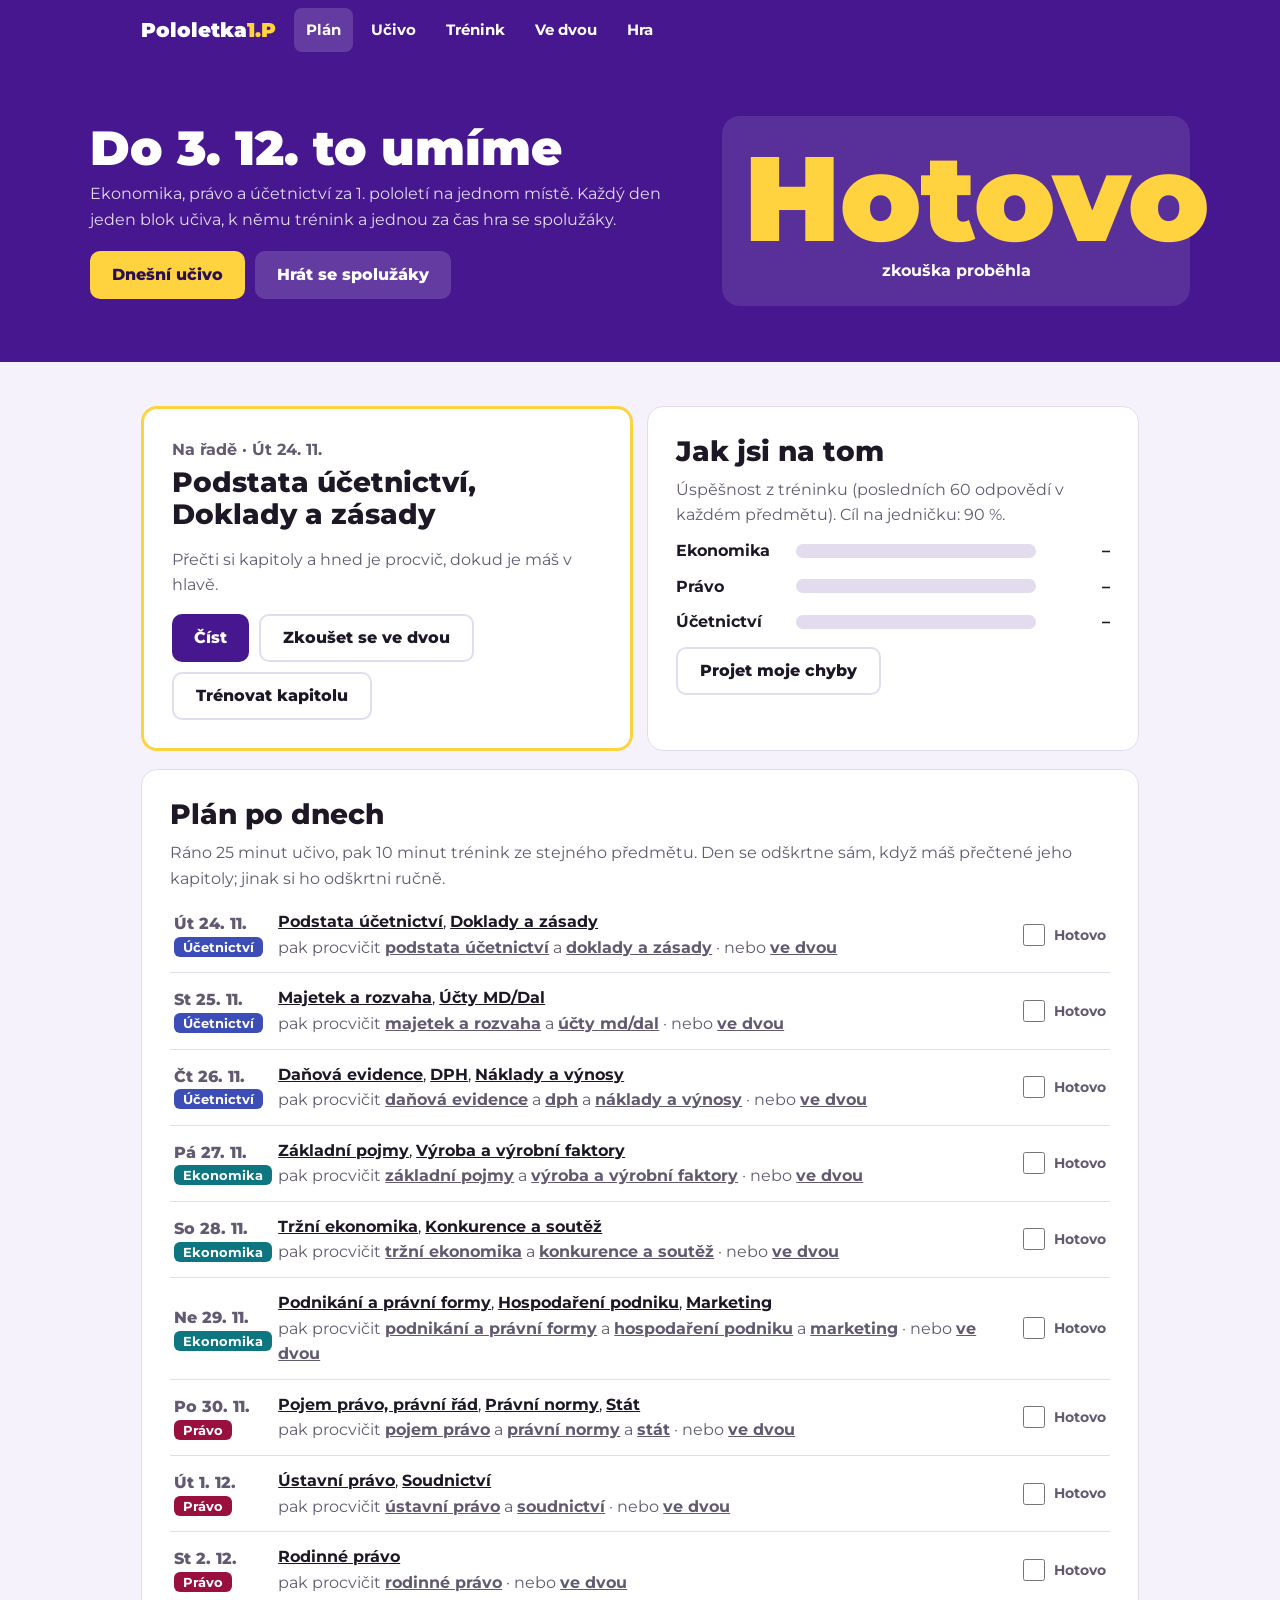
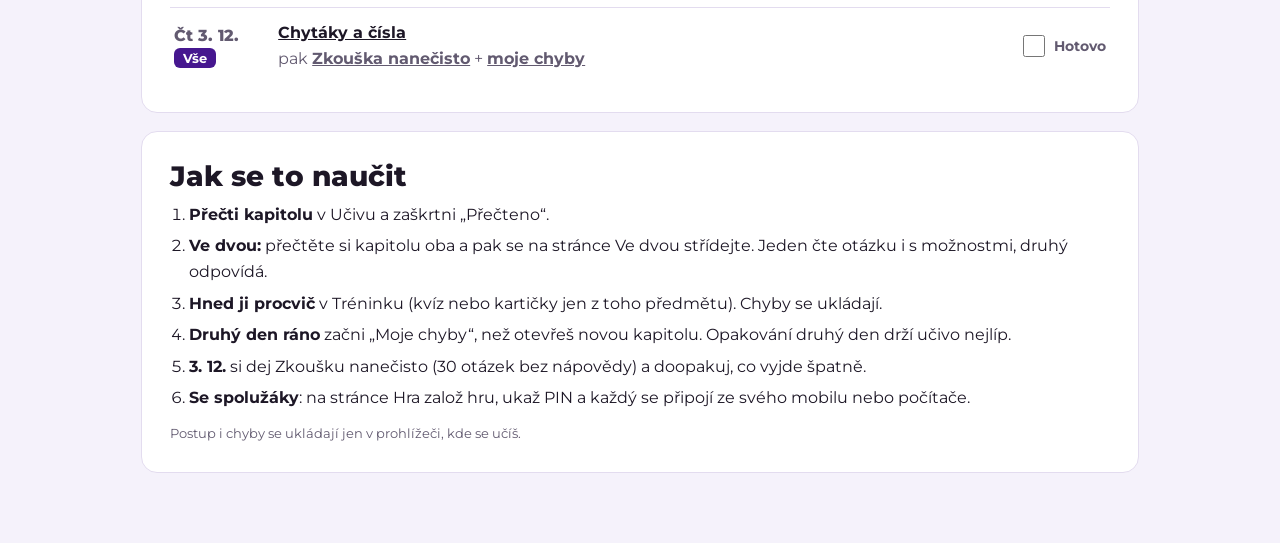
<file: index.html>
<!DOCTYPE html>
<html lang="cs"><head><meta charset="utf-8"><meta name="viewport" content="width=device-width,initial-scale=1">
<title>Pololetka 1.P – plán</title>
<link href="https://fonts.googleapis.com/css2?family=Montserrat:wght@400;600;700;800;900&display=swap" rel="stylesheet">
<link rel="stylesheet" href="style.css">
<style>
.hero{background:var(--brand);color:#fff;padding:clamp(24px,5vw,56px) max(4vw,14px)}
.hero .in{max-width:1100px;margin:0 auto;display:grid;grid-template-columns:minmax(0,1.3fr) minmax(0,1fr);gap:24px;align-items:center}
.hero h1{color:#fff}.hero p{opacity:.85;max-width:56ch;margin:0 0 18px}
.cd{background:rgba(255,255,255,.1);border-radius:18px;padding:22px;text-align:center}
.cd b{display:block;font-size:clamp(64px,12vw,120px);line-height:1;font-weight:900;color:var(--yel)}
.cd span{font-weight:700}
.today{border:3px solid var(--yel)}
.day{display:grid;grid-template-columns:92px minmax(0,1fr) auto;gap:12px;align-items:center;padding:12px 4px;border-bottom:1px solid var(--line)}
.day:last-child{border:0}
.day .d{font-weight:800}.day .d small{display:block;font-weight:600;color:var(--mut)}
.day .t a{font-weight:700}
.day.now{background:color-mix(in srgb,var(--yel) 22%,transparent);border-radius:10px;padding-inline:10px}
.day.past .d{color:var(--mut)}
.chk{display:flex;gap:6px;align-items:center;font-weight:700;font-size:14px;color:var(--mut);cursor:pointer;min-height:44px}
.chk input{width:22px;height:22px;accent-color:var(--ok)}
.stat{display:grid;grid-template-columns:110px minmax(0,1fr) 64px;gap:10px;align-items:center;margin:10px 0;font-weight:700}
.stat .prog{height:14px}
.how ol{padding-left:1.2em;margin:0}.how li{margin:6px 0}
@media(max-width:700px){.hero .in{grid-template-columns:1fr}.day{grid-template-columns:70px minmax(0,1fr)}.day .chk{grid-column:2}}
</style></head><body>
<header class="nav"><div class="in"><a class="logo" href="index.html">Pololetka<span>1.P</span></a><a class="l" href="index.html" aria-current="page">Plán</a><a class="l" href="ucivo.html">Učivo</a><a class="l" href="trenink.html">Trénink</a><a class="l" href="dvojice.html">Ve dvou</a><a class="l" href="hra.html">Hra</a></div></header>
<section class="hero"><div class="in">
 <div><h1>Do 3. 12. to umíme</h1><p>Ekonomika, právo a účetnictví za 1. pololetí na jednom místě. Každý den jeden blok učiva, k němu trénink a jednou za čas hra se spolužáky.</p>
 <div style="display:flex;gap:10px;flex-wrap:wrap"><a class="btn yel" id="goToday" href="ucivo.html">Dnešní učivo</a><a class="btn" style="background:rgba(255,255,255,.16)" href="hra.html">Hrát se spolužáky</a></div></div>
 <div class="cd"><b id="days">–</b><span id="dlabel">dní do zkoušky (4. 12.)</span></div>
</div></section>
<div class="wrap">
<div class="grid2" style="margin-bottom:18px">
 <div class="card today" id="todayCard"></div>
 <div class="card"><h2>Jak jsi na tom</h2><p class="mut" style="margin:0 0 6px">Úspěšnost z tréninku (posledních 60 odpovědí v každém předmětu). Cíl na jedničku: 90 %.</p><div id="stats"></div><p style="margin:12px 0 0"><a class="btn ghost" href="trenink.html#WRONG">Projet moje chyby</a></p></div>
</div>
<div class="card" style="margin-bottom:18px"><h2>Plán po dnech</h2><p class="mut" style="margin:0 0 6px">Ráno 25 minut učivo, pak 10 minut trénink ze stejného předmětu. Den se odškrtne sám, když máš přečtené jeho kapitoly; jinak si ho odškrtni ručně.</p><div id="plan"></div></div>
<div class="card how"><h2>Jak se to naučit</h2><ol>
<li><b>Přečti kapitolu</b> v Učivu a zaškrtni „Přečteno“.</li>
<li><b>Ve dvou:</b> přečtěte si kapitolu oba a pak se na stránce Ve dvou střídejte. Jeden čte otázku i s možnostmi, druhý odpovídá.</li>
<li><b>Hned ji procvič</b> v Tréninku (kvíz nebo kartičky jen z toho předmětu). Chyby se ukládají.</li>
<li><b>Druhý den ráno</b> začni „Moje chyby“, než otevřeš novou kapitolu. Opakování druhý den drží učivo nejlíp.</li>
<li><b>3. 12.</b> si dej Zkoušku nanečisto (30 otázek bez nápovědy) a doopakuj, co vyjde špatně.</li>
<li><b>Se spolužáky</b>: na stránce Hra založ hru, ukaž PIN a každý se připojí ze svého mobilu nebo počítače.</li>
</ol><p class="mut" style="font-size:13px;margin:12px 0 0">Postup i chyby se ukládají jen v prohlížeči, kde se učíš.</p></div>
</div>
<script>
{
const SEC={"eko-1":"Základní pojmy","eko-2":"Výroba a výrobní faktory","eko-3":"Tržní ekonomika","eko-4":"Konkurence a soutěž","eko-5":"Podnikání a právní formy","eko-6":"Hospodaření podniku","eko-7":"Marketing","pra-1":"Pojem právo, právní řád","pra-2":"Právní normy","pra-3":"Stát","pra-4":"Ústavní právo","pra-5":"Soudnictví","pra-6":"Rodinné právo","uce-1":"Podstata účetnictví","uce-2":"Doklady a zásady","uce-3":"Daňová evidence","uce-4":"Majetek a rozvaha","uce-5":"Účty MD/Dal","uce-6":"DPH","uce-7":"Náklady a výnosy","chy":"Chytáky a čísla"};
const PLAN=[
["2026-11-24","UCE",["uce-1","uce-2"]],["2026-11-25","UCE",["uce-4","uce-5"]],["2026-11-26","UCE",["uce-3","uce-6","uce-7"]],
["2026-11-27","EKO",["eko-1","eko-2"]],["2026-11-28","EKO",["eko-3","eko-4"]],["2026-11-29","EKO",["eko-5","eko-6","eko-7"]],
["2026-11-30","PRA",["pra-1","pra-2","pra-3"]],["2026-12-01","PRA",["pra-4","pra-5"]],["2026-12-02","PRA",["pra-6"]],
["2026-12-03","ALL",["chy"]]];
const NM={EKO:"Ekonomika",PRA:"Právo",UCE:"Účetnictví",ALL:"Vše"};
const get=(k,d)=>{try{return JSON.parse(localStorage.getItem(k))||d}catch(e){return d}};
const rd=get("pp_read",{}),man=get("pp_days",{}),stats=get("pp_stats",{});
const iso=d=>d.getFullYear()+"-"+String(d.getMonth()+1).padStart(2,"0")+"-"+String(d.getDate()).padStart(2,"0");
const today=iso(new Date());
const exam=new Date(2026,11,4),now=new Date();now.setHours(0,0,0,0);
const dd=Math.round((exam-now)/864e5);
document.getElementById("days").textContent=dd>0?dd:dd===0?"Dnes":"Hotovo";
if(dd===1)document.getElementById("dlabel").textContent="den do zkoušky (4. 12.)";else if(dd>=2&&dd<=4)document.getElementById("dlabel").textContent="dny do zkoušky (4. 12.)";else if(dd<=0)document.getElementById("dlabel").textContent=dd===0?"zkouška je dnes, hodně štěstí":"zkouška proběhla";
const fmt=s=>{const d=new Date(s+"T12:00");return ["Ne","Po","Út","St","Čt","Pá","So"][d.getDay()]+" "+d.getDate()+". "+(d.getMonth()+1)+"."};
const done=p=>!!man[p[0]]||p[2].every(s=>rd[s]);
function render(){
  document.getElementById("plan").innerHTML=PLAN.map(p=>{const cls=p[0]===today?"now":p[0]<today?"past":"";
    const tr=p[1]==="ALL"?'<a href="trenink.html#EXAM">Zkouška nanečisto</a> + <a href="trenink.html#WRONG">moje chyby</a>':'procvičit '+p[2].map(s=>'<a href="trenink.html#sec-'+s+'">'+SEC[s].split(",")[0].toLowerCase()+'</a>').join(" a ");
    return '<div class="day '+cls+'"><div class="d">'+fmt(p[0])+'<small><span class="pill '+p[1]+'" style="'+(p[1]==="ALL"?"background:var(--brand)":"")+'">'+NM[p[1]]+'</span></small></div><div class="t">'+p[2].map(s=>'<a href="ucivo.html#'+s+'">'+SEC[s]+'</a>'+(rd[s]?' ✓':'')).join(", ")+'<br><span class="mut">pak '+tr+(p[1]==="ALL"?'':' · nebo <a href="dvojice.html#'+p[2][0]+'">ve dvou</a>')+'</span></div><label class="chk"><input type="checkbox" data-d="'+p[0]+'" '+(done(p)?"checked":"")+'> Hotovo</label></div>'}).join("");
  let t=PLAN.find(p=>p[0]===today)||PLAN.find(p=>!done(p))||PLAN[PLAN.length-1];
  const first=t[2].find(s=>!rd[s])||t[2][0];
  document.getElementById("goToday").href="ucivo.html#"+first;
  document.getElementById("todayCard").innerHTML='<p class="mut" style="margin:0;font-weight:700">'+(t[0]===today?"Dnes":"Na řadě")+' · '+fmt(t[0])+'</p><h2 style="margin-top:4px">'+t[2].map(s=>SEC[s]).join(", ")+'</h2><p class="mut">'+(t[1]==="ALL"?"Velké opakování: zkouška nanečisto a pak jen chyby.":"Přečti si kapitoly a hned je procvič, dokud je máš v hlavě.")+'</p><div style="display:flex;gap:10px;flex-wrap:wrap"><a class="btn" href="ucivo.html#'+first+'">Číst</a><a class="btn ghost" href="dvojice.html#'+first+'">Zkoušet se ve dvou</a><a class="btn ghost" href="trenink.html#'+(t[1]==="ALL"?"EXAM":"sec-"+first)+'">Trénovat kapitolu</a></div>';
  document.getElementById("stats").innerHTML=["EKO","PRA","UCE"].map(s=>{const a=(stats[s]||[]).slice(-60),n=a.length,ok=a.filter(Boolean).length,p=n?Math.round(ok/n*100):0;
    return '<div class="stat"><span>'+NM[s]+'</span><div class="prog"><i style="width:'+p+'%;background:var(--'+s.toLowerCase()+')"></i></div><span style="text-align:right">'+(n?p+" %":"–")+'</span></div>'}).join("");
}
document.addEventListener("change",e=>{const b=e.target.closest("input[data-d]");if(!b)return;man[b.dataset.d]=b.checked;try{localStorage.setItem("pp_days",JSON.stringify(man))}catch(_){}render()});
render();
}
</script></body></html>
</file>
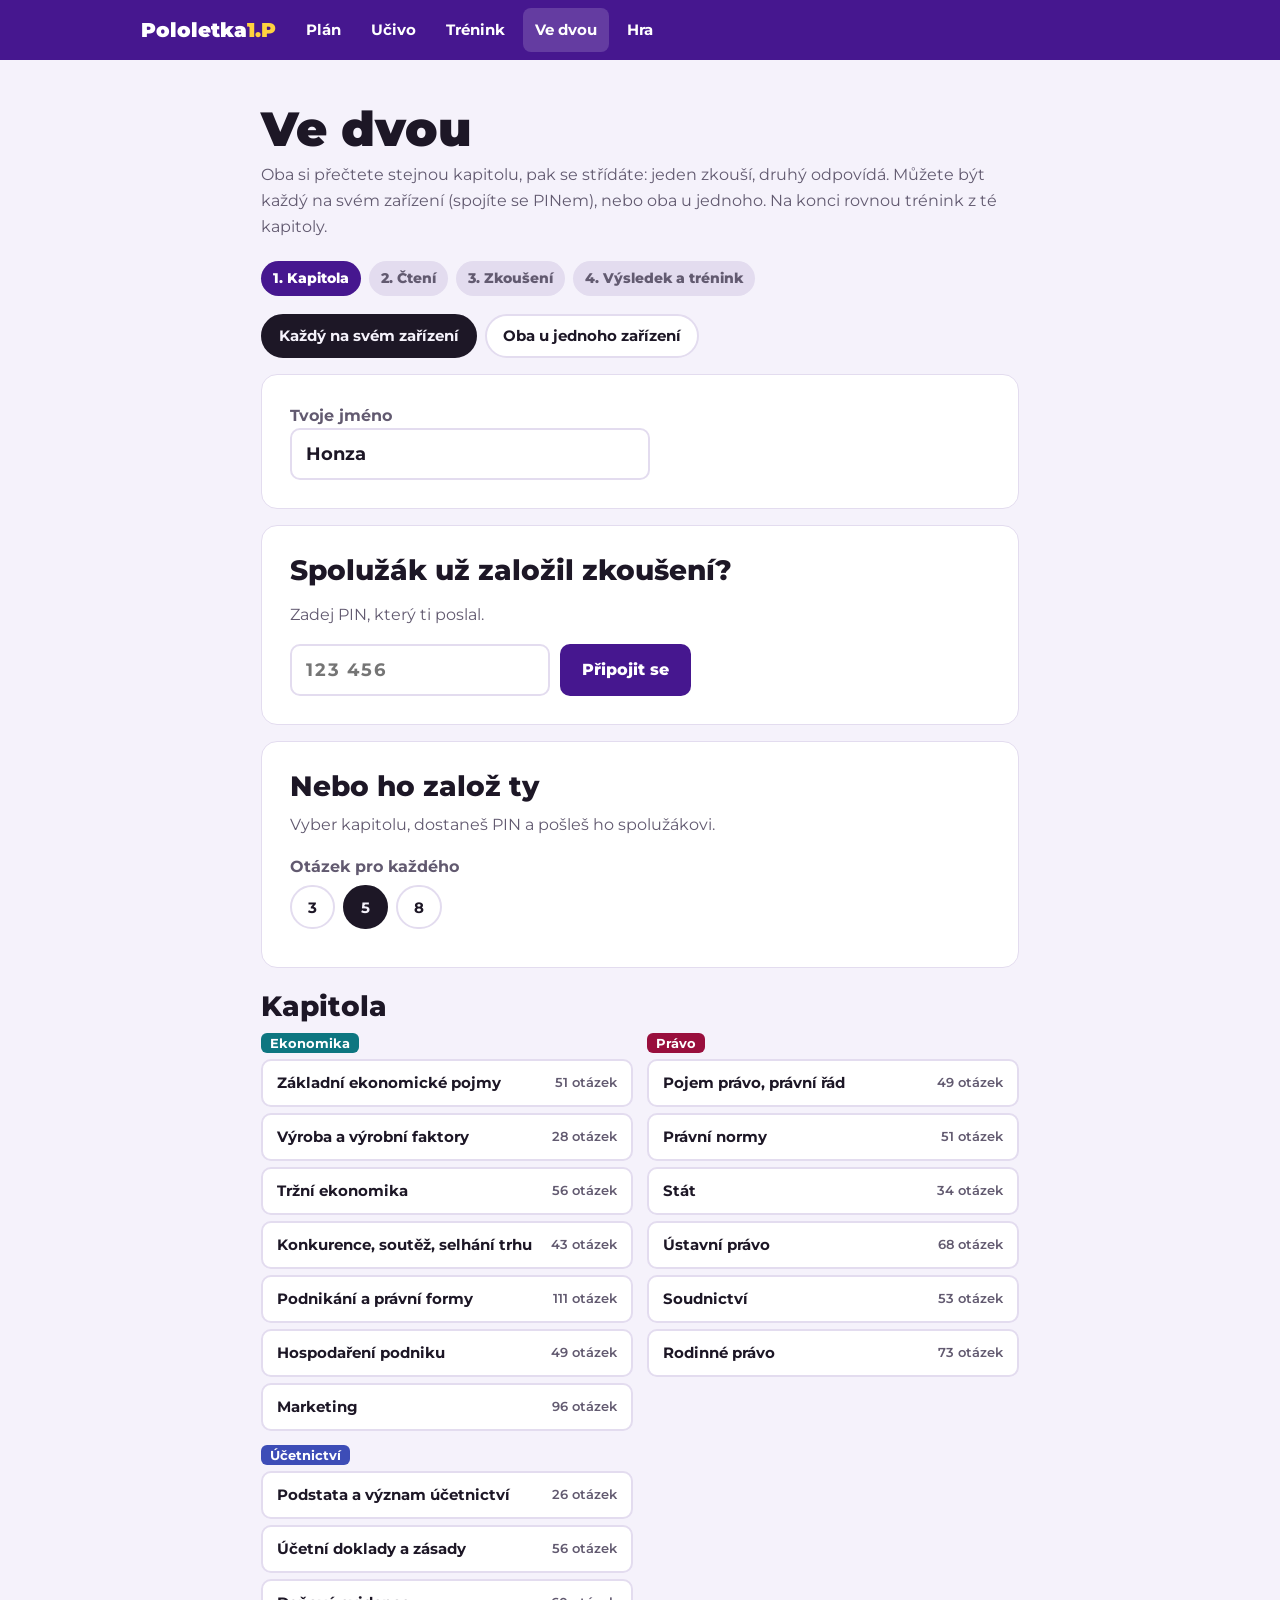
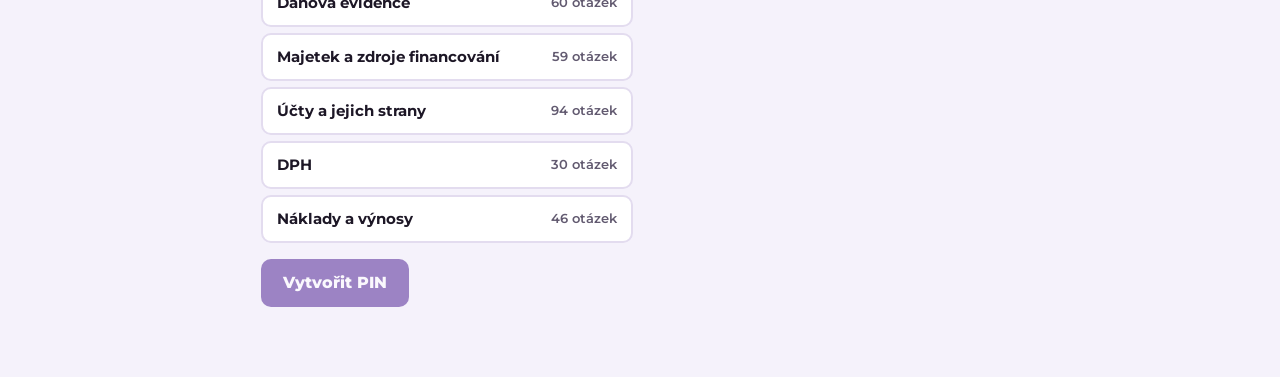
<file: dvojice.html>
<!DOCTYPE html>
<html lang="cs"><head><meta charset="utf-8"><meta name="viewport" content="width=device-width,initial-scale=1">
<title>Ve dvou – Pololetka 1.P</title>
<link href="https://fonts.googleapis.com/css2?family=Montserrat:wght@400;600;700;800;900&display=swap" rel="stylesheet">
<link rel="stylesheet" href="style.css">
<style>
.steps{display:flex;gap:8px;flex-wrap:wrap;margin:0 0 18px}
.steps span{font-weight:800;font-size:14px;padding:6px 12px;border-radius:999px;background:var(--line);color:var(--mut)}
.steps span.on{background:var(--brand);color:#fff}
.chs{display:grid;grid-template-columns:repeat(auto-fit,minmax(min(100%,300px),1fr));gap:14px}
.chs .g{display:flex;flex-direction:column;gap:6px}
.ch{display:flex;justify-content:space-between;gap:10px;align-items:center;text-align:left;font:700 15px Montserrat,sans-serif;min-height:48px;padding:8px 14px;border-radius:10px;border:2px solid var(--line);background:var(--card);color:var(--ink);cursor:pointer}
.ch small{color:var(--mut);font-weight:600;white-space:nowrap}
.ch[aria-pressed=true]{border-color:var(--brand);background:color-mix(in srgb,var(--brand) 10%,var(--card))}
.names{display:grid;grid-template-columns:1fr 1fr;gap:12px;max-width:560px}
.who{display:flex;align-items:center;gap:12px;font-weight:800;font-size:clamp(18px,3vw,24px);margin-bottom:12px;flex-wrap:wrap}
.who .arr{color:var(--mut)}
.badge{background:var(--brand);color:#fff;border-radius:10px;padding:6px 12px}
.badge.b2{background:#d89e00}
.q{font-size:clamp(20px,3.4vw,28px);font-weight:800;line-height:1.25;margin:4px 0 16px;text-wrap:balance}
.opts{display:grid;gap:10px}
.opt{display:flex;gap:12px;align-items:center;text-align:left;font:600 17px/1.35 Montserrat,sans-serif;min-height:56px;padding:10px 14px;border-radius:12px;border:2px solid var(--line);background:transparent;color:var(--ink);cursor:pointer}
.opt b{flex:none;width:32px;height:32px;border-radius:8px;display:grid;place-items:center;color:#fff;font-size:15px}
.opt:nth-child(1) b{background:#e21b3c}.opt:nth-child(2) b{background:#1368ce}.opt:nth-child(3) b{background:#d89e00}.opt:nth-child(4) b{background:#26890c}
.opt.ok{border-color:var(--ok);background:color-mix(in srgb,var(--ok) 14%,transparent)}
.opt.bad{border-color:var(--bad);background:color-mix(in srgb,var(--bad) 12%,transparent)}
.opt.peek{border-style:dashed;border-color:var(--ok)}
.tip{background:color-mix(in srgb,var(--yel) 28%,transparent);border-radius:12px;padding:12px 16px;font-weight:600;margin-bottom:14px}
.expl{margin-top:14px;padding:14px 16px;border-radius:12px;background:var(--bg)}
.row{display:flex;gap:10px;flex-wrap:wrap;align-items:center;margin-top:16px}
.score{display:grid;grid-template-columns:1fr 1fr;gap:12px}
.score div{background:var(--bg);border-radius:12px;padding:16px;text-align:center}
.score b{display:block;font-size:clamp(40px,8vw,64px);line-height:1;font-weight:900}
.miss{padding:10px 0;border-bottom:1px solid var(--line)}
.pinbig{font-size:clamp(44px,10vw,76px);font-weight:900;letter-spacing:.06em;line-height:1;margin:8px 0}
.joinrow{display:flex;gap:10px;flex-wrap:wrap}.joinrow input{flex:1;min-width:160px;max-width:260px;letter-spacing:.1em}
.stat{display:flex;gap:10px;flex-wrap:wrap;margin-top:12px}.stat span{font-weight:800;padding:6px 12px;border-radius:999px;background:var(--bg)}.stat span.on{background:color-mix(in srgb,var(--ok) 18%,transparent);color:var(--ok)}
.err{background:color-mix(in srgb,var(--bad) 14%,transparent);color:var(--bad);font-weight:700;border-radius:12px;padding:12px 16px;margin-bottom:12px}
.log div{display:flex;justify-content:space-between;gap:12px;flex-wrap:wrap;padding:8px 0;border-bottom:1px solid var(--line);font-weight:600}
.wait{color:var(--mut);font-weight:700;margin-top:12px}
@media(max-width:520px){.names{grid-template-columns:1fr}}
</style></head><body>
<header class="nav"><div class="in"><a class="logo" href="index.html">Pololetka<span>1.P</span></a><a class="l" href="index.html">Plán</a><a class="l" href="ucivo.html">Učivo</a><a class="l" href="trenink.html">Trénink</a><a class="l" href="dvojice.html" aria-current="page">Ve dvou</a><a class="l" href="hra.html">Hra</a></div></header>
<div class="wrap" style="max-width:860px">
<h1>Ve dvou</h1>
<p class="sub">Oba si přečtete stejnou kapitolu, pak se střídáte: jeden zkouší, druhý odpovídá. Můžete být každý na svém zařízení (spojíte se PINem), nebo oba u jednoho. Na konci rovnou trénink z té kapitoly.</p>
<div class="steps" id="steps"><span>1. Kapitola</span><span>2. Čtení</span><span>3. Zkoušení</span><span>4. Výsledek a trénink</span></div>
<div id="app"></div>
</div>
<script src="data.js"></script>
<script src="vendor/peerjs.min.js"></script>
<script src="net.js"></script>
<script>
{
const Q=window.Q,SECN=window.SECN;
const app=document.getElementById("app");
const esc=s=>String(s).replace(/[&<>"]/g,c=>({"&":"&amp;","<":"&lt;",">":"&gt;",'"':"&quot;"}[c]));
const shuf=a=>{a=a.slice();for(let i=a.length-1;i>0;i--){const j=Math.floor(Math.random()*(i+1));[a[i],a[j]]=[a[j],a[i]]}return a};
const store=(k,v)=>{try{if(v===undefined)return JSON.parse(localStorage.getItem(k));localStorage.setItem(k,JSON.stringify(v))}catch(e){return null}};
const NM={eko:"Ekonomika",pra:"Právo",uce:"Účetnictví"};
const PREFIX="pololetka1p-duo-";
let cfg=Object.assign({a:"Honza",b:"",me:"",sec:"",per:5,mode:"net"},store("duo_cfg")||{});
if(!cfg.me)cfg.me=cfg.a||"";
let G=null,O=null;
const step=n=>document.querySelectorAll("#steps span").forEach((s,i)=>s.classList.toggle("on",i===n-1));
const ok4=q=>!!q&&!Array.isArray(q[3])&&q[2].length===4; // ve dvou jen otázky se 4 možnostmi a jednou správnou
const count=sec=>Q.filter(q=>q[5]===sec&&ok4(q)).length;
const hist=store("duo_hist")||{};
const saveCfg=()=>store("duo_cfg",cfg);

/* ---------- společné ---------- */
// otázky pro kolo: [{k, p}] – index do Q a pořadí možností
function pickList(sec,per){
  const need=per*2,ids=Q.map((q,k)=>k).filter(k=>ok4(Q[k]));
  let list=shuf(ids.filter(k=>Q[k][5]===sec)).slice(0,need);
  if(list.length<need){const sub=sec.slice(0,3).toUpperCase();list=list.concat(shuf(ids.filter(k=>Q[k][0]===sub&&Q[k][5]!==sec)).slice(0,need-list.length))}
  return list.map(k=>({k,p:shuf([0,1,2,3])}));
}
function expand(it){
  const q=Q[it.k];if(!ok4(q))return null;
  const p=Array.isArray(it.p)&&it.p.length===4&&[0,1,2,3].every(n=>it.p.includes(n))?it.p:[0,1,2,3];
  return{k:it.k,s:q[0],q:q[1],o:p.map(i=>q[2][i]),c:p.indexOf(q[3]),e:q[4],sec:q[5]};
}
function recordMine(x,good){
  try{const S=store("pp_stats")||{};(S[x.s]=S[x.s]||[]).push(good?1:0);S[x.s]=S[x.s].slice(-200);store("pp_stats",S)}catch(e){}
  try{const w=new Set(store("pp_wrong")||[]);good?w.delete(x.k):w.add(x.k);store("pp_wrong",[...w])}catch(e){}
}
function logRound(sec,me,other,sm,so,n){
  hist[sec]=1;store("duo_hist",hist);
  const rd=store("pp_read")||{};rd[sec]=true;store("pp_read",rd);
  const L=store("duo_log")||[];L.push({d:Date.now(),sec,me,other,sm,so,n});store("duo_log",L.slice(-60));
}
function logHtml(){
  const L=(store("duo_log")||[]).slice(-8).reverse();
  if(!L.length)return"";
  return`<div class="card" style="margin-top:22px"><h2>Vaše poslední kola</h2><div class="log">${L.map(r=>{const d=new Date(r.d);return`<div><span>${d.getDate()}. ${d.getMonth()+1}. · ${esc(SECN[r.sec]||"")}</span><span>${esc(r.me)} ${r.sm}/${r.n} · ${esc(r.other)} ${r.so}/${r.n}</span></div>`}).join("")}</div></div>`;
}
function chapters(sel){
  return`<div class="chs" id="chs">${["eko","pra","uce"].map(g=>`<div class="g"><span class="pill ${g.toUpperCase()}" style="align-self:flex-start">${NM[g]}</span>${Object.keys(SECN).filter(k=>k.startsWith(g)).map(k=>`<button class="ch" data-sec="${k}" aria-pressed="${sel===k}"><span>${esc(SECN[k])}${hist[k]?' ✓':''}</span><small>${count(k)} otázek</small></button>`).join("")}</div>`).join("")}</div>`;
}
const perSeg=()=>`<div class="seg" id="per">${[3,5,8].map(n=>`<button data-n="${n}" aria-pressed="${cfg.per===n}">${n}</button>`).join("")}</div>`;
const modeBar=()=>`<div class="seg" id="mode" style="margin-bottom:16px"><button data-m="net" aria-pressed="${cfg.mode==="net"}">Každý na svém zařízení</button><button data-m="one" aria-pressed="${cfg.mode==="one"}">Oba u jednoho zařízení</button></div>`;
function bindMode(){app.querySelector("#mode").onclick=e=>{const b=e.target.closest("button");if(b){stopNet();cfg.mode=b.dataset.m;saveCfg();setup()}}}
function setup(){cfg.mode==="one"?setupOne():setupNet()}

/* ---------- ONLINE: každý na svém zařízení ---------- */
function stopNet(){if(O){O.closing=true;try{O.peer&&O.peer.destroy()}catch(e){}}O=null;wake(false)}
function setupNet(pin,msg){
  step(1);
  app.innerHTML=modeBar()+`<div class="card"><label class="mut" for="me" style="font-weight:700">Tvoje jméno</label><input type="text" id="me" value="${esc(cfg.me)}" maxlength="20" placeholder="Honza" style="max-width:360px;display:block"></div>
  <div class="card" style="margin-top:16px"><h2>Spolužák už založil zkoušení?</h2>${msg?`<div class="err">${esc(msg)}</div>`:""}<p class="mut">Zadej PIN, který ti poslal.</p><form class="joinrow" id="jf"><input type="text" id="pin" inputmode="numeric" maxlength="7" placeholder="123 456" value="${esc(pin||"")}" autocomplete="off"><button class="btn">Připojit se</button></form></div>
  <div class="card" style="margin-top:16px"><h2>Nebo ho založ ty</h2><p class="mut" style="margin-top:0">Vyber kapitolu, dostaneš PIN a pošleš ho spolužákovi.</p><p class="mut" style="font-weight:700;margin:12px 0 6px">Otázek pro každého</p>${perSeg()}</div>
  <h2 style="margin-top:22px">Kapitola</h2>${chapters(cfg.sec)}
  <div class="row"><button class="btn" id="go" ${cfg.sec?"":"disabled style='opacity:.5'"}>Vytvořit PIN${cfg.sec?": "+esc(SECN[cfg.sec]):""}</button></div>${logHtml()}`;
  bindMode();
  const keep=()=>{cfg.me=app.querySelector("#me").value.trim();saveCfg()};
  app.querySelector("#per").onclick=e=>{const b=e.target.closest("button");if(b){keep();cfg.per=+b.dataset.n;saveCfg();setupNet(app.querySelector("#pin").value)}};
  app.querySelector("#chs").onclick=e=>{const b=e.target.closest(".ch");if(b){keep();cfg.sec=b.dataset.sec;saveCfg();setupNet(app.querySelector("#pin").value);app.querySelector("#go").scrollIntoView({block:"center"})}};
  const needName=()=>{keep();if(!cfg.me){const i=app.querySelector("#me");i.focus();i.style.borderColor="var(--bad)";return true}};
  app.querySelector("#go").onclick=()=>{if(needName())return;hostOpen(0)};
  app.querySelector("#jf").onsubmit=e=>{e.preventDefault();const p=app.querySelector("#pin").value.replace(/\D/g,"");if(needName())return;if(p.length!==6)return setupNet(p,"PIN má 6 číslic.");joinNet(p)};
  if(pin)app.querySelector(cfg.me?"#pin":"#me").focus();
}
function waitCard(t,sub){app.innerHTML=`<div class="card"><h2>${t}</h2><p class="mut">${sub||""}</p></div>`}
function netErr(m,pin){stopNet();setupNet(pin||"",m)}
function hostOpen(tries){
  stopNet();const pin=String(100000+Math.floor(Math.random()*900000));
  waitCard("Vytvářím PIN…","Připojuji se k serveru.");
  const peer=new Peer(PREFIX+pin,window.PEER_OPTS||{});
  O={role:"host",me:cfg.me,pin,sec:cfg.sec,per:cfg.per,ready:{},peer};
  const me=O;wake(true);
  keepAlive(peer,st=>{if(O!==me)return;me.srv=st;const e=document.getElementById("srv");if(e)srvLine(e)});
  peer.on("open",()=>{if(O!==me)return;if(!me.opened){me.opened=true;hostWait()}});
  peer.on("error",err=>{if(O!==me)return;
    if(err.type==="unavailable-id"){if(!me.opened&&tries<3)return hostOpen(tries+1);if(me.opened)return;}
    if(isNetErr(err)&&me.opened)return; // výpadek – keepAlive se připojí znovu se stejným PINem
    if(err.type==="peer-unavailable")return;
    if(me.conn&&me.conn.open)return;
    netErr("PIN se nepodařilo vytvořit ("+(err.type||err)+"). Zkontroluj internet a zkus to znovu.")});
  const accept=conn=>{
    if(O!==me)return;
    conn.on("data",d=>{
      if(O!==me)return;
      if(d&&d.t==="join"){
        if(me.conn&&me.conn!==conn&&me.conn.open&&me.conn.peer!==conn.peer){try{conn.send({t:"full"})}catch(e){}setTimeout(()=>{try{conn.close()}catch(e){}},400);return}
        const old=me.conn;me.conn=conn;if(old&&old!==conn)try{old.close()}catch(e){}
      }
      if(me.conn===conn)onData(d);
    });
    conn.on("close",()=>{if(O===me&&me.conn===conn)lost()});
  };
  peer.on("connection",accept);relayListen(peer,accept);
}
const duoLink=()=>location.origin+location.pathname+"#duo-"+O.pin;
function hostWait(){
  step(1);
  app.innerHTML=`<div class="card" style="text-align:center"><p class="mut" style="font-weight:700;margin:0">Pošli spolužákovi PIN</p><div class="pinbig">${O.pin.slice(0,3)} ${O.pin.slice(3)}</div>
  <p class="mut" style="word-break:break-all">nebo odkaz: <b>${esc(duoLink())}</b></p><div class="row" style="justify-content:center"><button class="btn ghost" id="cp">Zkopírovat odkaz</button><button class="btn ghost" id="x">Zrušit</button></div>
  <p class="wait">Kapitola: ${esc(SECN[O.sec])} · ${O.per} otázek pro každého<br>Čekám, až se spolužák připojí…</p><p class="wait" id="srv" style="margin-top:6px"></p>
  <div class="tip" style="margin-top:14px;text-align:left">Po odeslání PINu se sem hned vrať a nech stránku otevřenou na obrazovce. Když je stránka schovaná, telefon ji uspí a spolužák tě nenajde.</div></div>`;
  srvLine(app.querySelector("#srv"));
  app.querySelector("#cp").onclick=async e=>{try{await navigator.clipboard.writeText(duoLink());e.target.textContent="Zkopírováno"}catch(_){e.target.textContent="Zkopíruj odkaz ručně"}};
  app.querySelector("#x").onclick=()=>{stopNet();setupNet()};
}
function srvLine(e){const ok=!O||O.srv!=="reconnect";e.textContent=ok?"● Spojení se serverem je v pořádku":"● Obnovuji spojení se serverem… (PIN zůstává stejný)";e.style.color=ok?"var(--ok)":"var(--bad)"}
function joinNet(pin){
  stopNet();
  const peer=new Peer(window.PEER_OPTS||{});
  O={role:"guest",me:cfg.me,pin,ready:{},peer};const me=O;let tries=0,ct=null;wake(true);
  keepAlive(peer);
  const MAX=8;
  const show=()=>waitCard("Připojuji se…",`Hledám zkoušení s PINem ${pin.slice(0,3)} ${pin.slice(3)}${tries>1?` · pokus ${tries} z ${MAX}`:""}.<br>Ten, kdo PIN vytvořil, musí mít stránku Ve dvou otevřenou na obrazovce.`);
  const fail=m=>{if(O===me&&!me.ok){clearTimeout(ct);netErr(m,pin)}};
  const attempt=()=>{
    if(O!==me||me.ok)return;
    if(peer.disconnected||!peer.open){setTimeout(attempt,1000);return}
    tries++;show();
    try{me.conn&&me.conn.close()}catch(e){}
    const c=connectAny(peer,PREFIX+pin,4000);me.conn=c;
    c.on("open",()=>c.send({t:"join",name:me.me}));
    c.on("data",d=>{if(O===me&&me.conn===c){clearTimeout(ct);onData(d)}});
    c.on("close",()=>{if(O===me&&me.conn===c&&me.ok)lost()});
    clearTimeout(ct);
    ct=setTimeout(()=>{if(O!==me||me.ok)return;tries<MAX?attempt():fail("PIN existuje, ale spojení mezi vašimi zařízeními se nepodařilo navázat. Zkuste být oba na stejné wifi, nebo ať jeden vypne wifi a jede přes mobilní data.")},9000);
  };
  show();
  peer.on("open",()=>{if(!me.started){me.started=true;attempt()}});
  peer.on("error",err=>{
    if(O!==me)return;
    if(err.type==="peer-unavailable"){
      if(me.ok)return;clearTimeout(ct);
      if(tries<MAX)return void setTimeout(attempt,2500);
      return fail("Zkoušení s tímhle PINem teď nikdo nemá otevřené. Zkontroluj PIN a ať se ten, kdo ho vytvořil, vrátí na stránku Ve dvou (nesmí ji zavřít ani mít schovanou). Pak to zkus znovu.");
    }
    if(isNetErr(err))return; // keepAlive se připojí znovu
    if(!me.ok)fail("Chyba spojení ("+(err.type||err)+").");else lost();
  });
}
function lost(){
  if(!O||O.closing)return;const done=O.finished,other=O.other||"Spolužák";stopNet();step(0);
  app.innerHTML=`<div class="card"><h2>Spojení se přerušilo</h2><p>${esc(other)} se odpojil${done?". Výsledek kola už máte oba uložený.":". Odpovědi, které jsi stihl, máš uložené ve statistikách a v chybách."}</p><div class="row"><button class="btn" id="b">Zpět na začátek</button></div></div>`;
  app.querySelector("#b").onclick=()=>setupNet();
}
const tx=m=>{try{O&&O.conn&&O.conn.open&&O.conn.send(m)}catch(e){}};
setInterval(()=>{if(!O||!O.ok||O.closing)return;tx({t:"ping"});if(document.visibilityState==="visible"&&Date.now()-(O.last||Date.now())>25000)lost()},4000);
document.addEventListener("visibilitychange",()=>{if(document.visibilityState==="visible"&&O&&O.ok){O.last=Date.now();tx({t:"ping"})}});
function onData(d){
  if(!d||typeof d!=="object")return;
  O.last=Date.now();
  if(d.t==="ping")return;
  if(d.t==="bye"){O.ok=true;return lost()}
  const host=O.role==="host";
  if(host&&d.t==="join"){
    let n=String(d.name||"Spolužák").trim().slice(0,20)||"Spolužák";if(n===O.me)n+=" 2";
    const again=O.ok&&O.other===n;O.other=n;O.ok=true;O.last=Date.now();sendCfg();if(!again||O.view!=="read")netRead();
  }else if(!host&&d.t==="full"){netErr("V tomhle zkoušení už jsou dva.",O.pin)}
  else if(!host&&d.t==="cfg"){
    if(!SECN[d.sec])return;O.ok=true;O.other=String(d.name||"Spolužák").slice(0,20);O.sec=d.sec;O.per=[3,5,8].includes(d.per)?d.per:5;O.ready={};O.finished=false;netRead();
  }else if(d.t==="ready"){O.ready.other=true;if(host)maybeStart();if(O.view==="read")readStatus()}
  else if(!host&&d.t==="qs"&&Array.isArray(d.qs)){
    const qs=d.qs.slice(0,16).map(expand).filter(Boolean);if(!qs.length)return;
    beginRound(qs);
  }else if(host&&d.t==="ans"&&d.i===O.i){hostAnswer(+d.j)}
  else if(!host&&d.t==="res"&&d.i===O.i&&O.res[O.i]===undefined){O.res[O.i]=+d.j;netJudge(+d.j)}
  else if(host&&d.t==="next"&&d.i===O.i&&O.res[O.i]!==undefined){advance()}
  else if(!host&&d.t==="go"&&d.i===O.i+1){O.i=d.i;O.i>=O.qs.length?netResult():netAsk()}
  else if(!host&&d.t==="pick"){O.view="pick";step(1);waitCard(esc(O.other)+" vybírá další kapitolu…","Jakmile vybere, objeví se ti tady.")}
}
function sendCfg(){tx({t:"cfg",name:O.me,sec:O.sec,per:O.per})}
function netRead(){
  step(2);O.view="read";O.ready={};
  app.innerHTML=`<div class="card"><p class="mut" style="font-weight:700;margin:0">Spojeno: ${esc(O.me)} a ${esc(O.other)}</p><h2>${esc(SECN[O.sec])}</h2>
  <p>Každý si teď kapitolu přečte na svém zařízení. Počítejte 10–15 minut a dávejte pozor na čísla, výčty a rozdíly mezi pojmy. Zkoušení začne, až budete připravení oba.</p>
  <div class="row"><a class="btn ghost" href="ucivo.html#${O.sec}" target="_blank" rel="noopener">Otevřít kapitolu v nové záložce</a><button class="btn" id="go">Mám přečteno</button></div>
  <div class="stat" id="st"></div>${O.role==="host"?`<div class="row"><button class="btn ghost" id="pk">Změnit kapitolu</button></div>`:""}</div>`;
  readStatus();
  app.querySelector("#go").onclick=()=>{O.ready.me=true;tx({t:"ready"});readStatus();if(O.role==="host")maybeStart()};
  const pk=app.querySelector("#pk");if(pk)pk.onclick=netPick;
}
function readStatus(){
  const st=app.querySelector("#st");if(!st)return;
  st.innerHTML=`<span class="${O.ready.me?"on":""}">${esc(O.me)}: ${O.ready.me?"připraven ✓":"čte"}</span><span class="${O.ready.other?"on":""}">${esc(O.other)}: ${O.ready.other?"připraven ✓":"čte"}</span>`;
  const b=app.querySelector("#go");if(b&&O.ready.me){b.disabled=true;b.style.opacity=.5;b.textContent=O.ready.other?"Začínáme…":"Čekám na druhého…"}
}
function maybeStart(){if(O.ready.me&&O.ready.other)hostRound()}
function hostRound(){const items=pickList(O.sec,O.per);tx({t:"qs",qs:items});beginRound(items.map(expand))}
function beginRound(qs){O.qs=qs;O.i=0;O.sc=[0,0];O.miss=[];O.res={};O.finished=false;netAsk()}
// sudé otázky odpovídá host? Ne: sudé zkouší host a odpovídá host-guest => odpovídá guest
const iAnswer=()=>(O.role==="host")===(O.i%2===1);
function netAsk(){
  step(3);O.view="q";
  const x=O.qs[O.i],mine=iAnswer(),ex=mine?O.other:O.me,an=mine?O.me:O.other;
  app.innerHTML=`<div class="card"><div class="who"><span class="badge ${mine?"b2":""}">${esc(ex)}</span><span class="arr">zkouší</span><span class="badge ${mine?"":"b2"}">${esc(an)}</span><span class="mut" style="margin-left:auto;font-size:15px">${O.i+1} / ${O.qs.length}</span></div>
  <div class="tip">${mine?`Odpovídáš ty. Ťukni na odpověď, ${esc(O.other)} hned uvidí, co jsi vybral.`:`Zkoušíš ty. Přečti otázku nahlas, nebo jen počkej. ${esc(O.other)} odpovídá na svém zařízení. Správná odpověď je označená zeleně jen u tebe; když odpoví nahlas, můžeš ťuknout za něj.`}${x.sec!==O.sec?" (Otázka z jiné kapitoly stejného předmětu.)":""}</div>
  <p class="q">${esc(x.q)}</p><div class="opts">${x.o.map((o,j)=>`<button class="opt${!mine&&j===x.c?" peek":""}" data-j="${j}"><b>${"ABCD"[j]}</b><span>${esc(o)}</span></button>`).join("")}</div>
  <div class="row" id="act"><button class="btn ghost" id="idk">${mine?"Nevím":"Neví"}</button>${mine?"":`<span class="wait" style="margin:0">Čekám, až odpoví…</span>`}</div></div>`;
  const pick=j=>{if(O.res[O.i]!==undefined||O.sent===O.i)return;
    if(O.role==="host")return hostAnswer(j);
    O.sent=O.i;tx({t:"ans",i:O.i,j});app.querySelectorAll(".opt").forEach((b,k)=>{b.disabled=true;if(k===j)b.style.borderColor="var(--ink)"});
    app.querySelector("#act").innerHTML=`<span class="wait" style="margin:0">Odesláno…</span>`};
  app.querySelector("#idk").onclick=()=>pick(-1);
  app.querySelector(".opts").onclick=e=>{const b=e.target.closest(".opt");if(b)pick(+b.dataset.j)};
}
function hostAnswer(j){if(O.res[O.i]!==undefined||!(j>=-1&&j<=3))return;O.res[O.i]=j;tx({t:"res",i:O.i,j});netJudge(j)}
function netJudge(j){
  const x=O.qs[O.i],mine=iAnswer(),an=mine?O.me:O.other,good=j===x.c,idx=mine?0:1; // sc[0]=já, sc[1]=druhý
  if(good)O.sc[idx]++;else O.miss.push({who:an,x,j});
  if(mine)recordMine(x,good);
  app.querySelectorAll(".opt").forEach((b,k)=>{b.disabled=true;b.classList.remove("peek");b.style.borderColor="";if(k===x.c)b.classList.add("ok");else if(k===j)b.classList.add("bad")});
  const last=O.i===O.qs.length-1;
  app.querySelector("#act").outerHTML=`<div class="expl"><strong style="color:${good?"var(--ok)":"var(--bad)"}">${good?(mine?"Správně!":esc(an)+" má pravdu."):(j<0?(mine?"Nevěděl jsi. ":esc(an)+" nevěděl. "):"")+(good?"":"Správně je "+"ABCD"[x.c]+": "+esc(x.o[x.c]))}</strong><br>${esc(x.e)}</div>
  <div class="row" id="act"><button class="btn" id="nx">${last?"Výsledek":"Další otázka"}</button><span class="mut" style="font-weight:600">Stačí, když klikne jeden z vás.</span></div>`;
  const b=app.querySelector("#nx");b.focus();
  b.onclick=()=>{if(O.role==="host")advance();else{tx({t:"next",i:O.i});b.disabled=true;b.style.opacity=.5}};
}
function advance(){O.i++;tx({t:"go",i:O.i});O.i>=O.qs.length?netResult():netAsk()}
function netResult(){
  step(4);O.view="res";O.finished=true;
  const n=O.qs.length/2;
  logRound(O.sec,O.me,O.other,O.sc[0],O.sc[1],n);
  const host=O.role==="host";
  app.innerHTML=`<div class="card"><h2>${esc(SECN[O.sec])}: výsledek</h2><div class="score"><div><span class="mut" style="font-weight:700">${esc(O.me)}</span><b>${O.sc[0]}/${n}</b></div><div><span class="mut" style="font-weight:700">${esc(O.other)}</span><b>${O.sc[1]}/${n}</b></div></div>
  ${missHtml(O.miss)}
  <p style="margin-top:18px">Výsledek je uložený u vás obou. Tvoje chyby máš v tréninku pod <b>Moje chyby</b>, teď to hned protrénujte každý na svém.</p>
  <div class="row"><a class="btn" href="trenink.html#sec-${O.sec}">Protrénovat kapitolu</a>${host?`<button class="btn ghost" id="again">Znovu jiné otázky</button><button class="btn ghost" id="other">Jiná kapitola</button>`:""}<button class="btn ghost" id="end">Ukončit</button></div>
  ${host?"":`<p class="wait">Další kolo spouští ${esc(O.other)}, zůstaň na téhle stránce.</p>`}</div>`;
  if(host){app.querySelector("#again").onclick=hostRound;app.querySelector("#other").onclick=netPick}
  app.querySelector("#end").onclick=()=>{stopNet();setupNet()};
}
function missHtml(miss){
  return miss.length?`<h2 style="margin-top:20px">Na tohle se podívejte znovu</h2>${miss.map(m=>`<div class="miss"><b>${esc(m.x.q)}</b><br><span class="mut">${esc(m.who)}:</span> <span style="color:var(--bad)">${m.j<0?"nevěděl":esc(m.x.o[m.j])}</span> · <span style="color:var(--ok)">správně ${esc(m.x.o[m.x.c])}</span><br><span class="mut">${esc(m.x.e)}</span></div>`).join("")}`:`<p style="margin-top:16px;font-weight:700">Bez chyby, výborně.</p>`;
}
function netPick(){
  step(1);O.view="pick";tx({t:"pick"});
  app.innerHTML=`<h2>Vyber kapitolu pro vás oba</h2><p class="mut">${esc(O.other)} zatím čeká.</p><p class="mut" style="font-weight:700;margin:12px 0 6px">Otázek pro každého</p>${perSeg()}${chapters(O.sec)}`;
  app.querySelector("#per").onclick=e=>{const b=e.target.closest("button");if(b){cfg.per=O.per=+b.dataset.n;saveCfg();netPick()}};
  app.querySelector("#chs").onclick=e=>{const b=e.target.closest(".ch");if(b){O.sec=cfg.sec=b.dataset.sec;saveCfg();sendCfg();netRead()}};
}

/* ---------- OBA U JEDNOHO ZAŘÍZENÍ ---------- */
function setupOne(){
  step(1);
  app.innerHTML=modeBar()+`<div class="card"><h2>Kdo hraje</h2><div class="names"><div><label class="mut" for="na" style="font-weight:700">První</label><input type="text" id="na" value="${esc(cfg.a)}" maxlength="20"></div><div><label class="mut" for="nb" style="font-weight:700">Druhý</label><input type="text" id="nb" value="${esc(cfg.b)}" maxlength="20" placeholder="Spolužák"></div></div>
  <p class="mut" style="font-weight:700;margin:16px 0 6px">Otázek pro každého</p>${perSeg()}</div>
  <h2 style="margin-top:22px">Vyberte kapitolu</h2>${chapters(cfg.sec)}
  <div class="row"><button class="btn" id="go" ${cfg.sec?"":"disabled style='opacity:.5'"}>Pokračovat${cfg.sec?": "+esc(SECN[cfg.sec]):""}</button></div>${logHtml()}`;
  bindMode();
  const keep=()=>{cfg.a=app.querySelector("#na").value.trim()||"Hráč 1";cfg.b=app.querySelector("#nb").value.trim()||"Hráč 2";saveCfg()};
  app.querySelector("#per").onclick=e=>{const b=e.target.closest("button");if(b){keep();cfg.per=+b.dataset.n;saveCfg();setupOne()}};
  app.querySelector("#chs").onclick=e=>{const b=e.target.closest(".ch");if(b){keep();cfg.sec=b.dataset.sec;saveCfg();setupOne();app.querySelector("#go").scrollIntoView({block:"center"})}};
  app.querySelector("#go").onclick=()=>{keep();read()};
}
function read(){
  step(2);
  app.innerHTML=`<div class="card"><p class="mut" style="font-weight:700;margin:0">Kapitola</p><h2>${esc(SECN[cfg.sec])}</h2>
  <p>Oba si teď kapitolu přečtěte, klidně jeden předčítá nahlas. Počítejte 10–15 minut a dávejte pozor na čísla, výčty a rozdíly mezi pojmy, na to se ptají otázky.</p>
  <div class="row"><a class="btn ghost" href="ucivo.html#${cfg.sec}" target="_blank" rel="noopener">Otevřít kapitolu v nové záložce</a><button class="btn" id="go">Máme přečteno, jdeme zkoušet</button></div>
  <div class="row"><button class="btn ghost" id="back">Zpět na výběr</button></div></div>`;
  app.querySelector("#go").onclick=start;app.querySelector("#back").onclick=setup;
}
function start(){G={qs:pickList(cfg.sec,cfg.per).map(expand),i:0,sc:[0,0],miss:[]};ask()}
function ask(){
  step(3);
  const x=G.qs[G.i],turn=G.i%2,ex=turn===0?cfg.a:cfg.b,an=turn===0?cfg.b:cfg.a;
  app.innerHTML=`<div class="card"><div class="who"><span class="badge ${turn?"b2":""}">${esc(ex)}</span><span class="arr">zkouší</span><span class="badge ${turn?"":"b2"}">${esc(an)}</span><span class="mut" style="margin-left:auto;font-size:15px">${G.i+1} / ${G.qs.length}</span></div>
  <div class="tip">${esc(ex)}, přečti otázku i všechny čtyři možnosti nahlas. ${esc(an)} odpoví a ty ťukni na možnost, kterou řekl${x.sec!==cfg.sec?" (otázka z jiné kapitoly stejného předmětu)":""}.</div>
  <p class="q">${esc(x.q)}</p><div class="opts">${x.o.map((o,j)=>`<button class="opt" data-j="${j}"><b>${"ABCD"[j]}</b><span>${esc(o)}</span></button>`).join("")}</div>
  <div class="row"><button class="btn ghost" id="peek">Ukázat správnou jen mně</button><button class="btn ghost" id="idk">Neví</button></div></div>`;
  app.querySelector("#peek").onclick=e=>{const b=app.querySelectorAll(".opt")[x.c];b.classList.toggle("peek");e.target.textContent=b.classList.contains("peek")?"Skrýt správnou":"Ukázat správnou jen mně"};
  app.querySelector("#idk").onclick=()=>judge(-1);
  app.querySelector(".opts").onclick=e=>{const b=e.target.closest(".opt");if(b)judge(+b.dataset.j)};
}
function judge(j){
  const x=G.qs[G.i],turn=G.i%2,an=turn===0?cfg.b:cfg.a,good=j===x.c;
  if(good)G.sc[1-turn]++;else G.miss.push({who:an,x,j});
  app.querySelectorAll(".opt").forEach((b,k)=>{b.disabled=true;b.classList.remove("peek");if(k===x.c)b.classList.add("ok");else if(k===j)b.classList.add("bad")});
  const last=G.i===G.qs.length-1,nx=G.i%2===0?cfg.b:cfg.a;
  app.querySelector(".row").outerHTML=`<div class="expl"><strong style="color:${good?"var(--ok)":"var(--bad)"}">${good?esc(an)+" má pravdu.":"Správně je "+"ABCD"[x.c]+": "+esc(x.o[x.c])}</strong><br>${esc(x.e)}</div>
  <div class="row"><button class="btn" id="nx">${last?"Výsledek":"Další: zkouší "+esc(nx)}</button></div>`;
  const b=app.querySelector("#nx");b.focus();b.onclick=()=>{G.i++;G.i>=G.qs.length?result():ask()};
}
function result(){
  step(4);const n=G.qs.length/2;
  logRound(cfg.sec,cfg.a,cfg.b,G.sc[0],G.sc[1],n);
  app.innerHTML=`<div class="card"><h2>${esc(SECN[cfg.sec])}: výsledek</h2><div class="score"><div><span class="mut" style="font-weight:700">${esc(cfg.a)}</span><b>${G.sc[0]}/${n}</b></div><div><span class="mut" style="font-weight:700">${esc(cfg.b)}</span><b>${G.sc[1]}/${n}</b></div></div>
  ${missHtml(G.miss)}
  <p style="margin-top:18px">Teď to hned protrénujte: každý si dá kvíz z téhle kapitoly na svém zařízení, nebo si spolu zahrajte hru.</p>
  <div class="row"><a class="btn" href="trenink.html#sec-${cfg.sec}">Protrénovat kapitolu</a><a class="btn ghost" href="hra.html">Zahrát hru</a><button class="btn ghost" id="again">Znovu jiné otázky</button><button class="btn ghost" id="other">Jiná kapitola</button></div></div>`;
  app.querySelector("#again").onclick=start;app.querySelector("#other").onclick=setup;
}

/* ---------- start ---------- */
function route(){
  const h=location.hash.slice(1),m=h.match(/^duo-(\d{6})$/);
  if(m){stopNet();cfg.mode="net";saveCfg();return setupNet(m[1])}
  if(SECN[h]){cfg.sec=h;saveCfg()}
  if(O)return;setup();
}
route();
window.addEventListener("hashchange",route);
window.addEventListener("pagehide",()=>{if(O){tx({t:"bye"});O.closing=true}});
}
</script></body></html>
</file>
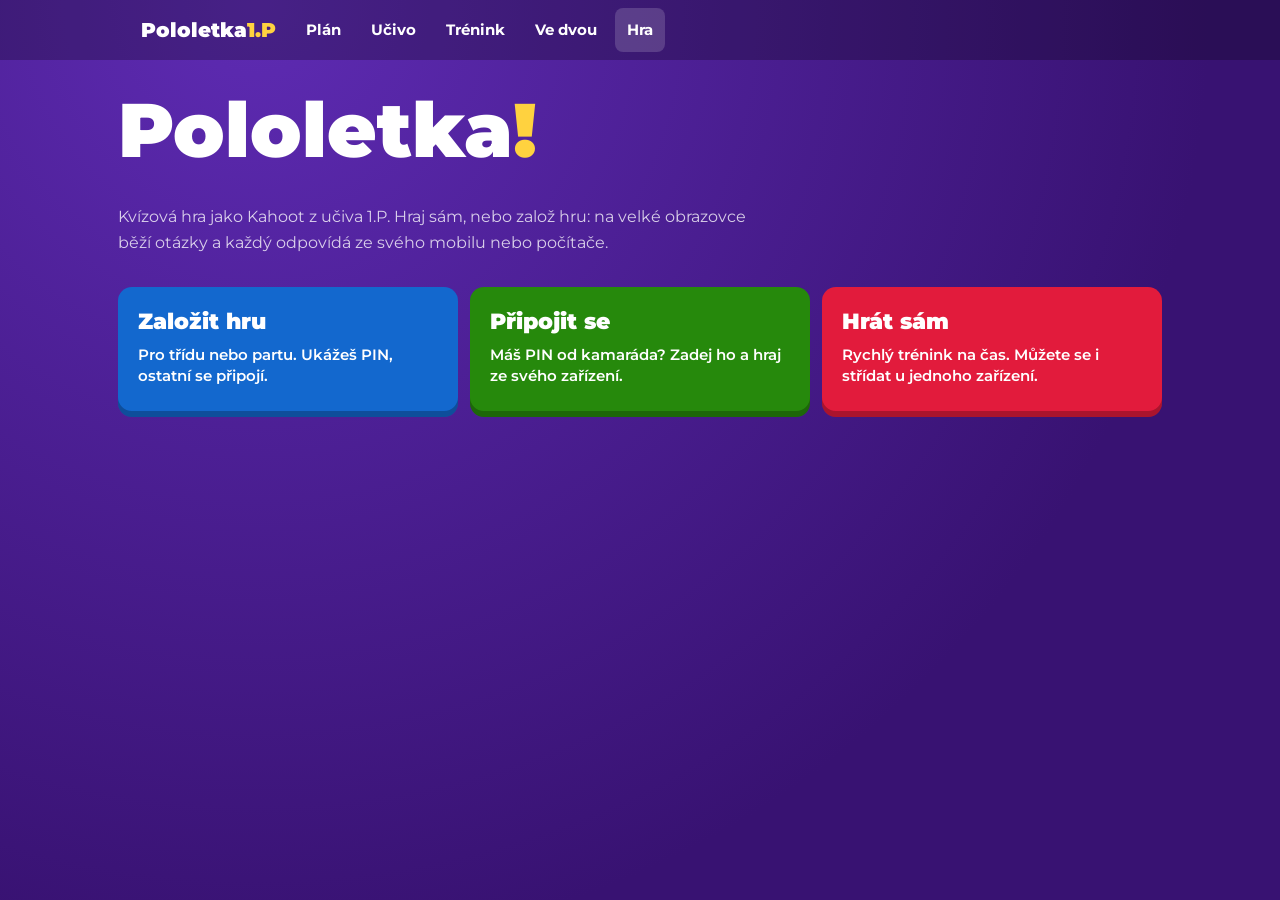
<file: hra.html>
<!DOCTYPE html>
<html lang="cs"><head><meta charset="utf-8"><meta name="viewport" content="width=device-width,initial-scale=1">
<title>Hra – Pololetka 1.P</title>
<link href="https://fonts.googleapis.com/css2?family=Montserrat:wght@400;600;700;800;900&display=swap" rel="stylesheet">
<link rel="stylesheet" href="style.css">
<style>
body{background:radial-gradient(circle at 20% 0,#5e2bb3,#381272 70%) fixed;color:#fff}
.nav{background:rgba(0,0,0,.25)}
.scr{max-width:1100px;margin:0 auto;padding:clamp(14px,3vw,28px);display:flex;flex-direction:column;gap:16px;min-height:calc(100vh - 60px)}
h1{color:#fff}
.logo2{font-weight:900;font-size:clamp(40px,8vw,76px);line-height:.95;margin:6px 0}.logo2 span{color:var(--yel)}
.mut{color:rgba(255,255,255,.78)}
.modes{display:grid;grid-template-columns:repeat(auto-fit,minmax(min(100%,240px),1fr));gap:12px}
.mode{border:0;border-radius:14px;padding:20px;text-align:left;color:#fff;cursor:pointer;font:600 15px/1.4 Montserrat,sans-serif;box-shadow:inset 0 -6px 0 rgba(0,0,0,.25);min-height:130px;display:flex;flex-direction:column;gap:6px}
.mode b{font-size:22px;font-weight:900}
.c0{background:#e21b3c}.c1{background:#1368ce}.c2{background:#d89e00}.c3{background:#26890c}
.panel{background:rgba(255,255,255,.1);border-radius:16px;padding:clamp(16px,3vw,24px);display:flex;flex-direction:column;gap:14px}
.seg button{background:rgba(255,255,255,.14);color:#fff;border-color:transparent}
.seg button[aria-pressed=true]{background:#fff;color:#46178f}
.lbl{font-weight:800;margin:0 0 6px}
input[type=text]{color:#222;background:#fff;border:0}
.wbtn{font:900 20px Montserrat,sans-serif;min-height:56px;padding:0 28px;border:0;border-radius:10px;background:#fff;color:#46178f;cursor:pointer;box-shadow:inset 0 -5px 0 rgba(0,0,0,.15)}
.wbtn.alt{background:rgba(255,255,255,.15);color:#fff}
.row{display:flex;gap:10px;flex-wrap:wrap;align-items:center}
.top{display:flex;justify-content:space-between;align-items:center;gap:10px;font-weight:800}
.tag{background:rgba(0,0,0,.25);border-radius:999px;padding:6px 14px;white-space:nowrap}
.qbox{background:#fff;color:#222;border-radius:10px;padding:clamp(16px,3vw,26px);font-weight:800;font-size:clamp(20px,3.6vw,34px);line-height:1.2;text-align:center;text-wrap:balance;box-shadow:0 6px 0 rgba(0,0,0,.2)}
.mid{display:flex;align-items:center;justify-content:space-between;gap:12px;min-height:110px;flex:1}
.timer{width:clamp(80px,14vw,120px);aspect-ratio:1;border-radius:50%;display:grid;place-items:center;font-weight:900;font-size:clamp(30px,6vw,48px);background:conic-gradient(var(--yel) var(--p,100%),rgba(255,255,255,.15) 0);position:relative}
.timer::before{content:"";position:absolute;inset:9px;border-radius:50%;background:#46178f}.timer b{position:relative}
.cnt{text-align:right;font-weight:800}.cnt b{display:block;font-size:40px;line-height:1}
.grid{display:grid;grid-template-columns:1fr 1fr;gap:10px}
.a{display:flex;align-items:center;gap:14px;min-height:clamp(70px,12vh,110px);padding:12px 16px;border:0;border-radius:8px;color:#fff;text-align:left;font:800 clamp(16px,2.2vw,22px)/1.2 Montserrat,sans-serif;cursor:pointer;box-shadow:inset 0 -6px 0 rgba(0,0,0,.25);transition:opacity .2s}
.a svg{flex:none;width:clamp(26px,4vw,40px);height:auto}
.a.dim{opacity:.25}.a.right{outline:5px solid #fff}
.a .n{margin-left:auto;font-size:22px;font-weight:900}
.res{border-radius:12px;padding:22px;text-align:center;font-weight:900;font-size:clamp(28px,5vw,44px)}
.res.ok{background:#26890c}.res.no{background:#e21b3c}
.res small{display:block;font-size:17px;font-weight:600;margin-top:8px;line-height:1.4}
.pin{font-size:clamp(56px,12vw,110px);font-weight:900;letter-spacing:.06em;color:var(--yel);line-height:1}
.plist{display:flex;flex-wrap:wrap;gap:8px}.plist span{background:#fff;color:#46178f;font-weight:800;border-radius:8px;padding:8px 14px}
.lb{display:flex;flex-direction:column;gap:6px}
.lb div{display:flex;justify-content:space-between;background:#fff;color:#46178f;font-weight:800;border-radius:8px;padding:10px 14px}
.pod{display:flex;align-items:flex-end;justify-content:center;gap:10px;min-height:220px}
.pod div{width:min(30%,170px);background:rgba(255,255,255,.16);border-radius:8px 8px 0 0;text-align:center;padding:10px 6px;font-weight:800;display:flex;flex-direction:column;gap:4px}
.pod .p1{height:200px;background:var(--yel);color:#46178f}.pod .p2{height:150px}.pod .p3{height:110px}
.pod em{font-style:normal;font-size:30px;font-weight:900}
.pgrid{display:grid;grid-template-columns:1fr 1fr;gap:12px;flex:1;min-height:50vh}
.pgrid .a{min-height:120px;justify-content:center}
.pgrid .a svg{width:56px}
.big2{font-size:clamp(28px,6vw,48px);font-weight:900;text-align:center;line-height:1.1}
.center{flex:1;display:grid;place-items:center;text-align:center}
.err{background:#e21b3c;border-radius:10px;padding:12px 16px;font-weight:700}
@media(max-width:600px){.grid{grid-template-columns:1fr}.a{min-height:62px}}
</style></head><body>
<header class="nav"><div class="in"><a class="logo" href="index.html">Pololetka<span>1.P</span></a><a class="l" href="index.html">Plán</a><a class="l" href="ucivo.html">Učivo</a><a class="l" href="trenink.html">Trénink</a><a class="l" href="dvojice.html">Ve dvou</a><a class="l" href="hra.html" aria-current="page">Hra</a></div></header>
<div class="scr" id="app"></div>
<script src="data.js"></script>
<script src="vendor/peerjs.min.js"></script>
<script src="net.js"></script>
<script>
{
const Q=window.Q.filter(q=>!Array.isArray(q[3])&&q[2].length===4); // hra umí jen 4 možnosti s jednou správnou
const NAME={ALL:"Vše",EKO:"Ekonomika",PRA:"Právo",UCE:"Účetnictví"};
const SH=['<svg viewBox="0 0 40 40"><path d="M20 4 37 35H3z" fill="#fff"/></svg>','<svg viewBox="0 0 40 40"><path d="M20 2 38 20 20 38 2 20z" fill="#fff"/></svg>','<svg viewBox="0 0 40 40"><circle cx="20" cy="20" r="17" fill="#fff"/></svg>','<svg viewBox="0 0 40 40"><rect x="4" y="4" width="32" height="32" fill="#fff"/></svg>'];
const PREFIX="pololetka1p-spektrum-";
const app=document.getElementById("app");
const esc=s=>String(s).replace(/[&<>"]/g,c=>({"&":"&amp;","<":"&lt;",">":"&gt;",'"':"&quot;"}[c]));
const shuf=a=>{a=a.slice();for(let i=a.length-1;i>0;i--){const j=Math.floor(Math.random()*(i+1));[a[i],a[j]]=[a[j],a[i]]}return a};
const store=(k,v)=>{try{if(v===undefined)return JSON.parse(localStorage.getItem(k));localStorage.setItem(k,JSON.stringify(v))}catch(e){return null}};
let cfg=Object.assign({subj:"ALL",n:15,time:20,name:"",players:""},store("hk2_cfg")||{});
let tick=null,peer=null;
const stop=()=>{clearInterval(tick);if(peer){try{peer.destroy()}catch(e){}peer=null}wake(false)};
const pts=(el,time,streak)=>Math.round(1000*(1-Math.min(el,time)/time/2))+Math.min(streak-1,5)*100;
function makeQs(){
  const pool=Q.filter(q=>cfg.subj==="ALL"||q[0]===cfg.subj);
  return shuf(pool).slice(0,cfg.n).map(q=>{const idx=shuf([0,1,2,3]);return{s:q[0],q:q[1],o:idx.map(i=>q[2][i]),c:idx.indexOf(q[3]),e:q[4]}});
}
function settings(){
  return `<div><p class="lbl">Předmět</p><div class="seg" id="ps">${["ALL","EKO","PRA","UCE"].map(s=>`<button data-s="${s}" aria-pressed="${cfg.subj===s}">${NAME[s]}</button>`).join("")}</div></div>
  <div class="row" style="gap:28px;align-items:flex-start"><div><p class="lbl">Počet otázek</p><div class="seg" id="pn">${[10,15,25,40].map(n=>`<button data-n="${n}" aria-pressed="${cfg.n===n}">${n}</button>`).join("")}</div></div>
  <div><p class="lbl">Čas na otázku</p><div class="seg" id="pt">${[10,20,30].map(n=>`<button data-t="${n}" aria-pressed="${cfg.time===n}">${n} s</button>`).join("")}</div></div></div>`;
}
function bindSettings(redraw){
  const seg=(id,f)=>{const el=app.querySelector(id);if(el)el.onclick=e=>{const b=e.target.closest("button");if(b){f(b);store("hk2_cfg",cfg);redraw()}}};
  seg("#ps",b=>cfg.subj=b.dataset.s);seg("#pn",b=>cfg.n=+b.dataset.n);seg("#pt",b=>cfg.time=+b.dataset.t);
}
/* ---------- LOBBY ---------- */
function lobby(){
  stop();history.replaceState(null,"",location.pathname);
  app.innerHTML=`<div class="logo2">Pololetka<span>!</span></div><p class="mut" style="max-width:60ch">Kvízová hra jako Kahoot z učiva 1.P. Hraj sám, nebo založ hru: na velké obrazovce běží otázky a každý odpovídá ze svého mobilu nebo počítače.</p>
  <div class="modes"><button class="mode c1" id="mHost"><b>Založit hru</b>Pro třídu nebo partu. Ukážeš PIN, ostatní se připojí.</button>
  <button class="mode c3" id="mJoin"><b>Připojit se</b>Máš PIN od kamaráda? Zadej ho a hraj ze svého zařízení.</button>
  <button class="mode c0" id="mSolo"><b>Hrát sám</b>Rychlý trénink na čas. Můžete se i střídat u jednoho zařízení.</button></div>`;
  app.querySelector("#mHost").onclick=hostSetup;app.querySelector("#mJoin").onclick=()=>joinForm("");app.querySelector("#mSolo").onclick=soloSetup;
}
/* ---------- SOLO (+ střídání u jednoho zařízení) ---------- */
let S=null;
function soloSetup(){
  app.innerHTML=`<h1>Hrát sám</h1><div class="panel">${settings()}<div style="max-width:420px"><p class="lbl">Hráči (víc jmen oddělených čárkou = střídání)</p><input type="text" id="pl" value="${esc(cfg.players||cfg.name||"")}" placeholder="Honza" autocomplete="off"></div>
  <div class="row"><button class="wbtn" id="go">Hrát</button><button class="wbtn alt" id="back">Zpět</button></div></div>`;
  const keep=()=>{cfg.players=app.querySelector("#pl").value;store("hk2_cfg",cfg)};
  bindSettings(()=>{keep();soloSetup()});app.querySelector("#back").onclick=lobby;
  app.querySelector("#go").onclick=()=>{keep();const names=cfg.players.split(",").map(s=>s.trim()).filter(Boolean).slice(0,8);
    S={qs:makeQs(),i:0,p:0,pl:(names.length?names:["Hráč"]).map(n=>({name:n,score:0,streak:0,ok:0}))};soloReady()};
}
function soloReady(){
  if(S.pl.length<2)return soloAsk();
  app.innerHTML=`<div class="top"><span class="tag">Otázka ${S.i+1} / ${S.qs.length}</span></div><div class="center"><div><p class="mut" style="font-weight:800">Na tahu je</p><h1 style="margin:10px 0 24px">${esc(S.pl[S.p].name)}</h1><button class="wbtn" id="go">Jsem připraven</button></div></div>`;
  app.querySelector("#go").onclick=soloAsk;
}
function soloAsk(){
  const x=S.qs[S.i],pl=S.pl[S.p];let left=cfg.time*10;const t0=performance.now();S.done=false;
  app.innerHTML=`<div class="top"><span class="tag">${S.i+1} / ${S.qs.length}</span><span class="tag">${esc(pl.name)} · ${pl.score} b</span></div><div class="qbox">${esc(x.q)}</div>
  <div class="mid" id="mid"><div class="timer" id="tm"><b id="tn">${cfg.time}</b></div><div class="cnt">${NAME[x.s]}<br><span class="mut" style="font-size:14px">klávesy 1–4</span></div></div>
  <div class="grid">${x.o.map((o,j)=>`<button class="a c${j}" data-j="${j}">${SH[j]}<span>${esc(o)}</span></button>`).join("")}</div>`;
  const pick=j=>{if(S.done)return;S.done=true;clearInterval(tick);const good=j===x.c,el=(performance.now()-t0)/1000;let p=0;
    if(good){pl.streak++;pl.ok++;p=pts(el,cfg.time,pl.streak);pl.score+=p}else pl.streak=0;
    app.querySelectorAll(".a").forEach((b,k)=>{b.disabled=true;b.classList.add(k===x.c?"right":"dim")});
    const last=S.p===S.pl.length-1&&S.i===S.qs.length-1;
    app.querySelector("#mid").outerHTML=`<div><div class="res ${good?"ok":"no"}">${good?"Správně! +"+p:j<0?"Čas vypršel":"Špatně"}<small>${good?"":"Správně: "+esc(x.o[x.c])+"<br>"}${esc(x.e)}</small></div><div class="row" style="justify-content:flex-end;margin-top:12px"><button class="wbtn" id="nx">${last?"Výsledky":"Další"}</button></div></div>`;
    const nx=app.querySelector("#nx");nx.focus();nx.onclick=()=>{S.p++;if(S.p>=S.pl.length){S.p=0;S.i++}if(S.i>=S.qs.length)return podium(S.pl.map(p=>({name:p.name,score:p.score,ok:p.ok})),S.qs.length,soloSetup);soloReady()}};
  S.pick=pick;
  app.querySelector(".grid").onclick=e=>{const b=e.target.closest(".a");if(b)pick(+b.dataset.j)};
  const tm=app.querySelector("#tm"),tn=app.querySelector("#tn");
  clearInterval(tick);tick=setInterval(()=>{left--;tm.style.setProperty("--p",left/(cfg.time*10)*100+"%");tn.textContent=Math.ceil(left/10);if(left<=0)pick(-1)},100);
}
document.addEventListener("keydown",e=>{if(e.target.tagName==="INPUT")return;if(e.key>="1"&&e.key<="4"){if(S&&S.pick&&!S.done&&app.querySelector(".grid .a:not(:disabled)")){e.preventDefault();S.pick(+e.key-1)}else if(J&&J.answer&&app.querySelector(".pgrid .a:not(:disabled)")){e.preventDefault();J.answer(+e.key-1)}}});
function podium(list,n,again){
  stop();const r=list.slice().sort((a,b)=>b.score-a.score),top=[r[1],r[0],r[2]],cls=["p2","p1","p3"],pl=["2.","1.","3."];
  app.innerHTML=`<h1>Výsledky</h1><div class="pod">${top.map((p,i)=>p?`<div class="${cls[i]}"><em>${pl[i]}</em>${esc(p.name)}<span>${p.score} b</span><span style="font-weight:600;font-size:13px">${p.ok}/${n} správně</span></div>`:"").join("")}</div>
  ${r.length>3?`<div class="lb">${r.slice(3).map((p,i)=>`<div><span>${i+4}. ${esc(p.name)}</span><span>${p.score} b · ${p.ok}/${n}</span></div>`).join("")}</div>`:""}
  <p class="mut">Na jedničku u zkoušky potřebuješ aspoň 90 % správně, na čtyřku 45 %.</p>
  <div class="row"><button class="wbtn" id="again">Hrát znovu</button><button class="wbtn alt" id="home">Hlavní menu</button></div>`;
  app.querySelector("#again").onclick=again;app.querySelector("#home").onclick=lobby;
}
/* ---------- HOST ---------- */
let H=null;
function hostSetup(){
  stop();
  app.innerHTML=`<h1>Založit hru</h1><div class="panel">${settings()}<div class="row"><button class="wbtn" id="go">Vytvořit PIN</button><button class="wbtn alt" id="back">Zpět</button></div></div>`;
  bindSettings(hostSetup);app.querySelector("#back").onclick=lobby;app.querySelector("#go").onclick=hostOpen;
}
function hostOpen(tries){
  tries=tries||0;stop();const pin=String(100000+Math.floor(Math.random()*900000));
  app.innerHTML=`<div class="center"><div><p class="big2">Vytvářím hru…</p><p class="mut">Připojuji se k serveru pro hry.</p></div></div>`;
  H={pin,players:{},qs:makeQs(),i:-1,phase:"lobby",ans:{}};
  peer=new Peer(PREFIX+pin,window.PEER_OPTS||{});const me=peer;wake(true);
  keepAlive(peer,st=>{if(peer!==me)return;H.srv=st;const e=document.getElementById("srv");if(e)e.textContent=st==="reconnect"?"Obnovuji spojení se serverem… PIN zůstává stejný.":""});
  peer.on("open",()=>{if(peer!==me)return;if(!H.opened){H.opened=true;hostLobby()}});
  peer.on("error",err=>{if(peer!==me)return;
    if(H.opened&&(isNetErr(err)||err.type==="unavailable-id"||err.type==="peer-unavailable"))return;
    if(err.type==="unavailable-id"&&tries<3)return hostOpen(tries+1);
    app.innerHTML=`<div class="err">Hru se nepodařilo založit (${esc(err.type||err)}). Zkontroluj internet a zkus to znovu.</div><div class="row"><button class="wbtn" id="r">Zkusit znovu</button><button class="wbtn alt" id="b">Zpět</button></div>`;
    app.querySelector("#r").onclick=()=>hostOpen();app.querySelector("#b").onclick=lobby});
  const accept=conn=>{
    if(peer!==me)return;
    conn.on("data",d=>{if(peer===me)hostData(conn,d)});
    conn.on("close",()=>{const p=H.players[conn.peer];if(p&&p.conn===conn){p.gone=true;if(H.phase==="lobby"){delete H.players[conn.peer];hostLobby()}}});
  };
  peer.on("connection",accept);relayListen(peer,accept);
}
const link=()=>location.origin+location.pathname+"#pin-"+H.pin;
function hostLobby(){
  if(H.phase!=="lobby")return;
  const ps=Object.values(H.players);
  app.innerHTML=`<div class="top"><span class="tag">${NAME[cfg.subj]} · ${H.qs.length} otázek · ${cfg.time} s</span><button class="wbtn alt" id="x" style="min-height:44px;font-size:15px">Zrušit</button></div>
  <div class="panel" style="text-align:center;align-items:center"><p class="lbl" style="margin:0">Otevři tuhle stránku, klikni na <b>Připojit se</b> a zadej PIN</p><div class="pin">${H.pin.slice(0,3)} ${H.pin.slice(3)}</div>
  <p class="mut" style="word-break:break-all">nebo otevři odkaz: <b style="color:#fff">${esc(link())}</b></p><button class="wbtn alt" id="cp" style="min-height:44px;font-size:15px">Zkopírovat odkaz</button><p class="mut" id="srv" style="margin:0;color:#ffd23f"></p><p class="mut" style="margin:0">Nech tuhle stránku otevřenou na obrazovce, jinak tě telefon uspí a ostatní tě nenajdou.</p></div>
  <div class="row" style="justify-content:space-between"><h2 style="margin:0;color:#fff">Hráči: ${ps.length}</h2><button class="wbtn" id="st" ${ps.length?"":"disabled style='opacity:.5'"}>Spustit hru</button></div>
  <div class="plist">${ps.map(p=>`<span>${esc(p.name)}</span>`).join("")||'<p class="mut">Čekám, až se někdo připojí…</p>'}</div>`;
  app.querySelector("#x").onclick=lobby;
  app.querySelector("#cp").onclick=async e=>{try{await navigator.clipboard.writeText(link());e.target.textContent="Zkopírováno"}catch(_){e.target.textContent="Zkopíruj odkaz ručně"}};
  app.querySelector("#st").onclick=()=>{if(Object.keys(H.players).length)hostNext()};
}
const send=(p,m)=>{try{if(!p.gone)p.conn.send(m)}catch(e){}};
const all=m=>Object.values(H.players).forEach(p=>send(p,m));
function hostData(conn,d){
  if(!d||typeof d!=="object")return;
  if(d.t==="join"){
    let name=String(d.name||"Hráč").slice(0,20).trim()||"Hráč";const taken=Object.entries(H.players).some(([id,p])=>p.name===name&&id!==conn.peer);if(taken)name+=" "+(Object.keys(H.players).length+1);
    H.players[conn.peer]={name,score:0,streak:0,ok:0,conn};
    send(H.players[conn.peer],{t:"hi",name,phase:H.phase});
    if(H.phase==="lobby")hostLobby();
  }else if(d.t==="a"&&H.phase==="q"&&d.i===H.i){
    const p=H.players[conn.peer];if(!p||H.ans[conn.peer])return;
    H.ans[conn.peer]={j:+d.j,el:(performance.now()-H.t0)/1000};
    const n=Object.keys(H.ans).length,tot=Object.values(H.players).filter(p=>!p.gone).length;
    const c=app.querySelector("#ac");if(c)c.textContent=n;
    if(n>=tot)hostReveal();
  }
}
function hostNext(){
  H.i++;if(H.i>=H.qs.length)return hostEnd();
  const x=H.qs[H.i];H.phase="q";H.ans={};H.t0=performance.now();let left=cfg.time*10;
  all({t:"q",i:H.i,n:H.qs.length,q:x.q,o:x.o,s:x.s,time:cfg.time});
  app.innerHTML=`<div class="top"><span class="tag">${H.i+1} / ${H.qs.length}</span><span class="tag">PIN ${H.pin}</span></div><div class="qbox">${esc(x.q)}</div>
  <div class="mid"><div class="timer" id="tm"><b id="tn">${cfg.time}</b></div><div class="cnt"><b id="ac">0</b>odpovědí</div></div>
  <div class="grid">${x.o.map((o,j)=>`<div class="a c${j}">${SH[j]}<span>${esc(o)}</span></div>`).join("")}</div>
  <div class="row" style="justify-content:flex-end"><button class="wbtn alt" id="sk" style="min-height:44px;font-size:15px">Ukončit odpovídání</button></div>`;
  app.querySelector("#sk").onclick=hostReveal;
  const tm=app.querySelector("#tm"),tn=app.querySelector("#tn");
  clearInterval(tick);tick=setInterval(()=>{left--;tm.style.setProperty("--p",left/(cfg.time*10)*100+"%");tn.textContent=Math.max(0,Math.ceil(left/10));if(left<=0)hostReveal()},100);
}
function hostReveal(){
  if(H.phase!=="q")return;H.phase="r";clearInterval(tick);
  const x=H.qs[H.i],cnt=[0,0,0,0];
  for(const [id,p] of Object.entries(H.players)){
    const a=H.ans[id];let got=0,good=false;
    if(a){cnt[a.j]=(cnt[a.j]||0)+1;good=a.j===x.c}
    if(good){p.streak++;p.ok++;got=pts(a.el,cfg.time,p.streak);p.score+=got}else p.streak=0;
    p.last={good,got,answered:!!a};
  }
  const rank=Object.values(H.players).sort((a,b)=>b.score-a.score);
  rank.forEach((p,i)=>send(p,{t:"r",good:p.last.good,answered:p.last.answered,got:p.last.got,score:p.score,rank:i+1,of:rank.length,correct:x.o[x.c],e:x.e}));
  const last=H.i===H.qs.length-1;
  app.innerHTML=`<div class="top"><span class="tag">${H.i+1} / ${H.qs.length}</span><span class="tag">PIN ${H.pin}</span></div><div class="qbox">${esc(x.q)}</div>
  <div class="grid">${x.o.map((o,j)=>`<div class="a c${j} ${j===x.c?"right":"dim"}">${SH[j]}<span>${esc(o)}</span><span class="n">${cnt[j]}</span></div>`).join("")}</div>
  <p style="margin:0;font-weight:600">${esc(x.e)}</p>
  <div class="row" style="justify-content:space-between;align-items:flex-start"><div class="lb" style="flex:1;min-width:240px">${rank.slice(0,5).map((p,i)=>`<div><span>${i+1}. ${esc(p.name)}</span><span>${p.score}</span></div>`).join("")}</div><button class="wbtn" id="nx">${last?"Výsledky":"Další otázka"}</button></div>`;
  app.querySelector("#nx").onclick=hostNext;
}
function hostEnd(){
  H.phase="end";const r=Object.values(H.players).sort((a,b)=>b.score-a.score);
  r.forEach((p,i)=>send(p,{t:"end",rank:i+1,of:r.length,score:p.score,ok:p.ok,n:H.qs.length}));
  const list=r.map(p=>({name:p.name,score:p.score,ok:p.ok}));
  setTimeout(()=>podium(list,H.qs.length,hostSetup),300);
}
/* ---------- PLAYER ---------- */
let J=null;
function joinForm(pin,msg){
  stop();
  app.innerHTML=`<h1>Připojit se ke hře</h1>${msg?`<div class="err">${esc(msg)}</div>`:""}<form class="panel" id="f" style="max-width:460px"><div><p class="lbl">PIN hry</p><input type="text" id="pin" inputmode="numeric" maxlength="7" value="${esc(pin)}" placeholder="123 456" autocomplete="off"></div>
  <div><p class="lbl">Tvoje jméno</p><input type="text" id="nm" maxlength="20" value="${esc(cfg.name)}" placeholder="Honza" autocomplete="off"></div>
  <div class="row"><button class="wbtn" type="submit">Připojit</button><button class="wbtn alt" type="button" id="back">Zpět</button></div></form>`;
  app.querySelector("#back").onclick=lobby;
  app.querySelector(pin?"#nm":"#pin").focus();
  app.querySelector("#f").onsubmit=e=>{e.preventDefault();const p=app.querySelector("#pin").value.replace(/\D/g,""),n=app.querySelector("#nm").value.trim();
    if(p.length!==6)return joinForm(p,"PIN má 6 číslic.");if(!n)return joinForm(p,"Napiš své jméno.");cfg.name=n;store("hk2_cfg",cfg);joinConnect(p,n)};
}
function joinConnect(pin,name){
  stop();J={pin,name,score:0};const me=J;let tries=0,ct=null;const MAX=8;
  const show=()=>{app.innerHTML=`<div class="center"><div><p class="big2">Připojuji…</p><p class="mut">${tries>1?`Pokus ${tries} z ${MAX}. `:""}Ten, kdo hru založil, musí mít stránku otevřenou na obrazovce.</p></div></div>`};
  show();
  peer=new Peer(window.PEER_OPTS||{});const pr=peer;wake(true);keepAlive(pr);
  const fail=m=>{if(J!==me)return;clearTimeout(ct);if(me.ok&&me.phase!=="end")return joinForm(pin,"Spojení se hrou se přerušilo. Zkus se připojit znovu stejným PINem.");if(!me.ok)joinForm(pin,m)};
  const attempt=()=>{
    if(J!==me||me.ok||peer!==pr)return;
    if(pr.disconnected||!pr.open){setTimeout(attempt,1000);return}
    tries++;show();
    try{me.conn&&me.conn.close()}catch(e){}
    const conn=connectAny(pr,PREFIX+pin,4000);me.conn=conn;
    conn.on("open",()=>conn.send({t:"join",name}));
    conn.on("data",d=>{if(me.conn===conn){clearTimeout(ct);playerData(d)}});
    conn.on("close",()=>{if(me.conn===conn&&me.ok&&me.phase!=="end")fail("")});
    clearTimeout(ct);ct=setTimeout(()=>{if(J!==me||me.ok)return;tries<MAX?attempt():fail("PIN existuje, ale spojení mezi zařízeními se nepodařilo navázat. Zkuste stejnou wifi, nebo jeden přes mobilní data.")},9000);
  };
  pr.on("open",()=>{if(!me.started){me.started=true;attempt()}});
  pr.on("error",err=>{
    if(J!==me)return;
    if(err.type==="peer-unavailable"){if(me.ok)return;clearTimeout(ct);if(tries<MAX)return void setTimeout(attempt,2500);return fail("Hru s tímhle PINem teď nikdo nemá otevřenou. Zkontroluj PIN a ať ten, kdo hru založil, má stránku otevřenou na obrazovce.")}
    if(isNetErr(err))return;
    fail("Chyba spojení ("+(err.type||err)+").");
  });
}
function playerData(d){
  if(!d||typeof d!=="object")return;
  if(d.t==="hi"){J.ok=true;J.name=d.name;app.innerHTML=`<div class="top"><span class="tag">PIN ${J.pin}</span><span class="tag">${esc(J.name)}</span></div><div class="center"><div><p class="big2">Jsi ve hře!</p><p class="mut">Sleduj velkou obrazovku. Otázka se objeví i tady.</p></div></div>`}
  else if(d.t==="q"){
    J.phase="q";J.i=d.i;const t0=performance.now();
    app.innerHTML=`<div class="top"><span class="tag">${d.i+1} / ${d.n}</span><span class="tag">${esc(J.name)} · ${J.score} b</span></div><div class="qbox" style="font-size:clamp(18px,3vw,26px)">${esc(d.q)}</div>
    <div class="pgrid">${d.o.map((o,j)=>`<button class="a c${j}" data-j="${j}">${SH[j]}<span>${esc(o)}</span></button>`).join("")}</div>`;
    J.answer=j=>{if(J.phase!=="q")return;J.phase="sent";try{J.conn.send({t:"a",i:d.i,j})}catch(e){}
      app.querySelectorAll(".pgrid .a").forEach((b,k)=>{b.disabled=true;if(k!==j)b.classList.add("dim")});
      app.querySelector(".pgrid").insertAdjacentHTML("afterend",`<p class="big2" style="font-size:24px">Odesláno, čekáme na ostatní…</p>`)};
    app.querySelector(".pgrid").onclick=e=>{const b=e.target.closest(".a");if(b)J.answer(+b.dataset.j)};
  }else if(d.t==="r"){
    J.phase="r";J.score=d.score;
    app.innerHTML=`<div class="top"><span class="tag">${esc(J.name)}</span><span class="tag">${d.score} b</span></div><div class="res ${d.good?"ok":"no"}">${d.good?"Správně! +"+d.got:d.answered?"Špatně":"Nestihl jsi to"}<small>${d.good?"":"Správně: "+esc(d.correct)+"<br>"}${esc(d.e)}</small></div><p class="big2" style="font-size:28px">${d.rank}. místo z ${d.of}</p>`;
  }else if(d.t==="end"){
    J.phase="end";
    app.innerHTML=`<div class="center"><div><p class="mut" style="font-weight:800">Konec hry</p><p class="pin">${d.rank}.</p><p class="big2">místo z ${d.of}</p><p class="mut" style="margin-top:10px">${d.score} bodů · ${d.ok}/${d.n} správně</p><div class="row" style="justify-content:center;margin-top:18px"><button class="wbtn" id="home">Hlavní menu</button></div></div></div>`;
    app.querySelector("#home").onclick=lobby;
  }
}
const m=location.hash.match(/^#pin-(\d{6})$/);
if(m)joinForm(m[1]);else lobby();
}
</script></body></html>
</file>
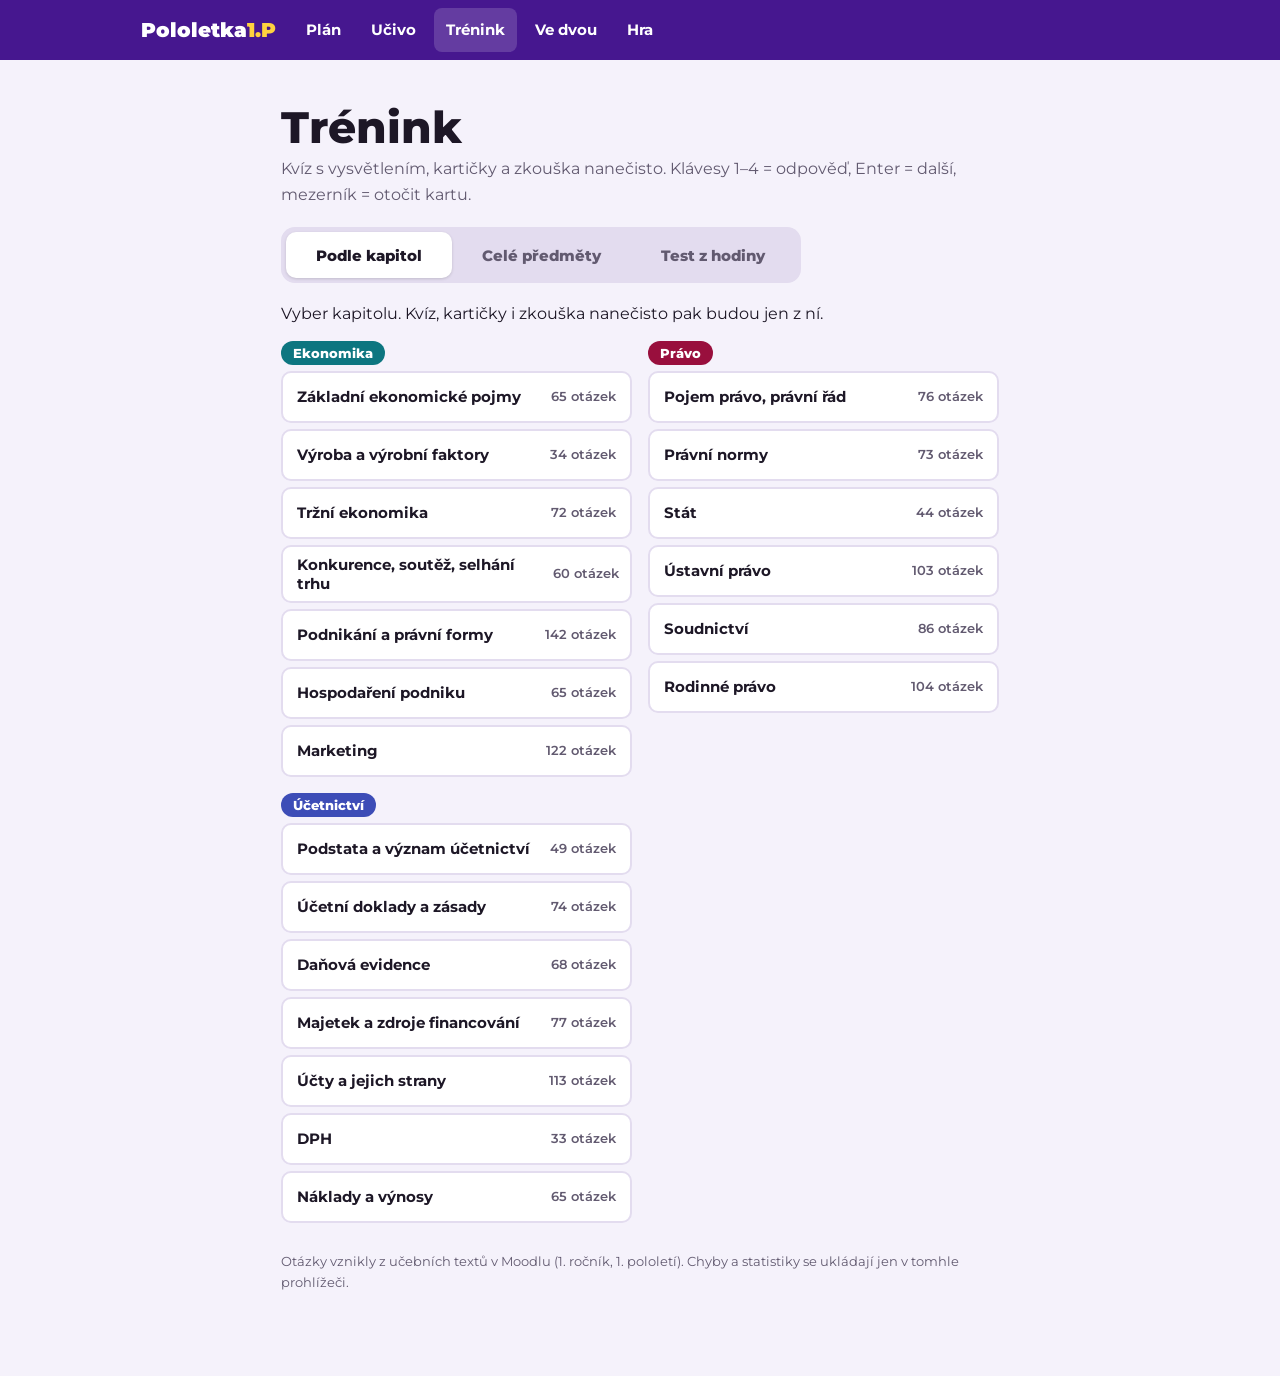
<file: trenink.html>
<!DOCTYPE html>
<html lang="cs"><head><meta charset="utf-8"><meta name="viewport" content="width=device-width,initial-scale=1">
<title>Trénink – Pololetka 1.P</title>
<link rel="stylesheet" href="style.css"><link href="https://fonts.googleapis.com/css2?family=Montserrat:wght@400;600;700;800;900&display=swap" rel="stylesheet">
<style>
/* VOICE: věcný, povzbudivý trenažér před zkouškou
   IDEA: kartička s otázkou ze zkouškového archu, razítko správně/špatně
   PICTURE: velká karta otázky uprostřed, nad ní pruh postupu
   COLOUR: bílá, inkoust, petrolej EKO, bordó PRA, indigo UČE
   TYPE/LAYOUT: Libre Franklin; jeden sloupec max 760px, ovládání nahoře */
h1{font-weight:800;font-size:clamp(28px,5vw,44px);line-height:1.05;margin:0 0 6px;text-wrap:balance}
.sub{color:var(--mut);margin:0 0 20px}
.bar{display:flex;flex-wrap:wrap;gap:8px;margin-bottom:10px}
.bar button{font:600 15px Montserrat,sans-serif;min-height:44px;padding:0 16px;border-radius:999px;border:2px solid var(--line);background:var(--card);color:var(--ink);cursor:pointer}
.bar button[aria-pressed=true]{background:var(--ink);color:var(--bg);border-color:var(--ink)}
button:focus-visible{outline:3px solid var(--acc);outline-offset:2px}
.prog{height:8px;background:var(--line);border-radius:9px;overflow:hidden;margin:16px 0 6px}.prog i{display:block;height:100%;background:var(--acc);transition:width .3s}
.meta{display:flex;justify-content:space-between;color:var(--mut);font-size:14px;gap:10px;flex-wrap:wrap}
.card{background:var(--card);border-radius:18px;padding:clamp(20px,4vw,36px);box-shadow:0 1px 0 var(--line),0 18px 40px -24px rgba(60,20,10,.35);margin-top:12px;position:relative}
.tag{display:inline-block;font:600 13px sans-serif;color:#fff;background:var(--acc);border-radius:6px;padding:2px 8px;margin-bottom:10px}
.q{font-size:clamp(20px,3.4vw,26px);font-weight:800;line-height:1.25;margin:0 0 18px;text-wrap:balance}
.opts{display:grid;gap:10px}
.opt{display:flex;gap:12px;align-items:center;text-align:left;font:16px/1.35 Montserrat,sans-serif;min-height:54px;padding:10px 14px;border-radius:12px;border:2px solid var(--line);background:transparent;color:var(--ink);cursor:pointer}
.opt b{flex:none;width:28px;height:28px;border-radius:50%;display:grid;place-items:center;background:var(--line);font-size:14px}
.opt:hover:not(:disabled){border-color:var(--acc)}
.opt.ok{border-color:var(--ok);background:color-mix(in srgb,var(--ok) 14%,transparent)}.opt.ok b{background:var(--ok);color:#fff}
.opt.bad{border-color:var(--bad);background:color-mix(in srgb,var(--bad) 12%,transparent)}.opt.bad b{background:var(--bad);color:#fff}
.opt:disabled{cursor:default}
.opt.sel{border-color:var(--acc);background:color-mix(in srgb,var(--acc) 12%,transparent)}.opt.sel b{background:var(--acc);color:#fff}
.opt.miss{border-style:dashed}
.multi{font:600 13px sans-serif;color:var(--mut,#666);margin:-4px 0 12px}
.zt{display:inline-block;font:600 12px sans-serif;color:#7a4b00;background:#ffe9b8;border-radius:6px;padding:2px 8px;margin-left:6px}
.expl{margin-top:16px;padding:14px 16px;border-radius:12px;background:var(--bg);display:none}.expl.on{display:block}
.expl strong{display:block;margin-bottom:2px}
.next{margin-top:16px;display:flex;gap:10px;flex-wrap:wrap}
.btn{font:600 16px Montserrat,sans-serif;min-height:48px;padding:0 22px;border-radius:12px;border:0;background:var(--ink);color:var(--bg);cursor:pointer}
.btn.ghost{background:transparent;color:var(--ink);border:2px solid var(--line)}
.flip{min-height:300px;display:flex;flex-direction:column;justify-content:center;cursor:pointer;text-align:center}
.flip .front{font-size:clamp(24px,4vw,34px);font-weight:800;line-height:1.15;text-wrap:balance}
.flip .back{font-size:18px;line-height:1.5;text-align:left}
.hint{color:var(--mut);font-size:14px;margin-top:14px}
.big{font-size:clamp(48px,10vw,88px);font-weight:800;line-height:1;margin:6px 0}
.note{color:var(--mut);font-size:13px;margin-top:28px}
@media (prefers-reduced-motion:reduce){.prog i{transition:none}}
.cat{display:flex;gap:6px;background:var(--line);padding:5px;border-radius:14px;margin:0 0 18px;max-width:520px}
.cat button{flex:1;font:800 15px Montserrat,sans-serif;min-height:46px;border:0;border-radius:10px;background:transparent;color:var(--mut);cursor:pointer}
.cat button[aria-pressed=true]{background:var(--card);color:var(--ink);box-shadow:0 1px 3px rgba(0,0,0,.15)}
.chs{display:grid;grid-template-columns:repeat(auto-fit,minmax(min(100%,300px),1fr));gap:16px}
.chs .g{display:flex;flex-direction:column;gap:6px}
.pill{align-self:flex-start;font:800 13px Montserrat,sans-serif;color:#fff;border-radius:999px;padding:4px 12px}
.pill.EKO{background:var(--eko)}.pill.PRA{background:var(--pra)}.pill.UCE{background:var(--uce)}
.ch{display:flex;justify-content:space-between;gap:10px;align-items:center;text-align:left;font:700 15px Montserrat,sans-serif;min-height:52px;padding:8px 14px;border-radius:10px;border:2px solid var(--line);background:var(--card);color:var(--ink);cursor:pointer;text-decoration:none}
.ch:hover{border-color:var(--acc)}
.ch small{color:var(--mut);font-weight:600;white-space:nowrap;text-align:right}
.chead{display:flex;justify-content:space-between;align-items:flex-start;gap:12px;flex-wrap:wrap;margin-bottom:14px}
.chead h2{margin:2px 0 0;font-size:clamp(22px,3.6vw,30px);line-height:1.15}
.links{display:flex;gap:8px;flex-wrap:wrap}
.links a{font:700 14px Montserrat,sans-serif;color:var(--ink);border:2px solid var(--line);border-radius:999px;padding:8px 14px;text-decoration:none;white-space:nowrap}
.links a:hover{border-color:var(--acc)}
.wrongbar{margin-top:4px}
.wrongbar button{border-style:dashed}
[hidden]{display:none!important}
.ccount{color:var(--mut);font-size:13px;margin:-4px 0 8px}
</style></head><body>
<header class="nav"><div class="in"><a class="logo" href="index.html">Pololetka<span>1.P</span></a><a class="l" href="index.html">Plán</a><a class="l" href="ucivo.html">Učivo</a><a class="l" href="trenink.html" aria-current="page">Trénink</a><a class="l" href="dvojice.html">Ve dvou</a><a class="l" href="hra.html">Hra</a></div></header>
<div class="wrap" style="max-width:820px">
<h1>Trénink</h1>
<p class="sub">Kvíz s vysvětlením, kartičky a zkouška nanečisto. Klávesy 1–4 = odpověď, Enter = další, mezerník = otočit kartu.</p>
<div class="cat" id="cat"><button data-c="sec">Podle kapitol</button><button data-c="subj">Celé předměty</button><button data-c="hod">Test z hodiny</button></div>
<div id="top"></div>
<div id="tools">
<div class="bar" id="mode"><button data-m="quiz">Kvíz</button><button data-m="cards">Kartičky</button><button data-m="exam">Zkouška nanečisto</button></div>
<div class="bar" id="subj"><button data-s="ALL">Vše</button><button data-s="EKO">Ekonomika</button><button data-s="PRA">Právo</button><button data-s="UCE">Účetnictví</button></div>
<div class="bar wrongbar" id="wbar"><button id="wbtn">Moje chyby</button></div>
<div class="prog"><i id="pbar" style="width:0"></i></div>
<div class="meta"><span id="pos"></span><span id="score"></span></div>
</div>
<div id="stage"></div>
<p class="note">Otázky vznikly z učebních textů v Moodlu (1. ročník, 1. pololetí). Chyby a statistiky se ukládají jen v tomhle prohlížeči.</p>
</div>
<script src="data.js"></script>
<script>
{
const Q=window.Q,C=window.C,SECN=window.SECN;
const COL={EKO:"#0d7680",PRA:"#990f3d",UCE:"#3d4db7"},NAME={EKO:"Ekonomika",PRA:"Právo",UCE:"Účetnictví"};
// st.cat: "sec" (kapitola) | "subj" (celé předměty) | "hod" (test z hodiny – příznak 2); st.wr = jen moje chyby
let st={hs:"UCE",cat:"sec",sec:"",subj:"ALL",mode:"quiz",wr:false,list:[],i:0,ok:0,done:0,ans:false,flip:false,known:0};
let wrong=new Set();try{wrong=new Set(JSON.parse(localStorage.getItem("pp_wrong")||"[]"))}catch(e){}
const save=()=>{try{localStorage.setItem("pp_wrong",JSON.stringify([...wrong]))}catch(e){}};
const shuf=a=>{a=a.slice();for(let i=a.length-1;i>0;i--){const j=Math.floor(Math.random()*(i+1));[a[i],a[j]]=[a[j],a[i]]}return a};
const esc=s=>String(s).replace(/[&<>"]/g,c=>({"&":"&amp;","<":"&lt;",">":"&gt;",'"':"&quot;"}[c]));
const $=id=>document.getElementById(id);
const stage=$("stage");
const ALLQ=Q.map((q,k)=>({k,s:q[0],q:q[1],o:q[2],c:q[3],e:q[4],sec:q[5],t:q[6]||0,m:Array.isArray(q[3])}));
// správné indexy jako pole (i u jedné správné odpovědi)
const rights=x=>x.m?x.c:[x.c];
const rightText=x=>rights(x).map(i=>x.o[i]).join(" · ");
const isTF=x=>x.o.length===2&&x.o[0]==="Pravda";
function mix(x){if(isTF(x))return {...x};const idx=shuf(x.o.map((_,i)=>i));const o=idx.map(i=>x.o[i]);return {...x,o,c:x.m?x.c.map(i=>idx.indexOf(i)).sort((a,b)=>a-b):idx.indexOf(x.c)}}
const subjOf=sec=>sec.slice(0,3).toUpperCase();
const inScope=x=>st.cat==="hod"?x.t===2&&x.s===st.hs:st.cat==="sec"?x.sec===st.sec:(st.subj==="ALL"||x.s===st.subj);
const wrongCount=()=>ALLQ.filter(x=>wrong.has(x.k)&&inScope(x)).length;
const readMap=()=>{try{return JSON.parse(localStorage.getItem("pp_read")||"{}")}catch(e){return{}}};
function chapterCards(sec){
  const own=C.filter(c=>c[3]===sec).map(c=>({s:c[0],f:c[1],b:c[2]}));
  const fromQ=ALLQ.filter(x=>x.sec===sec).map(x=>({s:x.s,f:x.q,b:"<b>"+esc(rightText(x))+"</b><br>"+esc(x.e),html:1}));
  return shuf(own).concat(shuf(fromQ));
}
function build(){
  st.rest=[];
  if(st.cat==="sec"&&!st.sec)return picker();
  if(st.mode!=="cards"){
    let src=ALLQ.filter(inScope);
    if(st.wr)src=src.filter(x=>wrong.has(x.k));
    if(st.mode==="exam"&&!st.wr)src=st.cat!=="subj"?shuf(src).slice(0,20):st.subj==="ALL"?["EKO","PRA","UCE"].flatMap(x=>shuf(src.filter(y=>y.s===x)).slice(0,10)):shuf(src).slice(0,30);
    st.log=[];
    st.list=shuf(src).map(mix);st.sel=[];
  }else{
    st.list=st.cat==="hod"?shuf(ALLQ.filter(x=>x.t===2&&x.s===st.hs).map(x=>({s:x.s,f:x.q,b:"<b>"+esc(rightText(x))+"</b><br>"+esc(x.e),html:1}))):st.cat==="sec"?chapterCards(st.sec):shuf(C.filter(c=>st.subj==="ALL"||c[0]===st.subj).map(c=>({s:c[0],f:c[1],b:c[2]})));
  }
  st.i=0;st.ok=0;st.done=0;st.ans=false;st.flip=false;st.known=0;render();
}
function picker(){
  $("tools").hidden=true;$("top").innerHTML="";
  document.documentElement.style.setProperty("--acc","#46178f");
  const rd=readMap();
  stage.innerHTML='<p style="margin:0 0 14px">Vyber kapitolu. Kvíz, kartičky i zkouška nanečisto pak budou jen z ní.</p><div class="chs">'+["EKO","PRA","UCE"].map(g=>'<div class="g"><span class="pill '+g+'">'+NAME[g]+'</span>'+Object.keys(SECN).filter(k=>subjOf(k)===g).map(k=>{
    const n=ALLQ.filter(x=>x.sec===k).length,w=ALLQ.filter(x=>x.sec===k&&wrong.has(x.k)).length;
    return '<a class="ch" href="#sec-'+k+'"><span>'+esc(SECN[k])+(rd[k]?' ✓':'')+'</span><small>'+n+' otázek'+(w?'<br><span style="color:var(--bad)">'+w+' chyb</span>':'')+'</small></a>'}).join("")+'</div>').join("")+'</div>';
}
function header(){
  if(st.cat==="sec"){
    const g=subjOf(st.sec);
    $("top").innerHTML='<div class="chead"><div><span class="pill '+g+'">'+NAME[g]+'</span><h2>'+esc(SECN[st.sec])+'</h2></div><div class="links"><a href="#kapitoly">Jiná kapitola</a><a href="ucivo.html#'+st.sec+'">Přečíst</a><a href="dvojice.html#'+st.sec+'">Ve dvou</a></div></div>';
  }else if(st.cat==="hod"){
    const SRC={UCE:"„UČE 1.P – test za 1. pololetí“",PRA:"z Moodlu: základní právní pojmy + ústavní právo, soudnictví (oficiální řešení)"};
    const subs=["UCE","PRA","EKO"].filter(s=>ALLQ.some(x=>x.t===2&&x.s===s));
    $("top").innerHTML='<div class="chead"><div><h2>Test z hodiny</h2><div class="bar" style="margin:10px 0 0">'+subs.map(s=>'<a class="btn'+(s===st.hs?'':' ghost')+'" style="text-decoration:none" href="#hodina-'+s+'">'+NAME[s]+'</a>').join("")+'</div><p class="mut" style="margin:10px 0 0">Otázky '+SRC[st.hs]+' ('+ALLQ.filter(x=>x.t===2&&x.s===st.hs).length+' otázek). Přiřazovací úlohy jsou rozepsané po řádcích. Zkouška = 20 náhodných.</p></div></div>';
  }else $("top").innerHTML="";
}
function pressed(){
  $("tools").hidden=false;
  for(const b of document.querySelectorAll("#cat button"))b.setAttribute("aria-pressed",b.dataset.c===st.cat);
  for(const b of document.querySelectorAll("#mode button"))b.setAttribute("aria-pressed",b.dataset.m===st.mode&&!st.wr);
  $("subj").hidden=st.cat!=="subj";
  for(const b of document.querySelectorAll("#subj button"))b.setAttribute("aria-pressed",b.dataset.s===st.subj&&!st.wr);
  const n=wrongCount(),wb=$("wbtn");
  wb.textContent=(st.cat==="hod"?"Moje chyby z testu z hodiny":st.cat==="sec"?"Moje chyby z kapitoly":"Moje chyby"+(st.subj!=="ALL"?" – "+NAME[st.subj].toLowerCase():""))+" ("+n+")";
  wb.setAttribute("aria-pressed",st.wr);$("wbar").hidden=st.mode==="cards"&&!st.wr;
}
function render(){
  header();pressed();
  const n=st.list.length;
  $("pbar").style.width=(n?Math.min(st.i,n)/n*100:0)+"%";
  if(!n){stage.innerHTML='<div class="card"><p class="q">Tady zatím nic není.</p><p>'+(st.wr?"Žádné chyby, výborně. Dej si kvíz nebo zkoušku nanečisto.":"")+'</p></div>';$("pos").textContent="";$("score").textContent="";return}
  if(st.i>=n)return finish();
  const x=st.list[st.i];document.documentElement.style.setProperty("--acc",COL[x.s]);
  const lbl=st.wr?"Moje chyby · ":st.mode==="exam"?"Zkouška nanečisto · ":st.mode==="cards"?"Kartičky · ":"";
  $("pos").textContent=lbl+(st.i+1)+" / "+n;
  if(st.mode!=="cards"){
    $("score").textContent=st.mode==="exam"&&!st.wr?"Výsledek až na konci":"Správně "+st.ok+" z "+st.done;
    st.sel=[];
    stage.innerHTML='<div class="card"><span class="tag">'+(st.cat==="hod"?"Test z hodiny":st.cat==="sec"?esc(SECN[x.sec]):NAME[x.s])+'</span>'+(x.t===2&&st.cat!=="hod"?'<span class="zt">test z hodiny</span>':x.t===1?'<span class="zt">ze zkušebního testu</span>':'')+'<p class="q">'+esc(x.q)+'</p>'+(x.m?'<p class="multi">Označ všechny správné odpovědi a dej Potvrdit.</p>':'')+'<div class="opts">'+x.o.map((o,j)=>'<button class="opt" data-j="'+j+'"><b>'+(j+1)+'</b><span>'+esc(o)+'</span></button>').join("")+'</div><div class="expl" id="ex"></div><div class="next" id="nx">'+(x.m?'<button class="btn" id="chk">Potvrdit</button>':'')+'</div></div>';
  }else{
    $("score").textContent="Umím "+st.known;
    const back=x.html?x.b:esc(x.b);
    stage.innerHTML='<div class="card flip" id="fc" tabindex="0" role="button" aria-label="Otočit kartu"><span class="tag" style="align-self:center">'+NAME[x.s]+'</span>'+(st.flip?'<div class="front" style="font-size:20px;margin-bottom:12px">'+esc(x.f)+'</div><div class="back">'+back+'</div>':'<div class="front">'+esc(x.f)+'</div><p class="hint">Klikni nebo mezerník pro otočení</p>')+'</div><div class="next">'+(st.flip?'<button class="btn" data-k="1">Umím</button><button class="btn ghost" data-k="0">Ještě ne</button>':'')+'</div>';
  }
}
function answer(j){
  if(st.ans)return;const x=st.list[st.i];
  if(x.m&&!Array.isArray(j)){const p=st.sel.indexOf(j);if(p<0)st.sel.push(j);else st.sel.splice(p,1);stage.querySelectorAll(".opt").forEach((b,k)=>b.classList.toggle("sel",st.sel.includes(k)));return}
  st.ans=true;const R=rights(x),pick=Array.isArray(j)?j.slice().sort((a,b)=>a-b):[j],good=pick.length===R.length&&pick.every((v,i)=>v===R[i]);st.done++;
  if(good){st.ok++;wrong.delete(x.k)}else{wrong.add(x.k)}save();
  try{const S=JSON.parse(localStorage.getItem("pp_stats")||"{}");(S[x.s]=S[x.s]||[]).push(good?1:0);S[x.s]=S[x.s].slice(-200);localStorage.setItem("pp_stats",JSON.stringify(S))}catch(e){}
  if(st.mode==="exam"&&!st.wr){st.log.push({x,j:pick,good});stage.querySelectorAll(".opt").forEach((b,k)=>{b.disabled=true;if(pick.includes(k))b.style.borderColor="var(--ink)"});setTimeout(next,250);return}
  stage.querySelectorAll(".opt").forEach((b,k)=>{b.disabled=true;b.classList.remove("sel");if(R.includes(k)){b.classList.add("ok");if(!pick.includes(k))b.classList.add("miss")}else if(pick.includes(k))b.classList.add("bad")});
  const ex=$("ex");ex.classList.add("on");ex.innerHTML='<strong style="color:'+(good?"var(--ok)":"var(--bad)")+'">'+(good?"Správně.":(x.m?"Správně jsou: ":"Správně je: ")+esc(rightText(x)))+'</strong>'+esc(x.e);
  $("nx").innerHTML='<button class="btn" id="go">Další otázka</button>';$("go").focus();
  $("score").textContent="Správně "+st.ok+" z "+st.done;pressed();
}
function next(){st.i++;st.ans=false;st.flip=false;render()}
const grade=p=>p>=90?1:p>=75?2:p>=60?3:p>=45?4:5;
function toWrong(){st.mode="quiz";st.wr=true;build()}
function finish(){
  document.documentElement.style.setProperty("--acc",st.cat==="sec"?COL[subjOf(st.sec)]:st.cat==="hod"?COL[st.hs]:"#0d7680");
  const where=st.cat==="hod"?" z testu z hodiny":st.cat==="sec"?" z kapitoly":"";
  if(st.mode==="exam"&&!st.wr){
    const p=st.done?Math.round(st.ok/st.done*100):0;
    const by=st.cat==="subj"?["EKO","PRA","UCE"].map(s=>{const a=st.log.filter(l=>l.x.s===s);return a.length?'<div style="display:flex;justify-content:space-between;font-weight:700;padding:4px 0"><span>'+NAME[s]+'</span><span>'+a.filter(l=>l.good).length+' / '+a.length+'</span></div>':""}).join(""):"";
    const bad=st.log.filter(l=>!l.good);
    stage.innerHTML='<div class="card"><p class="sub" style="margin:0">Zkouška nanečisto'+where+'</p><p class="big">'+p+' %</p><p>'+st.ok+' z '+st.done+' správně → známka <strong>'+grade(p)+'</strong>.</p>'+by+(bad.length?'<h2 style="margin-top:18px">Co si zopakovat</h2>'+bad.map(l=>'<div style="padding:10px 0;border-bottom:1px solid var(--line)"><b>'+esc(l.x.q)+'</b><br><span style="color:var(--bad)">Tvoje: '+esc(l.j.map(i=>l.x.o[i]).join(" · ")||"–")+'</span><br><span style="color:var(--ok)">Správně: '+esc(rightText(l.x))+'</span><br><span class="mut">'+esc(l.x.e)+'</span></div>').join(""):"")+'<div class="next"><button class="btn" id="again">Nová zkouška</button>'+(bad.length?'<button class="btn ghost" id="wr">Projet chyby v kvízu</button>':'')+'</div></div>';
  }else if(st.mode==="quiz"||st.wr){
    const p=st.done?Math.round(st.ok/st.done*100):0,n=wrongCount();
    stage.innerHTML='<div class="card"><p class="sub" style="margin:0">Hotovo'+(st.wr?" · moje chyby":"")+'</p><p class="big">'+p+' %</p><p>'+st.ok+' z '+st.done+' správně. Podle školní stupnice by to byla <strong>'+grade(p)+'</strong>.</p><div class="next"><button class="btn" id="again">Znovu</button>'+(n?'<button class="btn ghost" id="wr">Projet chyby'+where+' ('+n+')</button>':'')+(st.cat==="sec"&&!st.wr?'<button class="btn ghost" id="ex2">Zkouška nanečisto z kapitoly</button>':'')+'</div></div>';
    const e2=$("ex2");if(e2)e2.onclick=()=>{st.mode="exam";st.wr=false;build()};
  }else{
    const left=st.list.length-st.known;
    stage.innerHTML='<div class="card"><p class="big">'+st.known+' / '+st.list.length+'</p><p>Karet umíš. '+(left?left+' se vrátí v dalším kole.':'Všechno umíš.')+'</p><div class="next"><button class="btn" id="again">Další kolo</button></div></div>';
    $("again").onclick=()=>{if(st.rest&&st.rest.length){st.list=shuf(st.rest);st.rest=[];st.i=0;st.known=0;render()}else build()};
    return;
  }
  $("again").onclick=build;const w=$("wr");if(w)w.onclick=toWrong;
}
stage.addEventListener("click",e=>{
  const o=e.target.closest(".opt");if(o)return answer(+o.dataset.j);
  if(e.target.id==="chk")return answer(st.sel.slice());
  if(e.target.id==="go")return next();
  const k=e.target.closest("[data-k]");if(k){if(k.dataset.k==="1")st.known++;else (st.rest=st.rest||[]).push(st.list[st.i]);return next()}
  if(e.target.closest("#fc")){st.flip=!st.flip;render()}
});
$("mode").onclick=e=>{const b=e.target.closest("button");if(!b)return;st.mode=b.dataset.m;st.wr=false;build()};
$("subj").onclick=e=>{const b=e.target.closest("button");if(!b)return;st.subj=b.dataset.s;st.wr=false;go("#"+st.subj)};
$("wbtn").onclick=()=>{if(st.wr){st.wr=false;build()}else toWrong()};
$("cat").onclick=e=>{const b=e.target.closest("button");if(!b)return;go(b.dataset.c==="hod"?"#hodina":b.dataset.c==="sec"?(st.sec?"#sec-"+st.sec:"#kapitoly"):"#"+st.subj)};
const go=h=>{if(location.hash===h)route();else location.hash=h};
document.addEventListener("keydown",e=>{
  if(e.target.tagName==="INPUT"||!st.list.length||$("tools").hidden)return;
  if(st.mode!=="cards"){const x=st.list[st.i];if(!st.ans&&x&&e.key>="1"&&e.key<="9"&&+e.key<=x.o.length){e.preventDefault();answer(+e.key-1)}else if(!st.ans&&x&&x.m&&e.key==="Enter"){e.preventDefault();answer(st.sel.slice())}else if(st.ans&&e.key==="Enter"){e.preventDefault();next()}}
  else if(e.key===" "){e.preventDefault();st.flip=!st.flip;render()}
});
function route(){
  const h=location.hash.slice(1);
  st.wr=false;
  if(h.startsWith("sec-")&&SECN[h.slice(4)]){st.cat="sec";st.sec=h.slice(4);st.mode="quiz"}
  else if(h==="kapitoly"||h===""){st.cat="sec";st.sec=""}
  else if(["EKO","PRA","UCE","ALL"].includes(h)){st.cat="subj";st.subj=h}
  else if(h==="WRONG"){st.cat="subj";st.subj="ALL";st.mode="quiz";st.wr=true}
  else if(h==="EXAM"){st.cat="subj";st.subj="ALL";st.mode="exam"}
  else if(h==="hodina"){st.cat="hod";st.mode="quiz"}
  else if(/^hodina-(UCE|PRA|EKO)$/.test(h)){st.cat="hod";st.hs=h.slice(7);st.mode="quiz"}
  else if(h==="hodina-zkouska"){st.cat="hod";st.mode="exam"}
  else if(h==="karticky"){st.cat="subj";st.mode="cards"}
  for(const b of document.querySelectorAll("#cat button"))b.setAttribute("aria-pressed",b.dataset.c===st.cat);
  build();
}
window.addEventListener("hashchange",route);route();
}
</script></body></html>
</file>
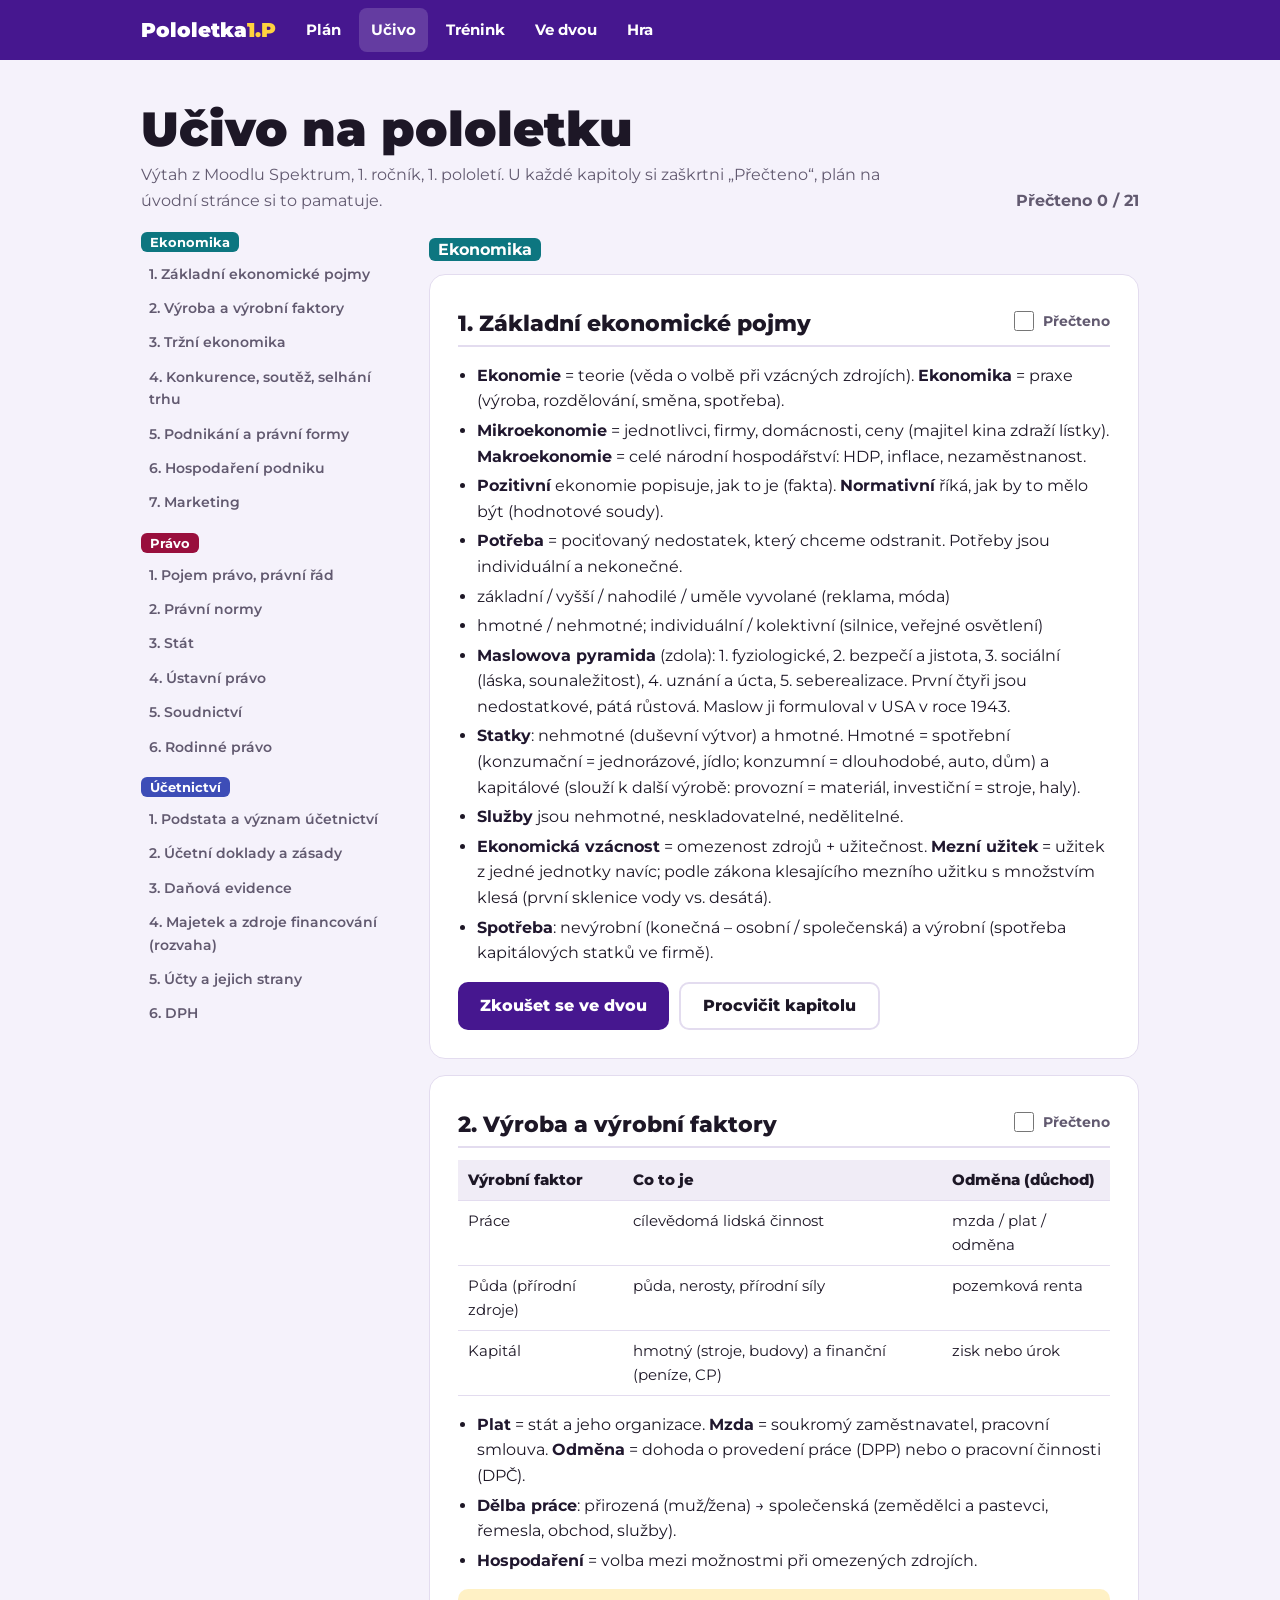
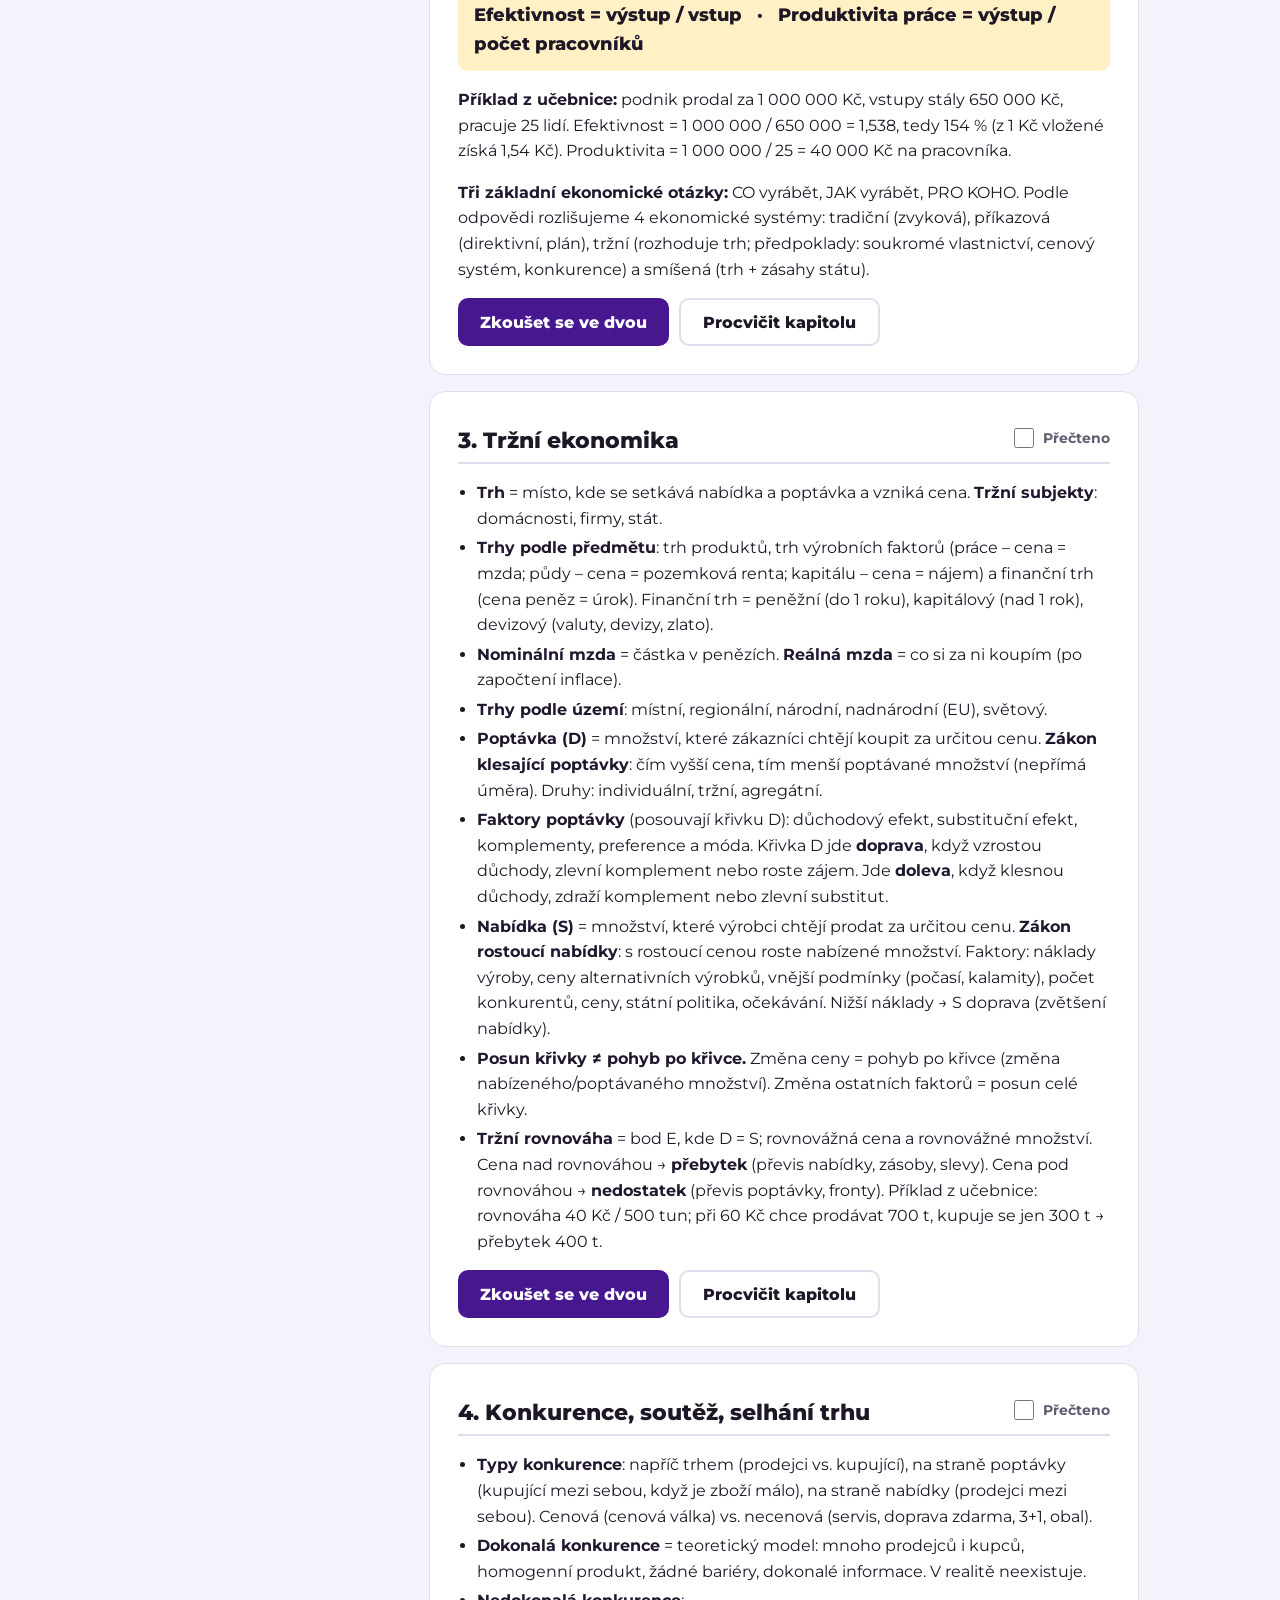
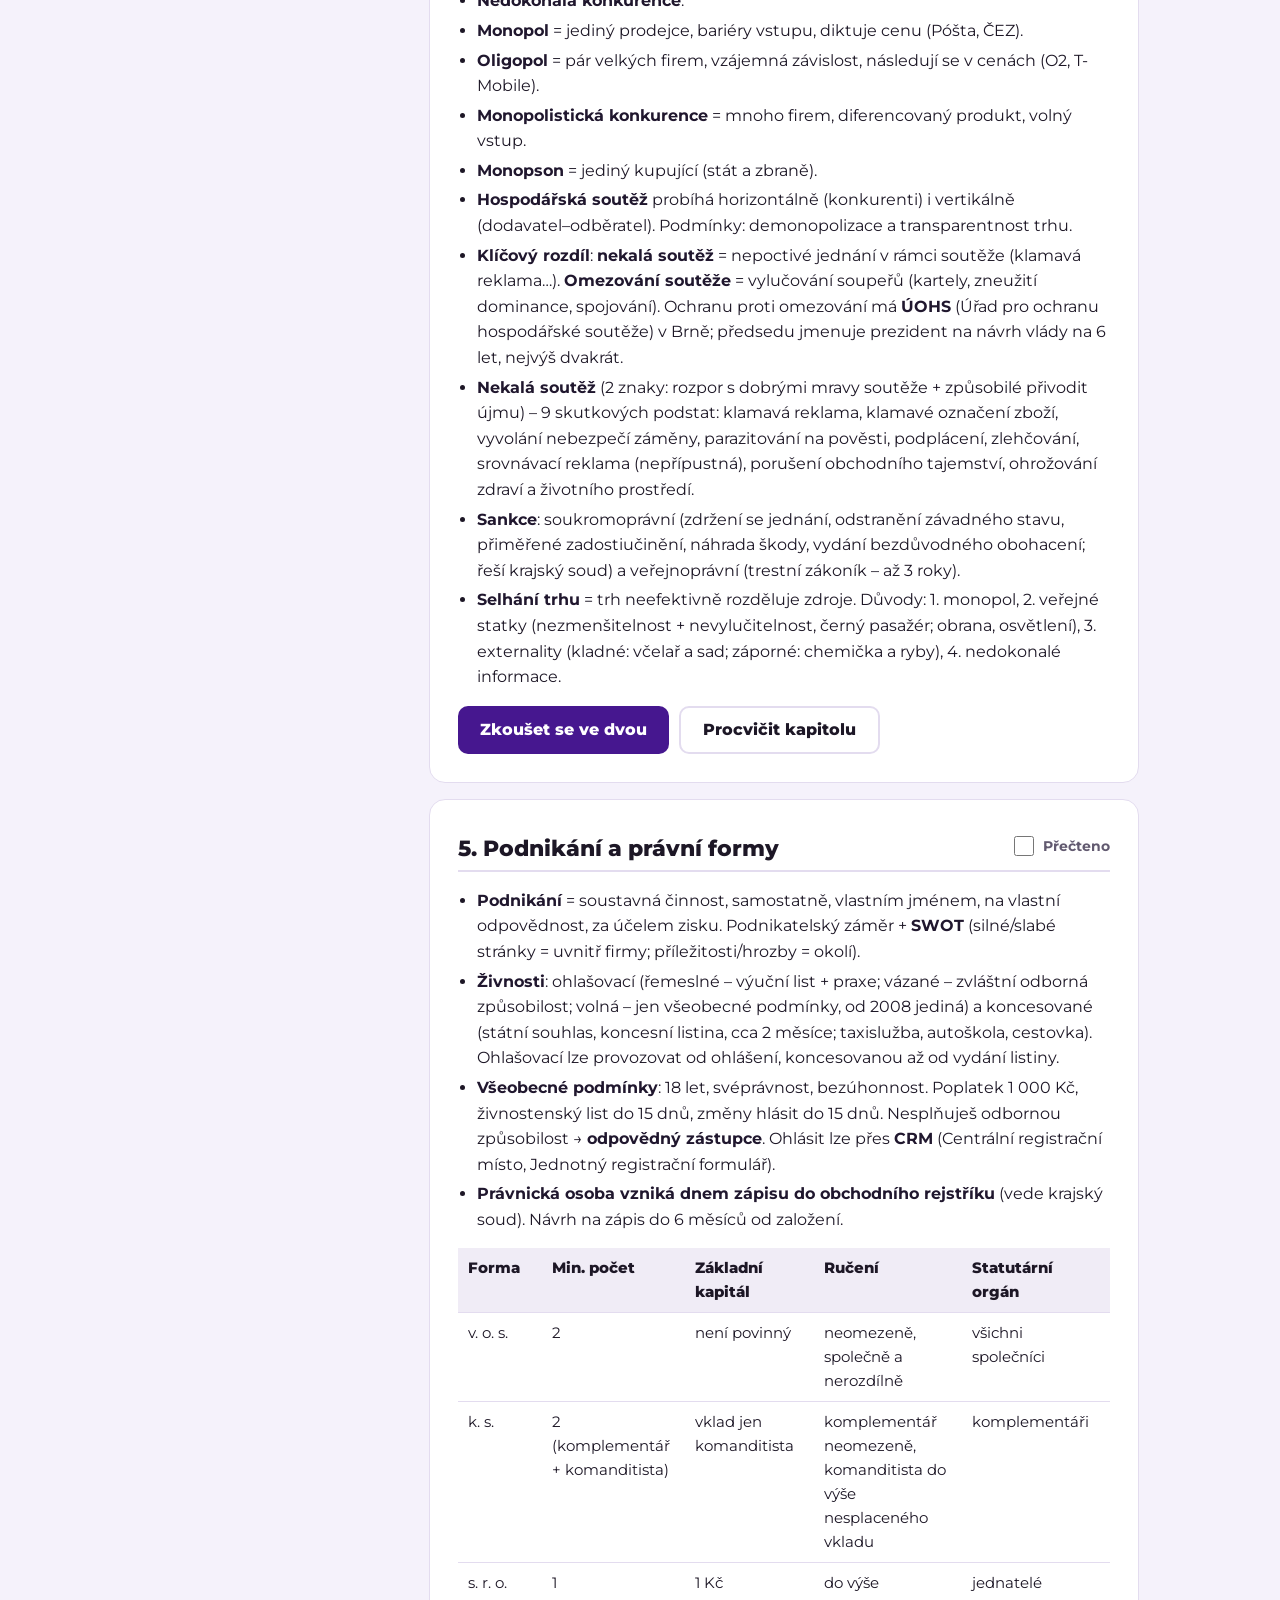
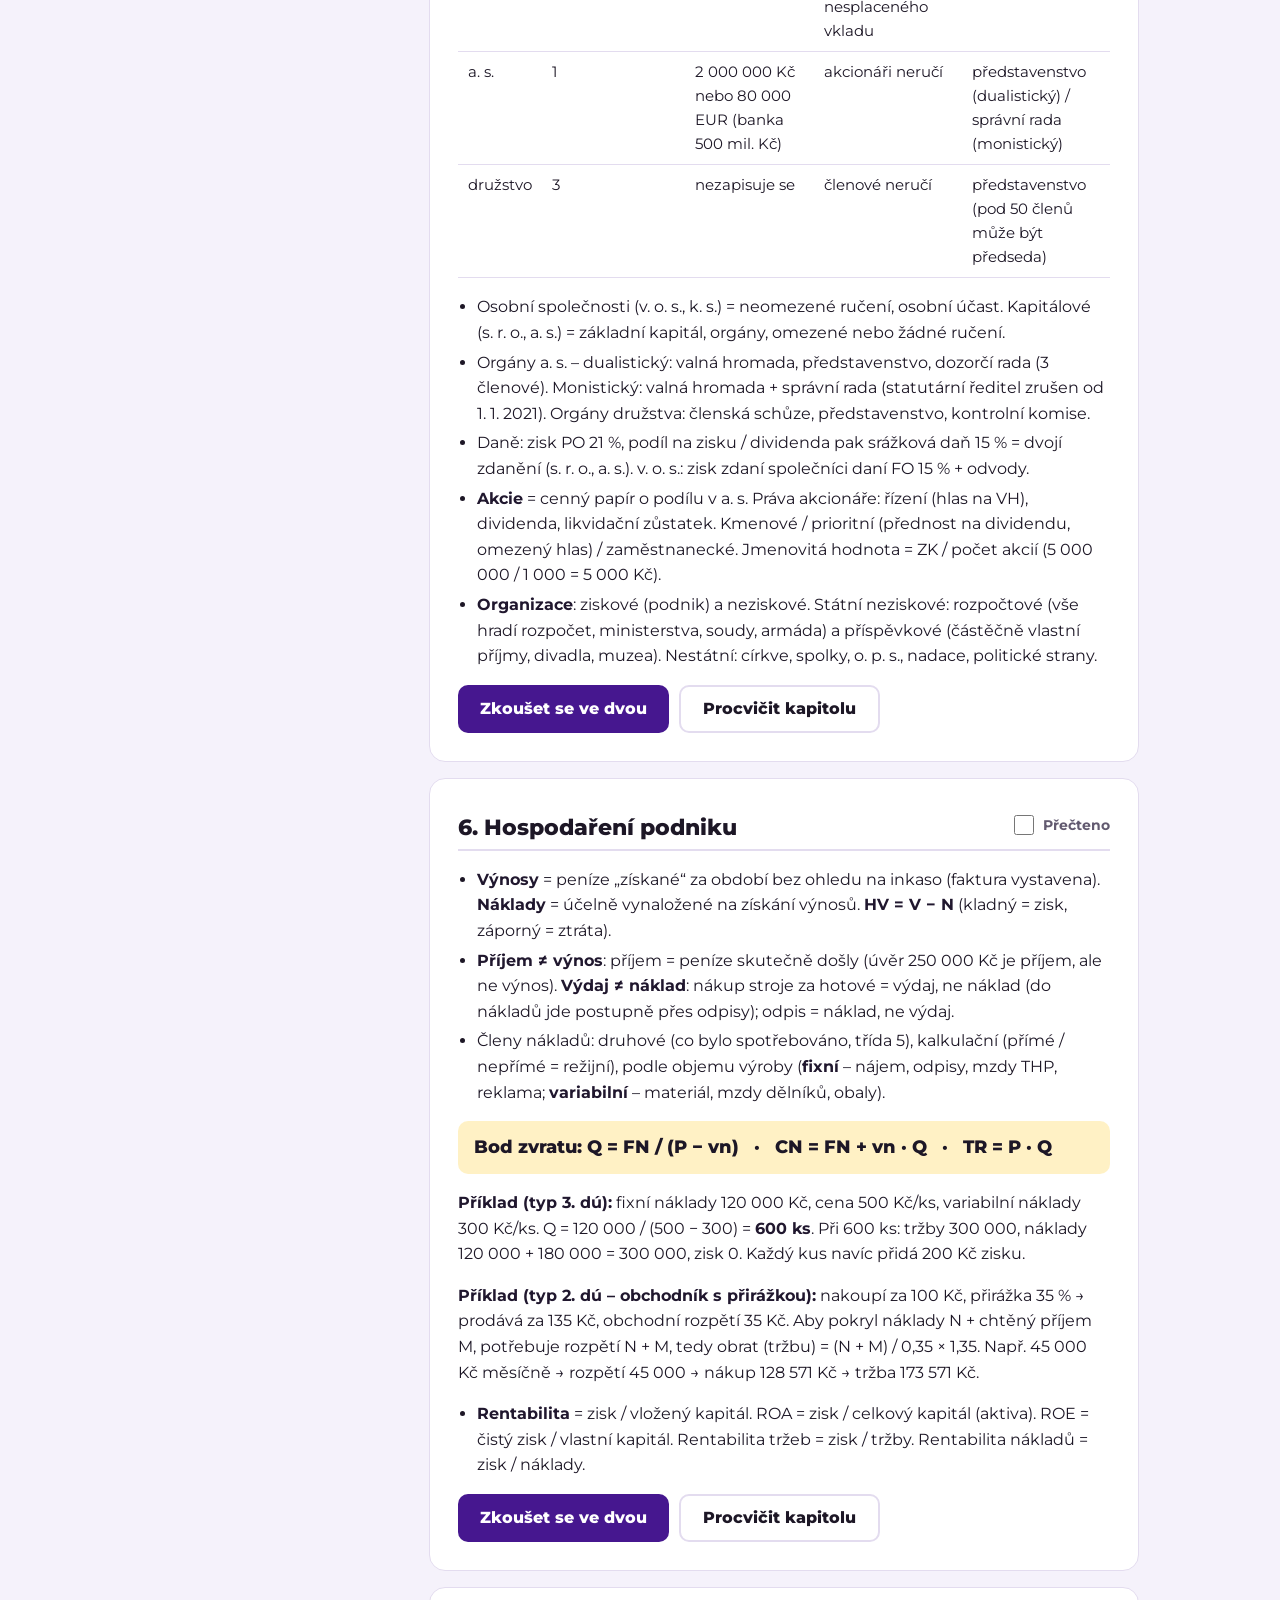
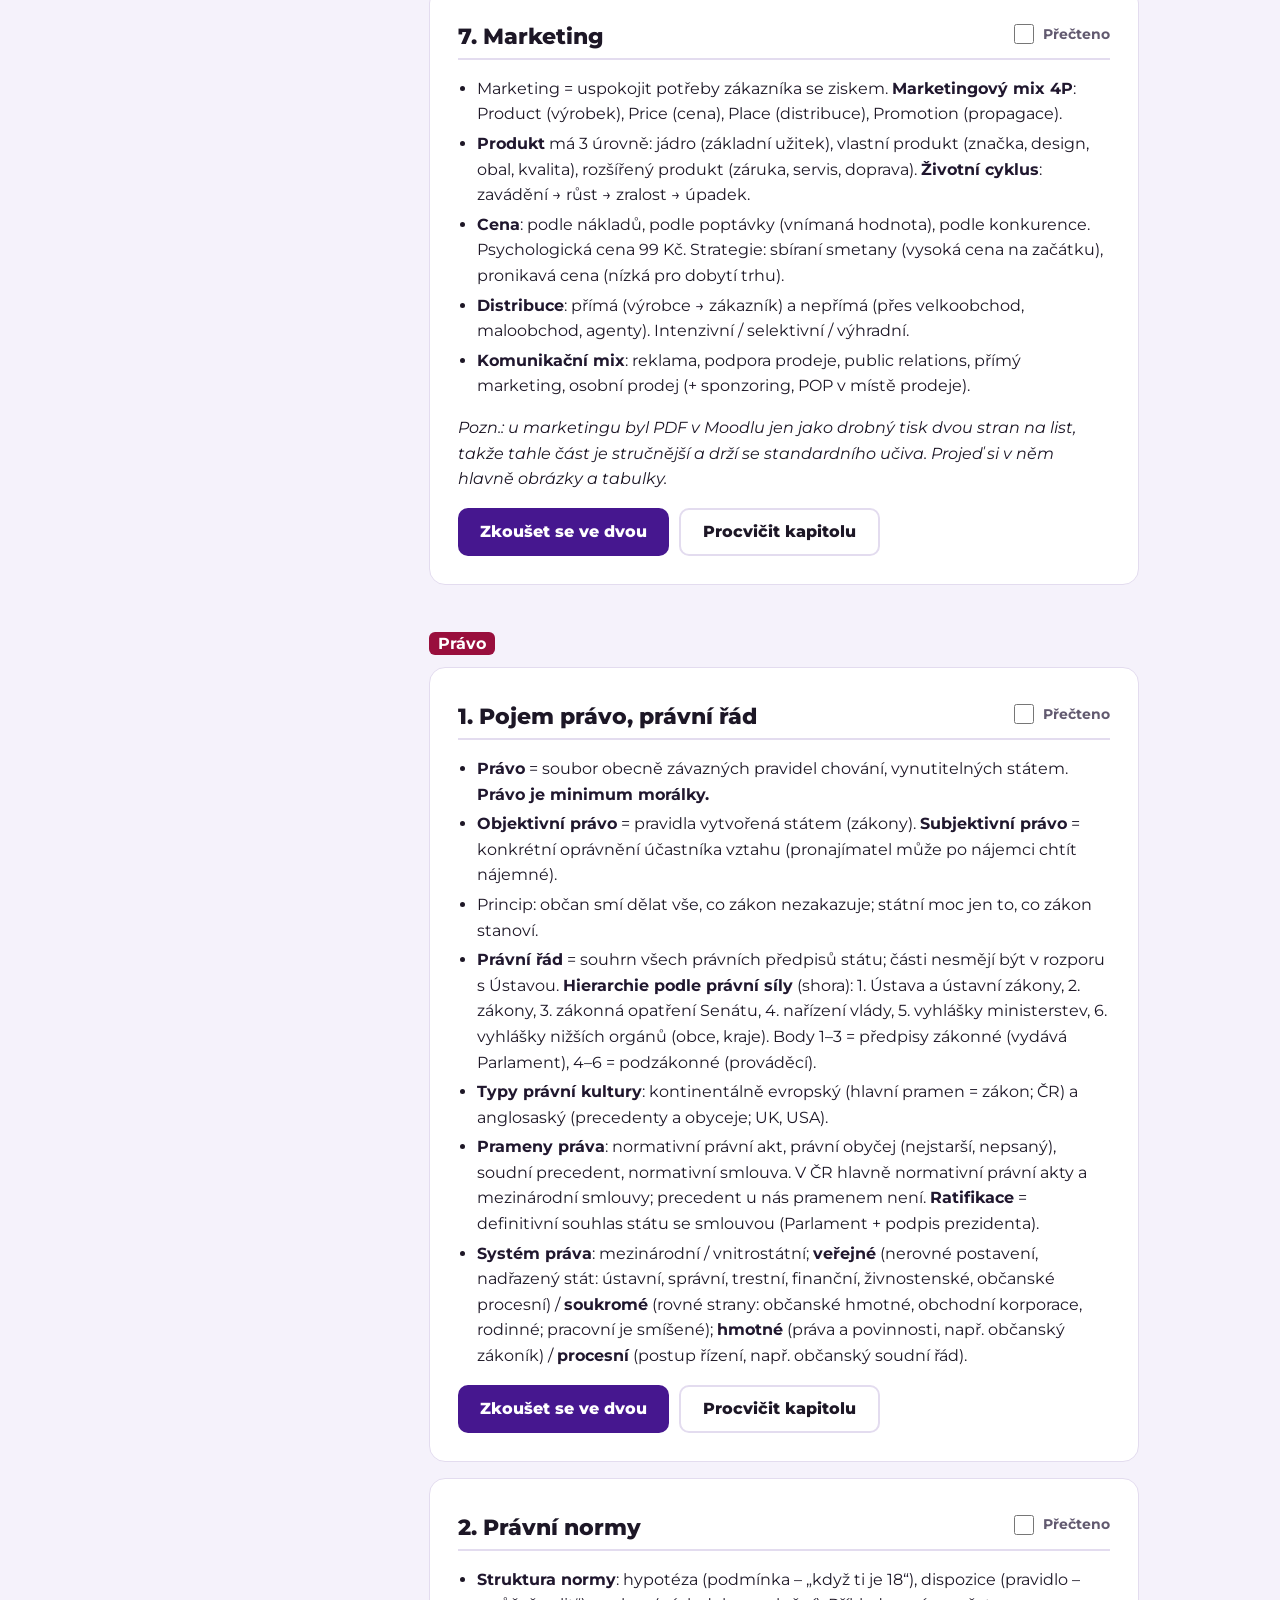
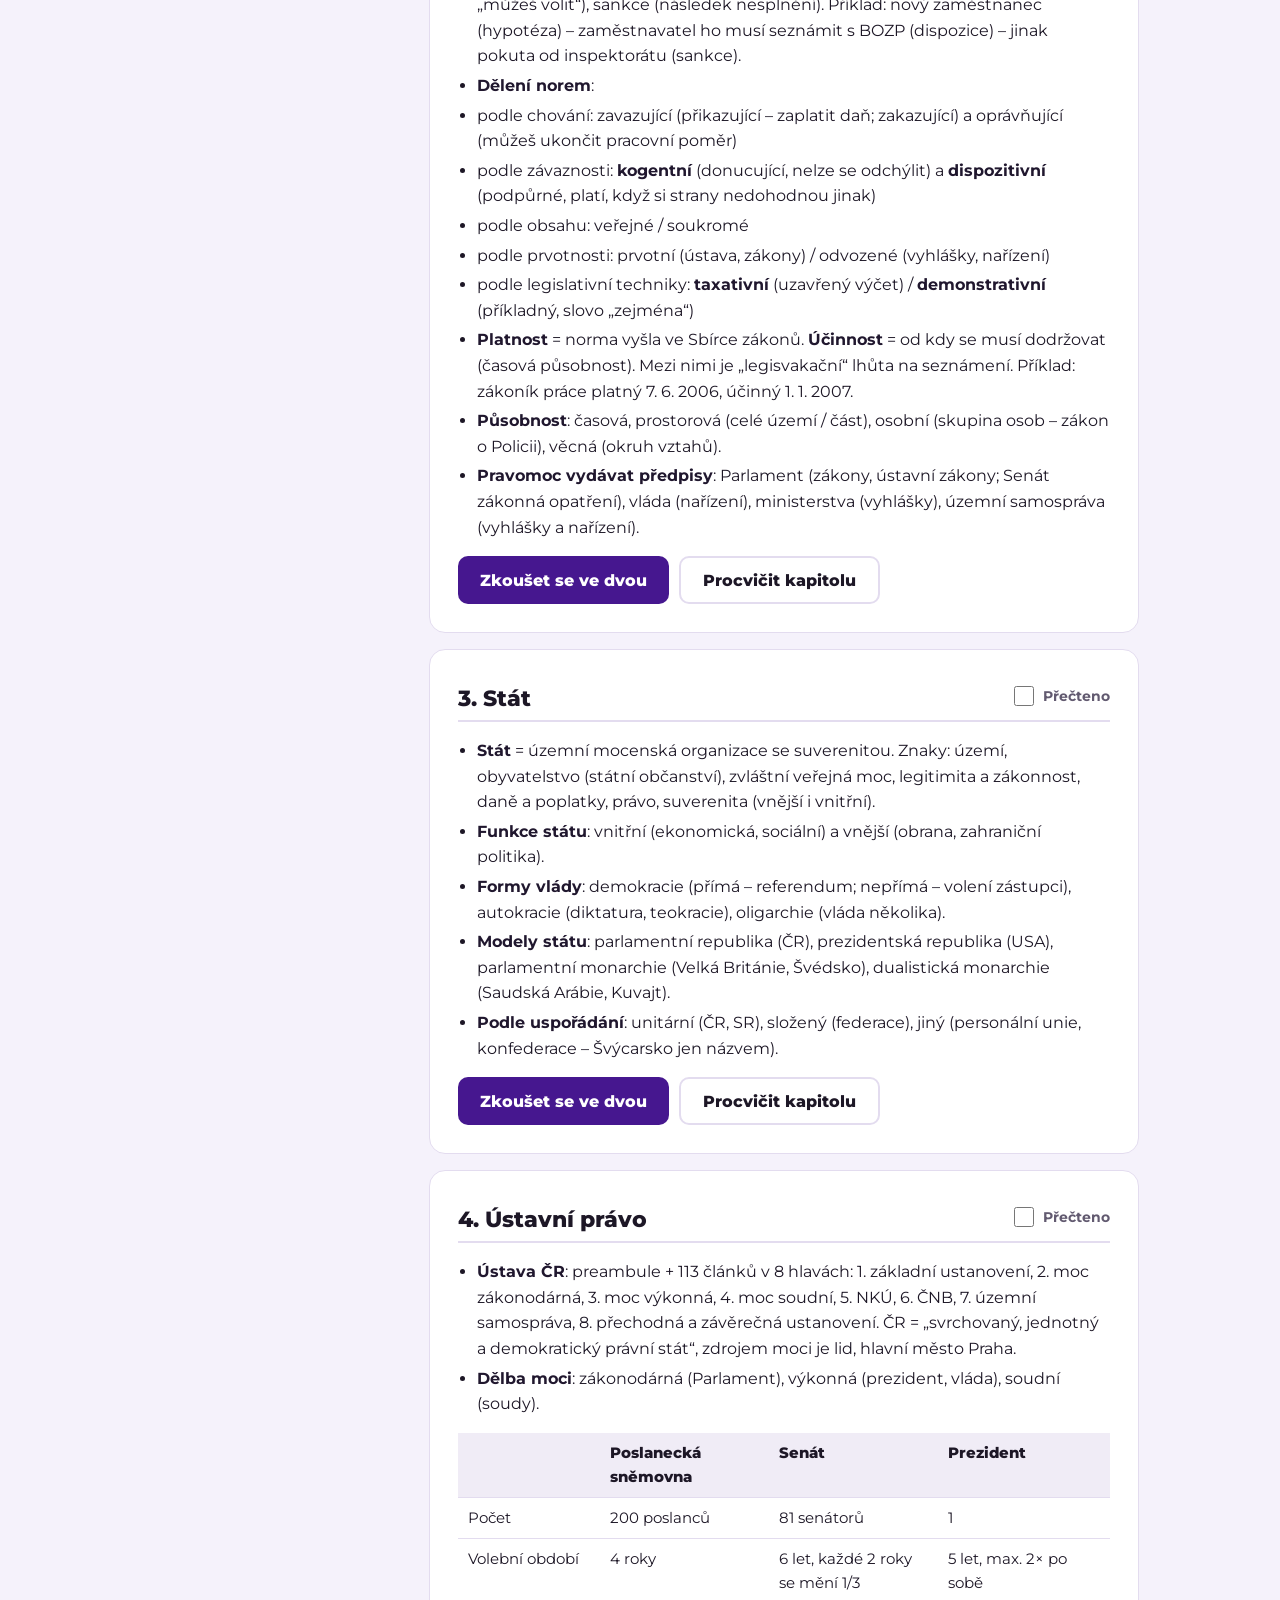
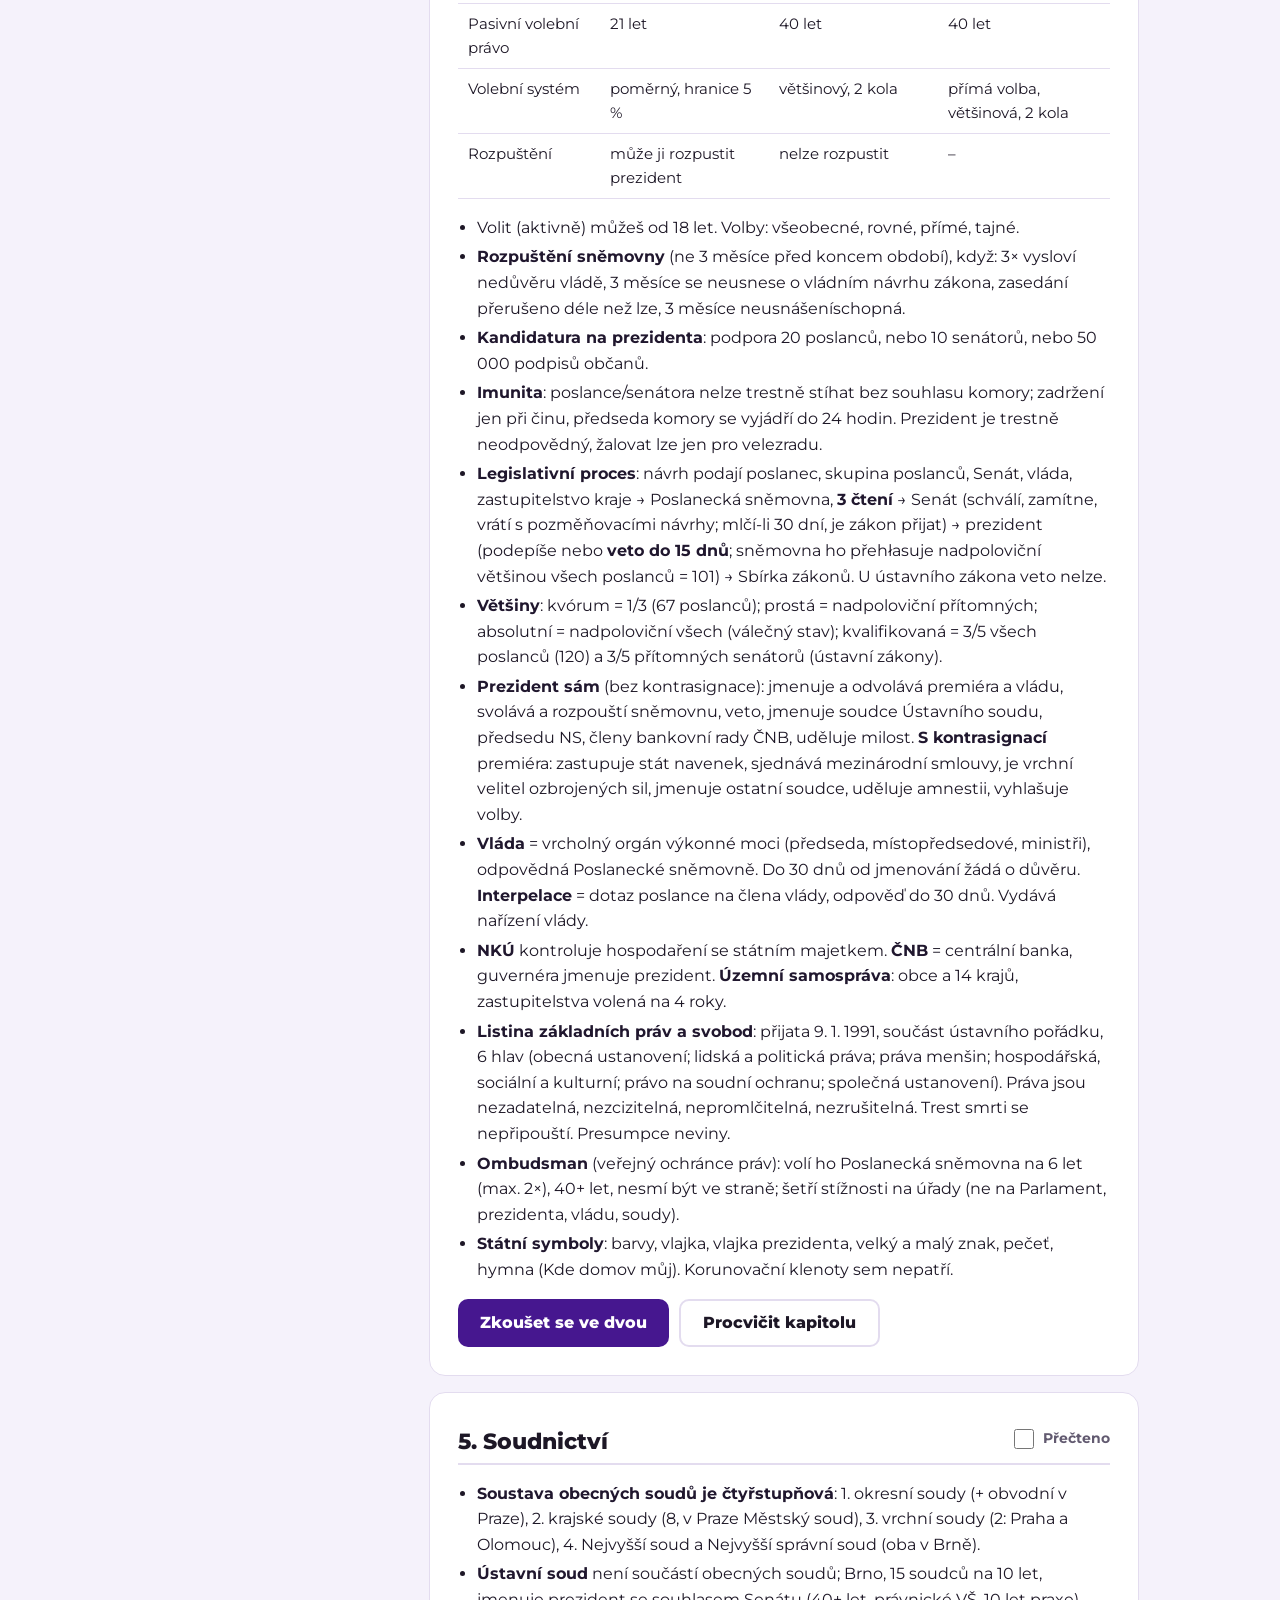
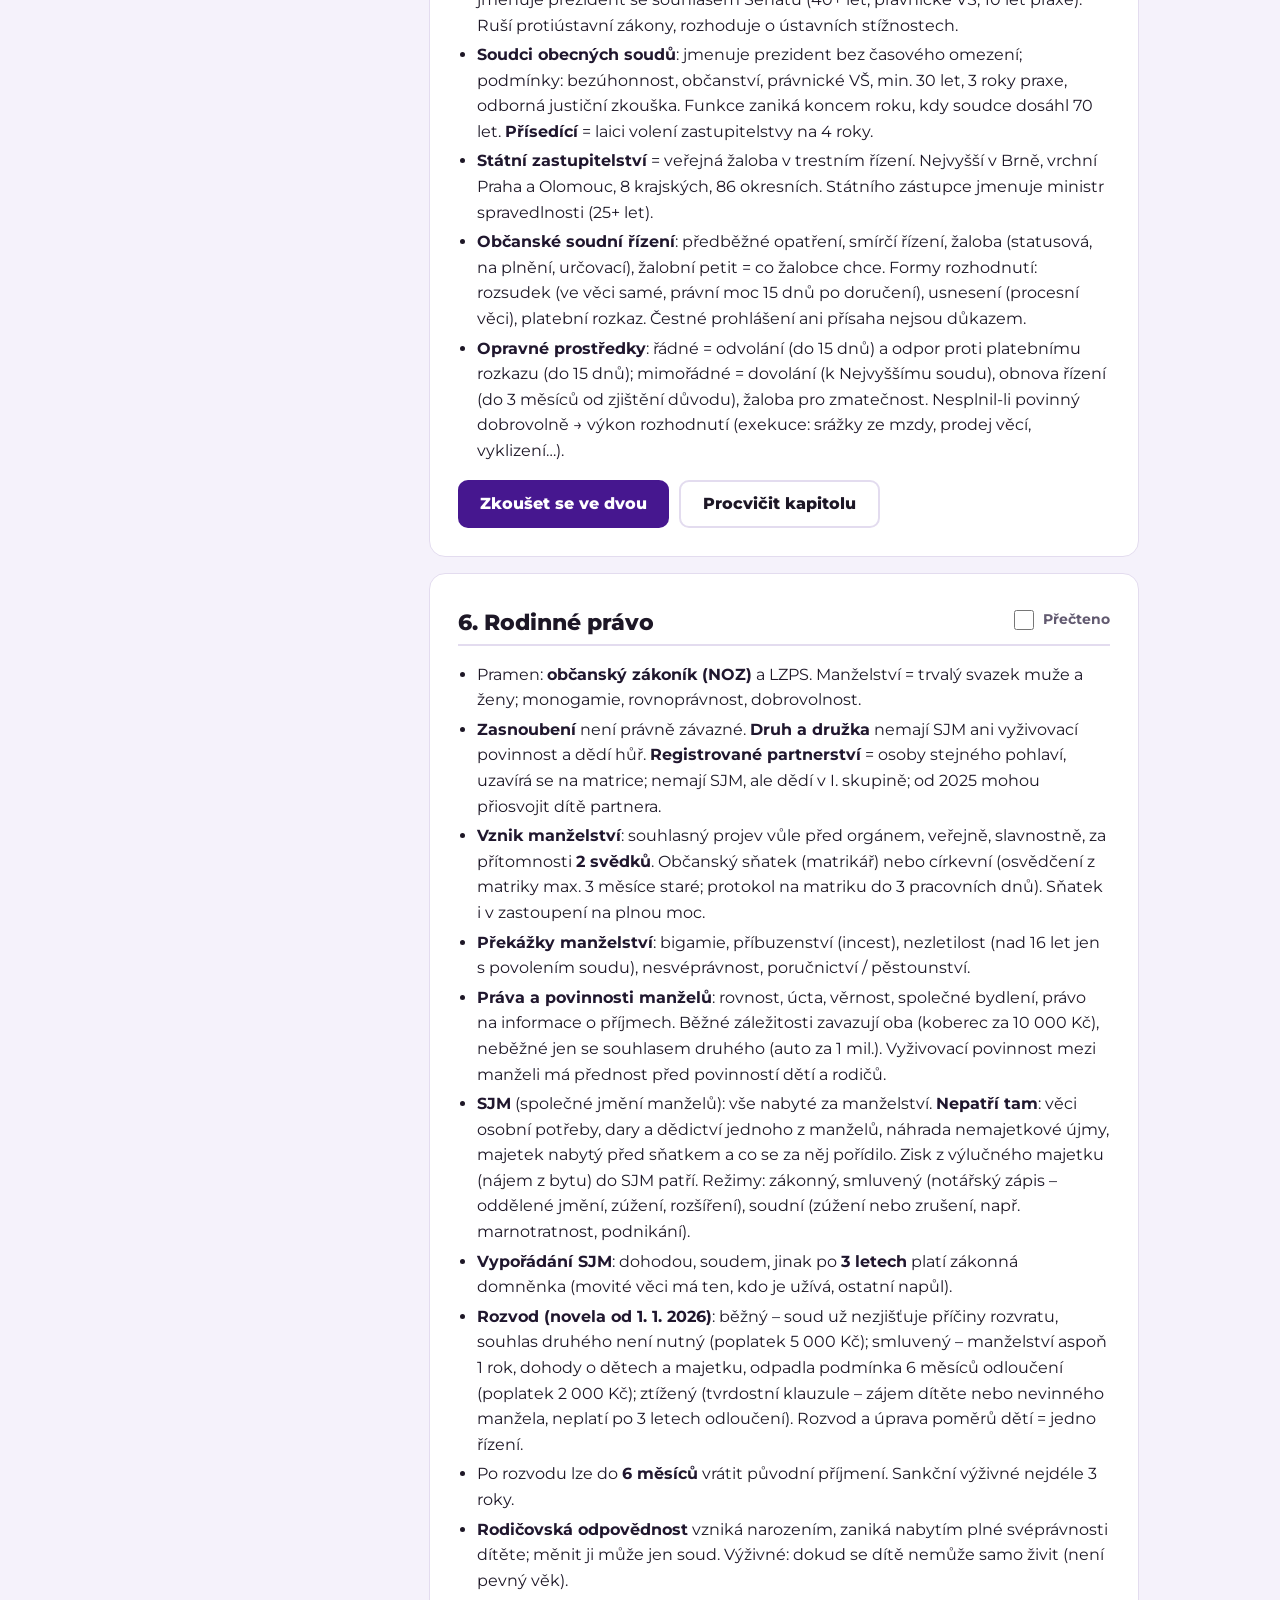
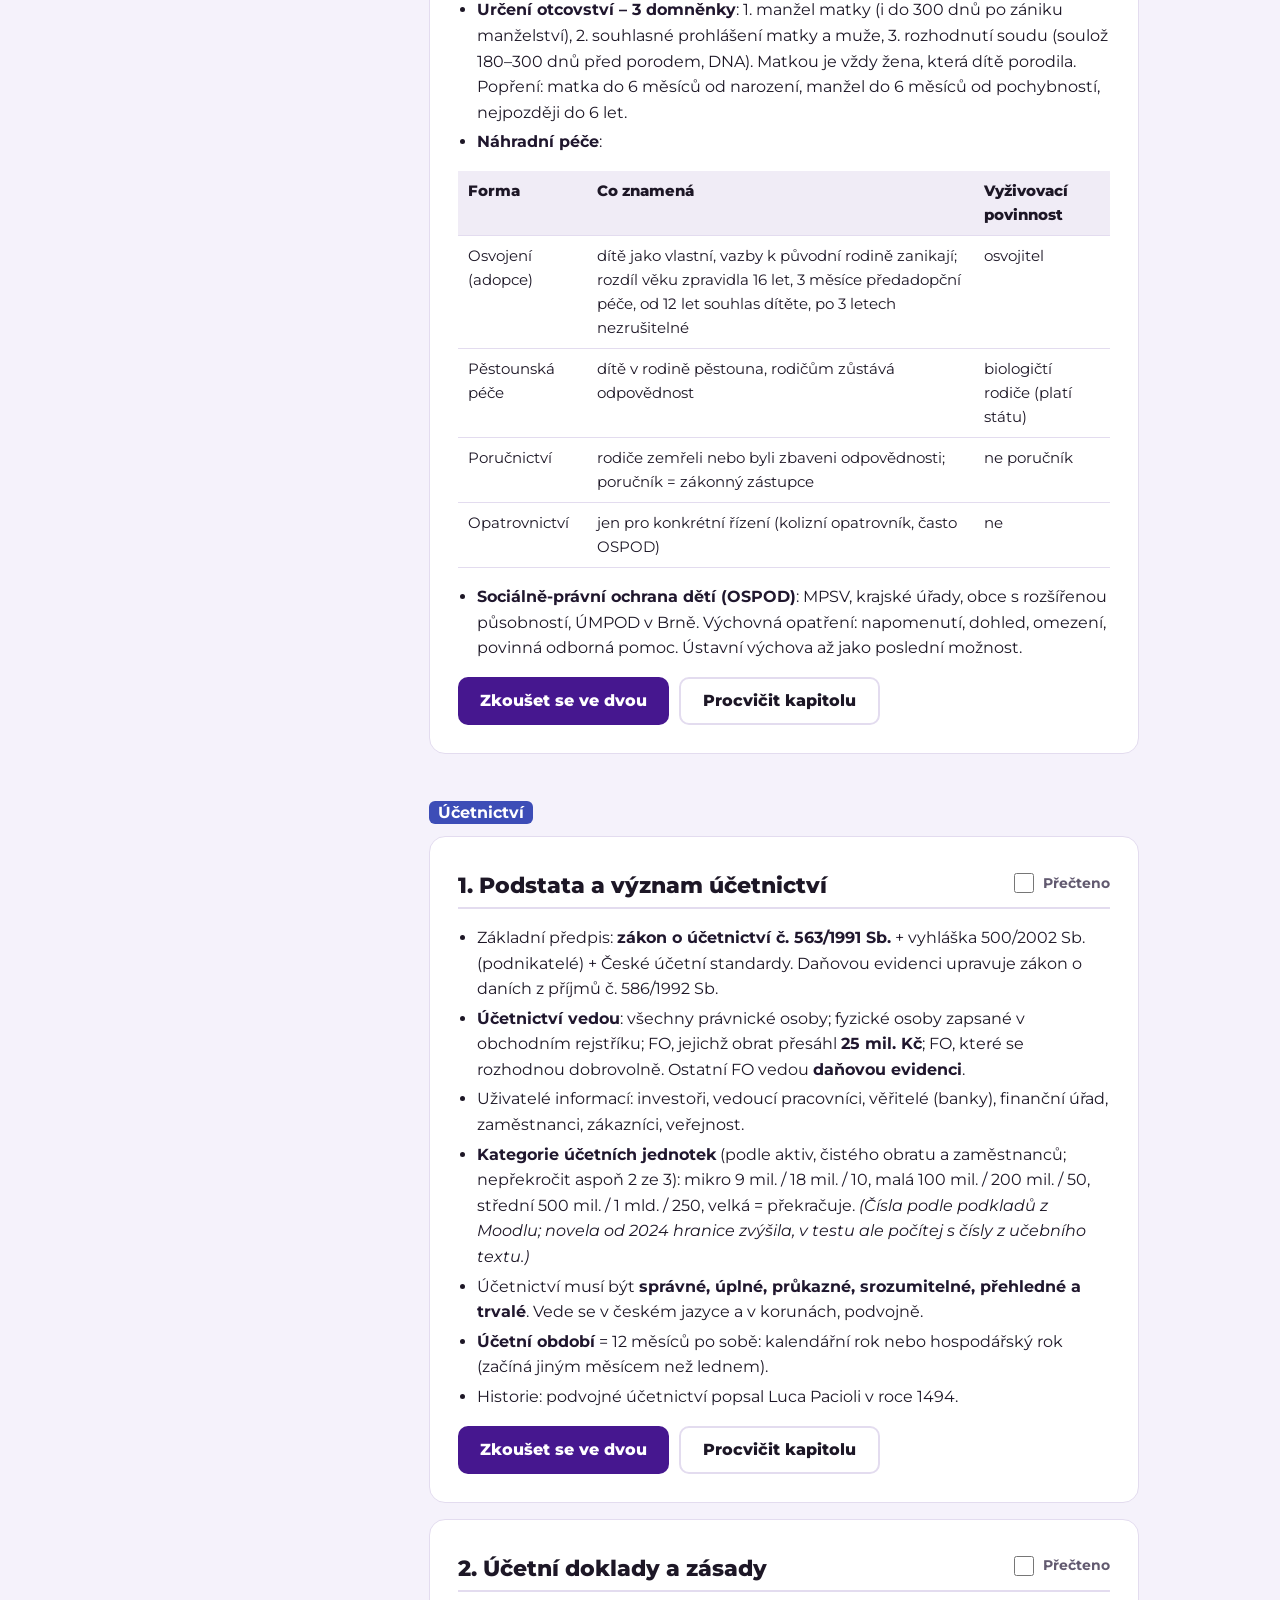
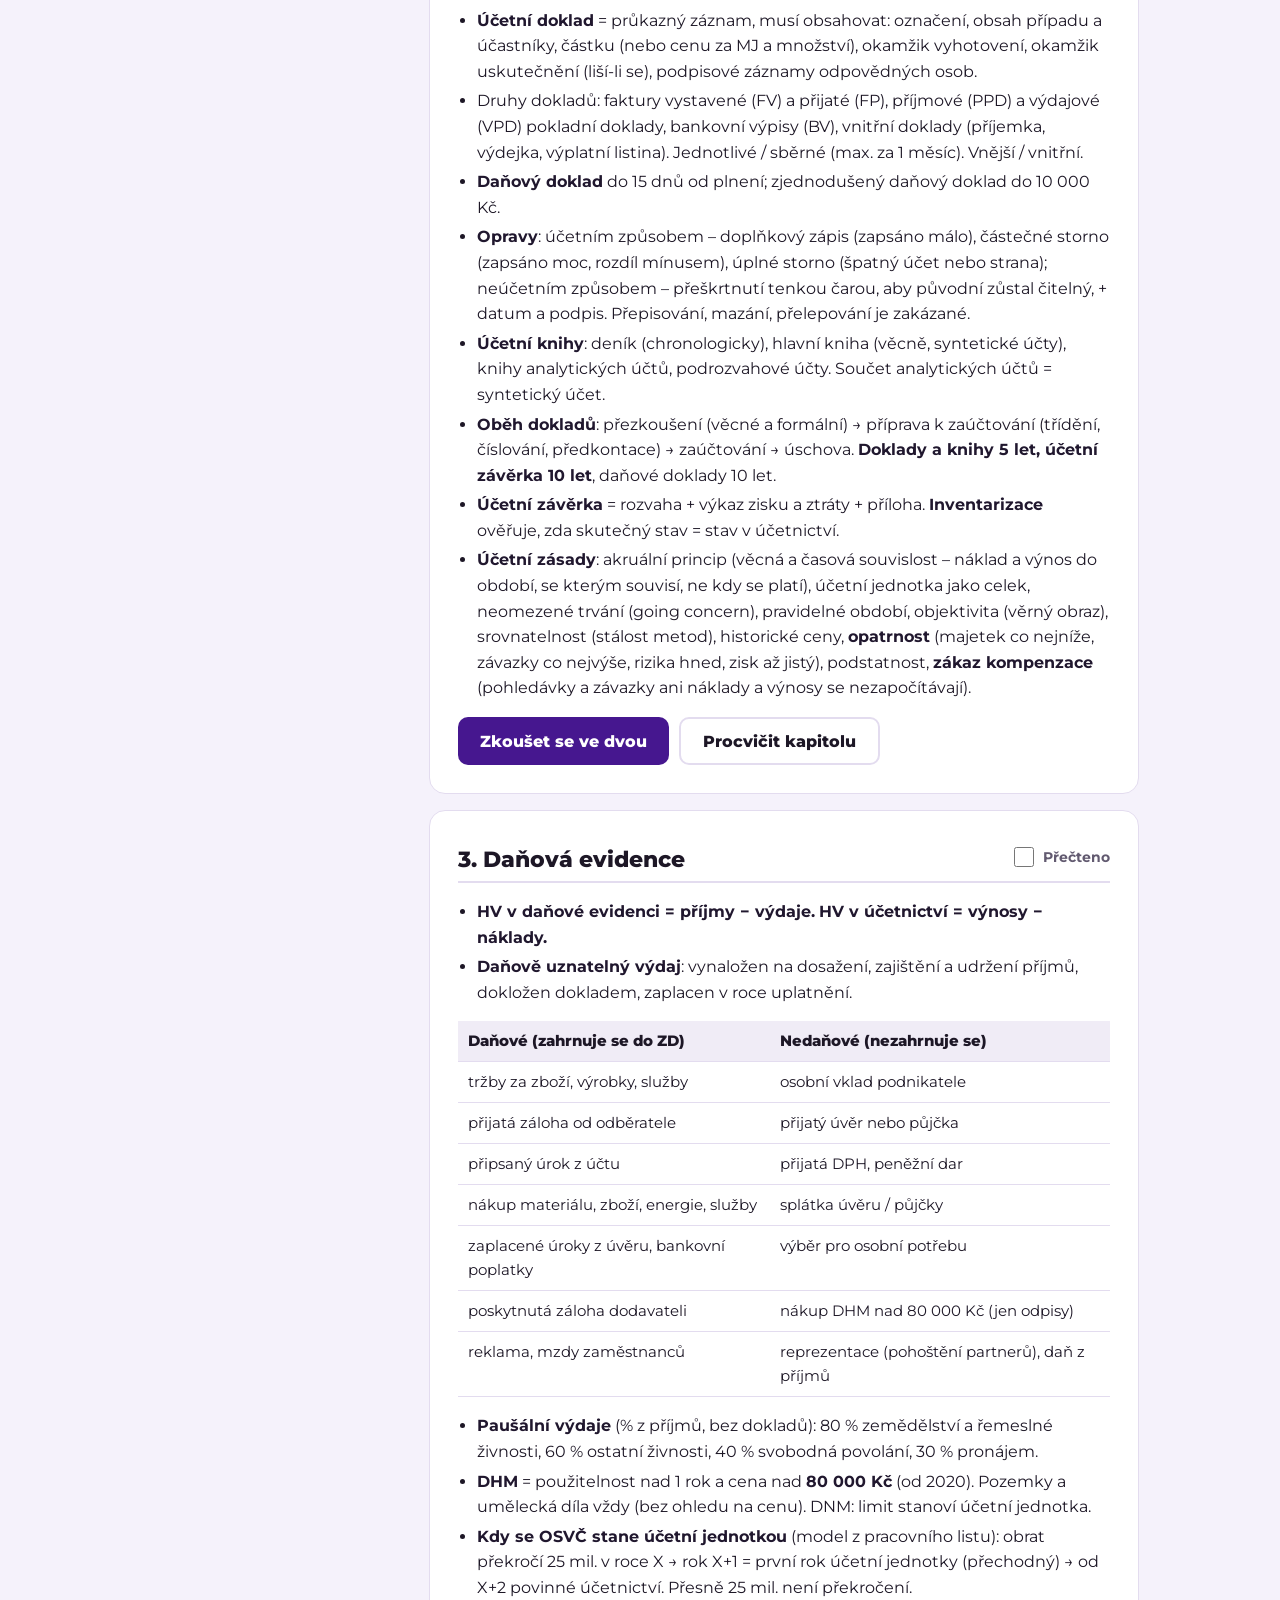
<file: ucivo.html>
<!DOCTYPE html>
<html lang="cs"><head><meta charset="utf-8"><meta name="viewport" content="width=device-width,initial-scale=1">
<title>Učivo – Pololetka 1.P</title>
<link href="https://fonts.googleapis.com/css2?family=Montserrat:wght@400;600;700;800;900&display=swap" rel="stylesheet">
<link rel="stylesheet" href="style.css">
<style>
.lay{display:grid;grid-template-columns:260px minmax(0,1fr);gap:28px;align-items:start}
.toc{position:sticky;top:76px;max-height:calc(100vh - 96px);overflow:auto;display:flex;flex-direction:column;gap:14px;font-size:14px}
.toc .tg{display:flex;flex-direction:column;gap:2px}
.toc .pill{align-self:flex-start;margin-bottom:4px}
.toc a{text-decoration:none;padding:5px 8px;border-radius:6px;color:var(--mut);font-weight:600}
.toc a:hover{background:var(--line);color:var(--ink)}
.toc a.read::before{content:"✓ ";color:var(--ok);font-weight:900}
.subj{margin-bottom:40px}
.sec{background:var(--card);border:1px solid var(--line);border-radius:16px;padding:clamp(16px,3vw,28px);margin-bottom:16px}
.sh{display:flex;justify-content:space-between;align-items:baseline;gap:12px;flex-wrap:wrap;border-bottom:2px solid var(--line);margin-bottom:12px;padding-bottom:6px}
.sh h3{font-size:22px;font-weight:800;margin:0;line-height:1.2}
.done{font-size:14px;font-weight:700;color:var(--mut);display:flex;gap:6px;align-items:center;cursor:pointer;min-height:36px}
.done input{width:20px;height:20px;accent-color:var(--ok)}
.sec ul{padding-left:1.2em}.sec li{margin:4px 0}
.sec strong{color:color-mix(in srgb,var(--ink) 92%,var(--brand))}
.f{font-weight:800;font-size:18px;background:color-mix(in srgb,var(--yel) 30%,transparent);border-radius:10px;padding:12px 16px;margin:12px 0}
.pr{margin:16px 0 0}
.top{display:flex;justify-content:space-between;gap:12px;flex-wrap:wrap;align-items:end;margin-bottom:18px}
@media(max-width:860px){.lay{grid-template-columns:1fr}.toc{position:static;max-height:none;flex-direction:row;overflow-x:auto;gap:18px}.toc .tg{min-width:220px}}
</style></head><body>
<header class="nav"><div class="in"><a class="logo" href="index.html">Pololetka<span>1.P</span></a><a class="l" href="index.html">Plán</a><a class="l" href="ucivo.html" aria-current="page">Učivo</a><a class="l" href="trenink.html">Trénink</a><a class="l" href="dvojice.html">Ve dvou</a><a class="l" href="hra.html">Hra</a></div></header>
<div class="wrap">
<div class="top"><div><h1>Učivo na pololetku</h1><p class="sub" style="margin:0">Výtah z Moodlu Spektrum, 1. ročník, 1. pololetí. U každé kapitoly si zaškrtni „Přečteno“, plán na úvodní stránce si to pamatuje.</p></div><div class="mut" id="cnt" style="font-weight:700"></div></div>
<div class="lay"><nav class="toc" aria-label="Obsah"><div class="tg"><span class="pill EKO">Ekonomika</span><a href="#eko-1" data-sec="eko-1">1. Základní ekonomické pojmy</a><a href="#eko-2" data-sec="eko-2">2. Výroba a výrobní faktory</a><a href="#eko-3" data-sec="eko-3">3. Tržní ekonomika</a><a href="#eko-4" data-sec="eko-4">4. Konkurence, soutěž, selhání trhu</a><a href="#eko-5" data-sec="eko-5">5. Podnikání a právní formy</a><a href="#eko-6" data-sec="eko-6">6. Hospodaření podniku</a><a href="#eko-7" data-sec="eko-7">7. Marketing</a></div><div class="tg"><span class="pill PRA">Právo</span><a href="#pra-1" data-sec="pra-1">1. Pojem právo, právní řád</a><a href="#pra-2" data-sec="pra-2">2. Právní normy</a><a href="#pra-3" data-sec="pra-3">3. Stát</a><a href="#pra-4" data-sec="pra-4">4. Ústavní právo</a><a href="#pra-5" data-sec="pra-5">5. Soudnictví</a><a href="#pra-6" data-sec="pra-6">6. Rodinné právo</a></div><div class="tg"><span class="pill UCE">Účetnictví</span><a href="#uce-1" data-sec="uce-1">1. Podstata a význam účetnictví</a><a href="#uce-2" data-sec="uce-2">2. Účetní doklady a zásady</a><a href="#uce-3" data-sec="uce-3">3. Daňová evidence</a><a href="#uce-4" data-sec="uce-4">4. Majetek a zdroje financování (rozvaha)</a><a href="#uce-5" data-sec="uce-5">5. Účty a jejich strany</a><a href="#uce-6" data-sec="uce-6">6. DPH</a><a href="#uce-7" data-sec="uce-7">7. Náklady a výnosy</a></div><div class="tg"><span class="pill CHY">Chytáky</span><a href="#chy" data-sec="chy">Chytáky a čísla k zapamatování</a></div></nav><main><div class="subj" id="s-EKO"><h2><span class="pill EKO" style="font-size:16px;vertical-align:middle">Ekonomika</span></h2><section id="eko-1" class="sec"><div class="sh"><h3>1. Základní ekonomické pojmy</h3><label class="done"><input type="checkbox" data-sec="eko-1"> Přečteno</label></div><ul>
<li><strong>Ekonomie</strong> = teorie (věda o volbě při vzácných zdrojích). <strong>Ekonomika</strong> = praxe (výroba, rozdělování, směna, spotřeba).</li>
<li><strong>Mikroekonomie</strong> = jednotlivci, firmy, domácnosti, ceny (majitel kina zdraží lístky). <strong>Makroekonomie</strong> = celé národní hospodářství: HDP, inflace, nezaměstnanost.</li>
<li><strong>Pozitivní</strong> ekonomie popisuje, jak to je (fakta). <strong>Normativní</strong> říká, jak by to mělo být (hodnotové soudy).</li>
<li><strong>Potřeba</strong> = pociťovaný nedostatek, který chceme odstranit. Potřeby jsou individuální a nekonečné.</li>
<li>základní / vyšší / nahodilé / uměle vyvolané (reklama, móda)</li>
<li>hmotné / nehmotné; individuální / kolektivní (silnice, veřejné osvětlení)</li>
<li><strong>Maslowova pyramida</strong> (zdola): 1. fyziologické, 2. bezpečí a jistota, 3. sociální (láska, sounaležitost), 4. uznání a úcta, 5. seberealizace. První čtyři jsou nedostatkové, pátá růstová. Maslow ji formuloval v USA v roce 1943.</li>
<li><strong>Statky</strong>: nehmotné (duševní výtvor) a hmotné. Hmotné = spotřební (konzumační = jednorázové, jídlo; konzumní = dlouhodobé, auto, dům) a kapitálové (slouží k další výrobě: provozní = materiál, investiční = stroje, haly).</li>
<li><strong>Služby</strong> jsou nehmotné, neskladovatelné, nedělitelné.</li>
<li><strong>Ekonomická vzácnost</strong> = omezenost zdrojů + užitečnost. <strong>Mezní užitek</strong> = užitek z jedné jednotky navíc; podle zákona klesajícího mezního užitku s množstvím klesá (první sklenice vody vs. desátá).</li>
<li><strong>Spotřeba</strong>: nevýrobní (konečná – osobní / společenská) a výrobní (spotřeba kapitálových statků ve firmě).</li>
</ul><p class="pr" style="display:flex;gap:10px;flex-wrap:wrap"><a class="btn" href="dvojice.html#eko-1">Zkoušet se ve dvou</a><a class="btn ghost" href="trenink.html#sec-eko-1">Procvičit kapitolu</a></p></section><section id="eko-2" class="sec"><div class="sh"><h3>2. Výroba a výrobní faktory</h3><label class="done"><input type="checkbox" data-sec="eko-2"> Přečteno</label></div><div class="scroll"><table>
<thead>
<tr>
<th>Výrobní faktor</th>
<th>Co to je</th>
<th>Odměna (důchod)</th>
</tr>
</thead>
<tbody>
<tr>
<td>Práce</td>
<td>cílevědomá lidská činnost</td>
<td>mzda / plat / odměna</td>
</tr>
<tr>
<td>Půda (přírodní zdroje)</td>
<td>půda, nerosty, přírodní síly</td>
<td>pozemková renta</td>
</tr>
<tr>
<td>Kapitál</td>
<td>hmotný (stroje, budovy) a finanční (peníze, CP)</td>
<td>zisk nebo úrok</td>
</tr>
</tbody>
</table></div>
<ul>
<li><strong>Plat</strong> = stát a jeho organizace. <strong>Mzda</strong> = soukromý zaměstnavatel, pracovní smlouva. <strong>Odměna</strong> = dohoda o provedení práce (DPP) nebo o pracovní činnosti (DPČ).</li>
<li><strong>Dělba práce</strong>: přirozená (muž/žena) → společenská (zemědělci a pastevci, řemesla, obchod, služby).</li>
<li><strong>Hospodaření</strong> = volba mezi možnostmi při omezených zdrojích.</li>
</ul>
<div class="f">Efektivnost = výstup / vstup &nbsp;&nbsp;·&nbsp;&nbsp; Produktivita práce = výstup / počet pracovníků</div>

<p><strong>Příklad z učebnice:</strong> podnik prodal za 1 000 000 Kč, vstupy stály 650 000 Kč, pracuje 25 lidí. Efektivnost = 1 000 000 / 650 000 = 1,538, tedy 154 % (z 1 Kč vložené získá 1,54 Kč). Produktivita = 1 000 000 / 25 = 40 000 Kč na pracovníka.</p>
<p><strong>Tři základní ekonomické otázky:</strong> CO vyrábět, JAK vyrábět, PRO KOHO. Podle odpovědi rozlišujeme 4 ekonomické systémy: tradiční (zvyková), příkazová (direktivní, plán), tržní (rozhoduje trh; předpoklady: soukromé vlastnictví, cenový systém, konkurence) a smíšená (trh + zásahy státu).</p><p class="pr" style="display:flex;gap:10px;flex-wrap:wrap"><a class="btn" href="dvojice.html#eko-2">Zkoušet se ve dvou</a><a class="btn ghost" href="trenink.html#sec-eko-2">Procvičit kapitolu</a></p></section><section id="eko-3" class="sec"><div class="sh"><h3>3. Tržní ekonomika</h3><label class="done"><input type="checkbox" data-sec="eko-3"> Přečteno</label></div><ul>
<li><strong>Trh</strong> = místo, kde se setkává nabídka a poptávka a vzniká cena. <strong>Tržní subjekty</strong>: domácnosti, firmy, stát.</li>
<li><strong>Trhy podle předmětu</strong>: trh produktů, trh výrobních faktorů (práce – cena = mzda; půdy – cena = pozemková renta; kapitálu – cena = nájem) a finanční trh (cena peněz = úrok). Finanční trh = peněžní (do 1 roku), kapitálový (nad 1 rok), devizový (valuty, devizy, zlato).</li>
<li><strong>Nominální mzda</strong> = částka v penězích. <strong>Reálná mzda</strong> = co si za ni koupím (po započtení inflace).</li>
<li><strong>Trhy podle území</strong>: místní, regionální, národní, nadnárodní (EU), světový.</li>
<li><strong>Poptávka (D)</strong> = množství, které zákazníci chtějí koupit za určitou cenu. <strong>Zákon klesající poptávky</strong>: čím vyšší cena, tím menší poptávané množství (nepřímá úměra). Druhy: individuální, tržní, agregátní.</li>
<li><strong>Faktory poptávky</strong> (posouvají křivku D): důchodový efekt, substituční efekt, komplementy, preference a móda. Křivka D jde <strong>doprava</strong>, když vzrostou důchody, zlevní komplement nebo roste zájem. Jde <strong>doleva</strong>, když klesnou důchody, zdraží komplement nebo zlevní substitut.</li>
<li><strong>Nabídka (S)</strong> = množství, které výrobci chtějí prodat za určitou cenu. <strong>Zákon rostoucí nabídky</strong>: s rostoucí cenou roste nabízené množství. Faktory: náklady výroby, ceny alternativních výrobků, vnější podmínky (počasí, kalamity), počet konkurentů, ceny, státní politika, očekávání. Nižší náklady → S doprava (zvětšení nabídky).</li>
<li><strong>Posun křivky ≠ pohyb po křivce.</strong> Změna ceny = pohyb po křivce (změna nabízeného/poptávaného množství). Změna ostatních faktorů = posun celé křivky.</li>
<li><strong>Tržní rovnováha</strong> = bod E, kde D = S; rovnovážná cena a rovnovážné množství. Cena nad rovnováhou → <strong>přebytek</strong> (převis nabídky, zásoby, slevy). Cena pod rovnováhou → <strong>nedostatek</strong> (převis poptávky, fronty). Příklad z učebnice: rovnováha 40 Kč / 500 tun; při 60 Kč chce prodávat 700 t, kupuje se jen 300 t → přebytek 400 t.</li>
</ul><p class="pr" style="display:flex;gap:10px;flex-wrap:wrap"><a class="btn" href="dvojice.html#eko-3">Zkoušet se ve dvou</a><a class="btn ghost" href="trenink.html#sec-eko-3">Procvičit kapitolu</a></p></section><section id="eko-4" class="sec"><div class="sh"><h3>4. Konkurence, soutěž, selhání trhu</h3><label class="done"><input type="checkbox" data-sec="eko-4"> Přečteno</label></div><ul>
<li><strong>Typy konkurence</strong>: napříč trhem (prodejci vs. kupující), na straně poptávky (kupující mezi sebou, když je zboží málo), na straně nabídky (prodejci mezi sebou). Cenová (cenová válka) vs. necenová (servis, doprava zdarma, 3+1, obal).</li>
<li><strong>Dokonalá konkurence</strong> = teoretický model: mnoho prodejců i kupců, homogenní produkt, žádné bariéry, dokonalé informace. V realitě neexistuje.</li>
<li><strong>Nedokonalá konkurence</strong>:</li>
<li><strong>Monopol</strong> = jediný prodejce, bariéry vstupu, diktuje cenu (Póšta, ČEZ).</li>
<li><strong>Oligopol</strong> = pár velkých firem, vzájemná závislost, následují se v cenách (O2, T-Mobile).</li>
<li><strong>Monopolistická konkurence</strong> = mnoho firem, diferencovaný produkt, volný vstup.</li>
<li><strong>Monopson</strong> = jediný kupující (stát a zbraně).</li>
<li><strong>Hospodářská soutěž</strong> probíhá horizontálně (konkurenti) i vertikálně (dodavatel–odběratel). Podmínky: demonopolizace a transparentnost trhu.</li>
<li><strong>Klíčový rozdíl</strong>: <strong>nekalá soutěž</strong> = nepoctivé jednání v rámci soutěže (klamavá reklama…). <strong>Omezování soutěže</strong> = vylučování soupeřů (kartely, zneužití dominance, spojování). Ochranu proti omezování má <strong>ÚOHS</strong> (Úřad pro ochranu hospodářské soutěže) v Brně; předsedu jmenuje prezident na návrh vlády na 6 let, nejvýš dvakrát.</li>
<li><strong>Nekalá soutěž</strong> (2 znaky: rozpor s dobrými mravy soutěže + způsobilé přivodit újmu) – 9 skutkových podstat: klamavá reklama, klamavé označení zboží, vyvolání nebezpečí záměny, parazitování na pověsti, podplácení, zlehčování, srovnávací reklama (nepřípustná), porušení obchodního tajemství, ohrožování zdraví a životního prostředí.</li>
<li><strong>Sankce</strong>: soukromoprávní (zdržení se jednání, odstranění závadného stavu, přiměřené zadostiučinění, náhrada škody, vydání bezdůvodného obohacení; řeší krajský soud) a veřejnoprávní (trestní zákoník – až 3 roky).</li>
<li><strong>Selhání trhu</strong> = trh neefektivně rozděluje zdroje. Důvody: 1. monopol, 2. veřejné statky (nezmenšitelnost + nevylučitelnost, černý pasažér; obrana, osvětlení), 3. externality (kladné: včelař a sad; záporné: chemička a ryby), 4. nedokonalé informace.</li>
</ul><p class="pr" style="display:flex;gap:10px;flex-wrap:wrap"><a class="btn" href="dvojice.html#eko-4">Zkoušet se ve dvou</a><a class="btn ghost" href="trenink.html#sec-eko-4">Procvičit kapitolu</a></p></section><section id="eko-5" class="sec"><div class="sh"><h3>5. Podnikání a právní formy</h3><label class="done"><input type="checkbox" data-sec="eko-5"> Přečteno</label></div><ul>
<li><strong>Podnikání</strong> = soustavná činnost, samostatně, vlastním jménem, na vlastní odpovědnost, za účelem zisku. Podnikatelský záměr + <strong>SWOT</strong> (silné/slabé stránky = uvnitř firmy; příležitosti/hrozby = okolí).</li>
<li><strong>Živnosti</strong>: ohlašovací (řemeslné – výuční list + praxe; vázané – zvláštní odborná způsobilost; volná – jen všeobecné podmínky, od 2008 jediná) a koncesované (státní souhlas, koncesní listina, cca 2 měsíce; taxislužba, autoškola, cestovka). Ohlašovací lze provozovat od ohlášení, koncesovanou až od vydání listiny.</li>
<li><strong>Všeobecné podmínky</strong>: 18 let, svéprávnost, bezúhonnost. Poplatek 1 000 Kč, živnostenský list do 15 dnů, změny hlásit do 15 dnů. Nesplňuješ odbornou způsobilost → <strong>odpovědný zástupce</strong>. Ohlásit lze přes <strong>CRM</strong> (Centrální registrační místo, Jednotný registrační formulář).</li>
<li><strong>Právnická osoba vzniká dnem zápisu do obchodního rejstříku</strong> (vede krajský soud). Návrh na zápis do 6 měsíců od založení.</li>
</ul>
<div class="scroll"><table>
<thead>
<tr>
<th>Forma</th>
<th>Min. počet</th>
<th>Základní kapitál</th>
<th>Ručení</th>
<th>Statutární orgán</th>
</tr>
</thead>
<tbody>
<tr>
<td>v. o. s.</td>
<td>2</td>
<td>není povinný</td>
<td>neomezeně, společně a nerozdílně</td>
<td>všichni společníci</td>
</tr>
<tr>
<td>k. s.</td>
<td>2 (komplementář + komanditista)</td>
<td>vklad jen komanditista</td>
<td>komplementář neomezeně, komanditista do výše nesplaceného vkladu</td>
<td>komplementáři</td>
</tr>
<tr>
<td>s. r. o.</td>
<td>1</td>
<td>1 Kč</td>
<td>do výše nesplaceného vkladu</td>
<td>jednatelé</td>
</tr>
<tr>
<td>a. s.</td>
<td>1</td>
<td>2 000 000 Kč nebo 80 000 EUR (banka 500 mil. Kč)</td>
<td>akcionáři neručí</td>
<td>představenstvo (dualistický) / správní rada (monistický)</td>
</tr>
<tr>
<td>družstvo</td>
<td>3</td>
<td>nezapisuje se</td>
<td>členové neručí</td>
<td>představenstvo (pod 50 členů může být předseda)</td>
</tr>
</tbody>
</table></div>
<ul>
<li>Osobní společnosti (v. o. s., k. s.) = neomezené ručení, osobní účast. Kapitálové (s. r. o., a. s.) = základní kapitál, orgány, omezené nebo žádné ručení.</li>
<li>Orgány a. s. – dualistický: valná hromada, představenstvo, dozorčí rada (3 členové). Monistický: valná hromada + správní rada (statutární ředitel zrušen od 1. 1. 2021). Orgány družstva: členská schůze, představenstvo, kontrolní komise.</li>
<li>Daně: zisk PO 21 %, podíl na zisku / dividenda pak srážková daň 15 % = dvojí zdanění (s. r. o., a. s.). v. o. s.: zisk zdaní společníci daní FO 15 % + odvody.</li>
<li><strong>Akcie</strong> = cenný papír o podílu v a. s. Práva akcionáře: řízení (hlas na VH), dividenda, likvidační zůstatek. Kmenové / prioritní (přednost na dividendu, omezený hlas) / zaměstnanecké. Jmenovitá hodnota = ZK / počet akcií (5 000 000 / 1 000 = 5 000 Kč).</li>
<li><strong>Organizace</strong>: ziskové (podnik) a neziskové. Státní neziskové: rozpočtové (vše hradí rozpočet, ministerstva, soudy, armáda) a příspěvkové (částěčně vlastní příjmy, divadla, muzea). Nestátní: církve, spolky, o. p. s., nadace, politické strany.</li>
</ul><p class="pr" style="display:flex;gap:10px;flex-wrap:wrap"><a class="btn" href="dvojice.html#eko-5">Zkoušet se ve dvou</a><a class="btn ghost" href="trenink.html#sec-eko-5">Procvičit kapitolu</a></p></section><section id="eko-6" class="sec"><div class="sh"><h3>6. Hospodaření podniku</h3><label class="done"><input type="checkbox" data-sec="eko-6"> Přečteno</label></div><ul>
<li><strong>Výnosy</strong> = peníze „získané“ za období bez ohledu na inkaso (faktura vystavena). <strong>Náklady</strong> = účelně vynaložené na získání výnosů. <strong>HV = V − N</strong> (kladný = zisk, záporný = ztráta).</li>
<li><strong>Příjem ≠ výnos</strong>: příjem = peníze skutečně došly (úvěr 250 000 Kč je příjem, ale ne výnos). <strong>Výdaj ≠ náklad</strong>: nákup stroje za hotové = výdaj, ne náklad (do nákladů jde postupně přes odpisy); odpis = náklad, ne výdaj.</li>
<li>Členy nákladů: druhové (co bylo spotřebováno, třída 5), kalkulační (přímé / nepřímé = režijní), podle objemu výroby (<strong>fixní</strong> – nájem, odpisy, mzdy THP, reklama; <strong>variabilní</strong> – materiál, mzdy dělníků, obaly).</li>
</ul>
<div class="f">Bod zvratu: Q = FN / (P − vn) &nbsp;&nbsp;·&nbsp;&nbsp; CN = FN + vn · Q &nbsp;&nbsp;·&nbsp;&nbsp; TR = P · Q</div>

<p><strong>Příklad (typ 3. dú):</strong> fixní náklady 120 000 Kč, cena 500 Kč/ks, variabilní náklady 300 Kč/ks. Q = 120 000 / (500 − 300) = <strong>600 ks</strong>. Při 600 ks: tržby 300 000, náklady 120 000 + 180 000 = 300 000, zisk 0. Každý kus navíc přidá 200 Kč zisku.</p>
<p><strong>Příklad (typ 2. dú – obchodník s přirážkou):</strong> nakoupí za 100 Kč, přirážka 35 % → prodává za 135 Kč, obchodní rozpětí 35 Kč. Aby pokryl náklady N + chtěný příjem M, potřebuje rozpětí N + M, tedy obrat (tržbu) = (N + M) / 0,35 × 1,35. Např. 45 000 Kč měsíčně → rozpětí 45 000 → nákup 128 571 Kč → tržba 173 571 Kč.</p>
<ul>
<li><strong>Rentabilita</strong> = zisk / vložený kapitál. ROA = zisk / celkový kapitál (aktiva). ROE = čistý zisk / vlastní kapitál. Rentabilita tržeb = zisk / tržby. Rentabilita nákladů = zisk / náklady.</li>
</ul><p class="pr" style="display:flex;gap:10px;flex-wrap:wrap"><a class="btn" href="dvojice.html#eko-6">Zkoušet se ve dvou</a><a class="btn ghost" href="trenink.html#sec-eko-6">Procvičit kapitolu</a></p></section><section id="eko-7" class="sec"><div class="sh"><h3>7. Marketing</h3><label class="done"><input type="checkbox" data-sec="eko-7"> Přečteno</label></div><ul>
<li>Marketing = uspokojit potřeby zákazníka se ziskem. <strong>Marketingový mix 4P</strong>: Product (výrobek), Price (cena), Place (distribuce), Promotion (propagace).</li>
<li><strong>Produkt</strong> má 3 úrovně: jádro (základní užitek), vlastní produkt (značka, design, obal, kvalita), rozšířený produkt (záruka, servis, doprava). <strong>Životní cyklus</strong>: zavádění → růst → zralost → úpadek.</li>
<li><strong>Cena</strong>: podle nákladů, podle poptávky (vnímaná hodnota), podle konkurence. Psychologická cena 99 Kč. Strategie: sbíraní smetany (vysoká cena na začátku), pronikavá cena (nízká pro dobytí trhu).</li>
<li><strong>Distribuce</strong>: přímá (výrobce → zákazník) a nepřímá (přes velkoobchod, maloobchod, agenty). Intenzivní / selektivní / výhradní.</li>
<li><strong>Komunikační mix</strong>: reklama, podpora prodeje, public relations, přímý marketing, osobní prodej (+ sponzoring, POP v místě prodeje).</li>
</ul>
<p><em>Pozn.: u marketingu byl PDF v Moodlu jen jako drobný tisk dvou stran na list, takže tahle část je stručnější a drží se standardního učiva. Projeď si v něm hlavně obrázky a tabulky.</em></p><p class="pr" style="display:flex;gap:10px;flex-wrap:wrap"><a class="btn" href="dvojice.html#eko-7">Zkoušet se ve dvou</a><a class="btn ghost" href="trenink.html#sec-eko-7">Procvičit kapitolu</a></p></section></div><div class="subj" id="s-PRA"><h2><span class="pill PRA" style="font-size:16px;vertical-align:middle">Právo</span></h2><section id="pra-1" class="sec"><div class="sh"><h3>1. Pojem právo, právní řád</h3><label class="done"><input type="checkbox" data-sec="pra-1"> Přečteno</label></div><ul>
<li><strong>Právo</strong> = soubor obecně závazných pravidel chování, vynutitelných státem. <strong>Právo je minimum morálky.</strong></li>
<li><strong>Objektivní právo</strong> = pravidla vytvořená státem (zákony). <strong>Subjektivní právo</strong> = konkrétní oprávnění účastníka vztahu (pronajímatel může po nájemci chtít nájemné).</li>
<li>Princip: občan smí dělat vše, co zákon nezakazuje; státní moc jen to, co zákon stanoví.</li>
<li><strong>Právní řád</strong> = souhrn všech právních předpisů státu; části nesmějí být v rozporu s Ústavou. <strong>Hierarchie podle právní síly</strong> (shora): 1. Ústava a ústavní zákony, 2. zákony, 3. zákonná opatření Senátu, 4. nařízení vlády, 5. vyhlášky ministerstev, 6. vyhlášky nižších orgánů (obce, kraje). Body 1–3 = předpisy zákonné (vydává Parlament), 4–6 = podzákonné (prováděcí).</li>
<li><strong>Typy právní kultury</strong>: kontinentálně evropský (hlavní pramen = zákon; ČR) a anglosaský (precedenty a obyceje; UK, USA).</li>
<li><strong>Prameny práva</strong>: normativní právní akt, právní obyčej (nejstarší, nepsaný), soudní precedent, normativní smlouva. V ČR hlavně normativní právní akty a mezinárodní smlouvy; precedent u nás pramenem není. <strong>Ratifikace</strong> = definitivní souhlas státu se smlouvou (Parlament + podpis prezidenta).</li>
<li><strong>Systém práva</strong>: mezinárodní / vnitrostátní; <strong>veřejné</strong> (nerovné postavení, nadřazený stát: ústavní, správní, trestní, finanční, živnostenské, občanské procesní) / <strong>soukromé</strong> (rovné strany: občanské hmotné, obchodní korporace, rodinné; pracovní je smíšené); <strong>hmotné</strong> (práva a povinnosti, např. občanský zákoník) / <strong>procesní</strong> (postup řízení, např. občanský soudní řád).</li>
</ul><p class="pr" style="display:flex;gap:10px;flex-wrap:wrap"><a class="btn" href="dvojice.html#pra-1">Zkoušet se ve dvou</a><a class="btn ghost" href="trenink.html#sec-pra-1">Procvičit kapitolu</a></p></section><section id="pra-2" class="sec"><div class="sh"><h3>2. Právní normy</h3><label class="done"><input type="checkbox" data-sec="pra-2"> Přečteno</label></div><ul>
<li><strong>Struktura normy</strong>: hypotéza (podmínka – „když ti je 18“), dispozice (pravidlo – „můžeš volit“), sankce (následek nesplnění). Příklad: nový zaměstnanec (hypotéza) – zaměstnavatel ho musí seznámit s BOZP (dispozice) – jinak pokuta od inspektorátu (sankce).</li>
<li><strong>Dělení norem</strong>:</li>
<li>podle chování: zavazující (přikazující – zaplatit daň; zakazující) a oprávňující (můžeš ukončit pracovní poměr)</li>
<li>podle závaznosti: <strong>kogentní</strong> (donucující, nelze se odchýlit) a <strong>dispozitivní</strong> (podpůrné, platí, když si strany nedohodnou jinak)</li>
<li>podle obsahu: veřejné / soukromé</li>
<li>podle prvotnosti: prvotní (ústava, zákony) / odvozené (vyhlášky, nařízení)</li>
<li>podle legislativní techniky: <strong>taxativní</strong> (uzavřený výčet) / <strong>demonstrativní</strong> (příkladný, slovo „zejména“)</li>
<li><strong>Platnost</strong> = norma vyšla ve Sbírce zákonů. <strong>Účinnost</strong> = od kdy se musí dodržovat (časová působnost). Mezi nimi je „legisvakační“ lhůta na seznámení. Příklad: zákoník práce platný 7. 6. 2006, účinný 1. 1. 2007.</li>
<li><strong>Působnost</strong>: časová, prostorová (celé území / část), osobní (skupina osob – zákon o Policii), věcná (okruh vztahů).</li>
<li><strong>Pravomoc vydávat předpisy</strong>: Parlament (zákony, ústavní zákony; Senát zákonná opatření), vláda (nařízení), ministerstva (vyhlášky), územní samospráva (vyhlášky a nařízení).</li>
</ul><p class="pr" style="display:flex;gap:10px;flex-wrap:wrap"><a class="btn" href="dvojice.html#pra-2">Zkoušet se ve dvou</a><a class="btn ghost" href="trenink.html#sec-pra-2">Procvičit kapitolu</a></p></section><section id="pra-3" class="sec"><div class="sh"><h3>3. Stát</h3><label class="done"><input type="checkbox" data-sec="pra-3"> Přečteno</label></div><ul>
<li><strong>Stát</strong> = územní mocenská organizace se suverenitou. Znaky: území, obyvatelstvo (státní občanství), zvláštní veřejná moc, legitimita a zákonnost, daně a poplatky, právo, suverenita (vnější i vnitřní).</li>
<li><strong>Funkce státu</strong>: vnitřní (ekonomická, sociální) a vnější (obrana, zahraniční politika).</li>
<li><strong>Formy vlády</strong>: demokracie (přímá – referendum; nepřímá – volení zástupci), autokracie (diktatura, teokracie), oligarchie (vláda několika).</li>
<li><strong>Modely státu</strong>: parlamentní republika (ČR), prezidentská republika (USA), parlamentní monarchie (Velká Británie, Švédsko), dualistická monarchie (Saudská Arábie, Kuvajt).</li>
<li><strong>Podle uspořádání</strong>: unitární (ČR, SR), složený (federace), jiný (personální unie, konfederace – Švýcarsko jen názvem).</li>
</ul><p class="pr" style="display:flex;gap:10px;flex-wrap:wrap"><a class="btn" href="dvojice.html#pra-3">Zkoušet se ve dvou</a><a class="btn ghost" href="trenink.html#sec-pra-3">Procvičit kapitolu</a></p></section><section id="pra-4" class="sec"><div class="sh"><h3>4. Ústavní právo</h3><label class="done"><input type="checkbox" data-sec="pra-4"> Přečteno</label></div><ul>
<li><strong>Ústava ČR</strong>: preambule + 113 článků v 8 hlavách: 1. základní ustanovení, 2. moc zákonodárná, 3. moc výkonná, 4. moc soudní, 5. NKÚ, 6. ČNB, 7. územní samospráva, 8. přechodná a závěrečná ustanovení. ČR = „svrchovaný, jednotný a demokratický právní stát“, zdrojem moci je lid, hlavní město Praha.</li>
<li><strong>Dělba moci</strong>: zákonodárná (Parlament), výkonná (prezident, vláda), soudní (soudy).</li>
</ul>
<div class="scroll"><table>
<thead>
<tr>
<th></th>
<th>Poslanecká sněmovna</th>
<th>Senát</th>
<th>Prezident</th>
</tr>
</thead>
<tbody>
<tr>
<td>Počet</td>
<td>200 poslanců</td>
<td>81 senátorů</td>
<td>1</td>
</tr>
<tr>
<td>Volební období</td>
<td>4 roky</td>
<td>6 let, každé 2 roky se mění 1/3</td>
<td>5 let, max. 2× po sobě</td>
</tr>
<tr>
<td>Pasivní volební právo</td>
<td>21 let</td>
<td>40 let</td>
<td>40 let</td>
</tr>
<tr>
<td>Volební systém</td>
<td>poměrný, hranice 5 %</td>
<td>většinový, 2 kola</td>
<td>přímá volba, většinová, 2 kola</td>
</tr>
<tr>
<td>Rozpuštění</td>
<td>může ji rozpustit prezident</td>
<td>nelze rozpustit</td>
<td>–</td>
</tr>
</tbody>
</table></div>
<ul>
<li>Volit (aktivně) můžeš od 18 let. Volby: všeobecné, rovné, přímé, tajné.</li>
<li><strong>Rozpuštění sněmovny</strong> (ne 3 měsíce před koncem období), když: 3× vysloví nedůvěru vládě, 3 měsíce se neusnese o vládním návrhu zákona, zasedání přerušeno déle než lze, 3 měsíce neusnášeníschopná.</li>
<li><strong>Kandidatura na prezidenta</strong>: podpora 20 poslanců, nebo 10 senátorů, nebo 50 000 podpisů občanů.</li>
<li><strong>Imunita</strong>: poslance/senátora nelze trestně stíhat bez souhlasu komory; zadržení jen při činu, předseda komory se vyjádří do 24 hodin. Prezident je trestně neodpovědný, žalovat lze jen pro velezradu.</li>
<li><strong>Legislativní proces</strong>: návrh podají poslanec, skupina poslanců, Senát, vláda, zastupitelstvo kraje → Poslanecká sněmovna, <strong>3 čtení</strong> → Senát (schválí, zamítne, vrátí s pozměňovacími návrhy; mlčí-li 30 dní, je zákon přijat) → prezident (podepíše nebo <strong>veto do 15 dnů</strong>; sněmovna ho přehłasuje nadpoloviční většinou všech poslanců = 101) → Sbírka zákonů. U ústavního zákona veto nelze.</li>
<li><strong>Většiny</strong>: kvórum = 1/3 (67 poslanců); prostá = nadpoloviční přítomných; absolutní = nadpoloviční všech (válečný stav); kvalifikovaná = 3/5 všech poslanců (120) a 3/5 přítomných senátorů (ústavní zákony).</li>
<li><strong>Prezident sám</strong> (bez kontrasignace): jmenuje a odvolává premiéra a vládu, svolává a rozpouští sněmovnu, veto, jmenuje soudce Ústavního soudu, předsedu NS, členy bankovní rady ČNB, uděluje milost. <strong>S kontrasignací</strong> premiéra: zastupuje stát navenek, sjednává mezinárodní smlouvy, je vrchní velitel ozbrojených sil, jmenuje ostatní soudce, uděluje amnestii, vyhlašuje volby.</li>
<li><strong>Vláda</strong> = vrcholný orgán výkonné moci (předseda, místopředsedové, ministři), odpovědná Poslanecké sněmovně. Do 30 dnů od jmenování žádá o důvěru. <strong>Interpelace</strong> = dotaz poslance na člena vlády, odpověď do 30 dnů. Vydává nařízení vlády.</li>
<li><strong>NKÚ</strong> kontroluje hospodaření se státním majetkem. <strong>ČNB</strong> = centrální banka, guvernéra jmenuje prezident. <strong>Územní samospráva</strong>: obce a 14 krajů, zastupitelstva volená na 4 roky.</li>
<li><strong>Listina základních práv a svobod</strong>: přijata 9. 1. 1991, součást ústavního pořádku, 6 hlav (obecná ustanovení; lidská a politická práva; práva menšin; hospodářská, sociální a kulturní; právo na soudní ochranu; společná ustanovení). Práva jsou nezadatelná, nezcizitelná, nepromlčitelná, nezrušitelná. Trest smrti se nepřipouští. Presumpce neviny.</li>
<li><strong>Ombudsman</strong> (veřejný ochránce práv): volí ho Poslanecká sněmovna na 6 let (max. 2×), 40+ let, nesmí být ve straně; šetří stížnosti na úřady (ne na Parlament, prezidenta, vládu, soudy).</li>
<li><strong>Státní symboly</strong>: barvy, vlajka, vlajka prezidenta, velký a malý znak, pečeť, hymna (Kde domov můj). Korunovační klenoty sem nepatří.</li>
</ul><p class="pr" style="display:flex;gap:10px;flex-wrap:wrap"><a class="btn" href="dvojice.html#pra-4">Zkoušet se ve dvou</a><a class="btn ghost" href="trenink.html#sec-pra-4">Procvičit kapitolu</a></p></section><section id="pra-5" class="sec"><div class="sh"><h3>5. Soudnictví</h3><label class="done"><input type="checkbox" data-sec="pra-5"> Přečteno</label></div><ul>
<li><strong>Soustava obecných soudů je čtyřstupňová</strong>: 1. okresní soudy (+ obvodní v Praze), 2. krajské soudy (8, v Praze Městský soud), 3. vrchní soudy (2: Praha a Olomouc), 4. Nejvyšší soud a Nejvyšší správní soud (oba v Brně).</li>
<li><strong>Ústavní soud</strong> není součástí obecných soudů; Brno, 15 soudců na 10 let, jmenuje prezident se souhlasem Senátu (40+ let, právnické VŠ, 10 let praxe). Ruší protiústavní zákony, rozhoduje o ústavních stížnostech.</li>
<li><strong>Soudci obecných soudů</strong>: jmenuje prezident bez časového omezení; podmínky: bezúhonnost, občanství, právnické VŠ, min. 30 let, 3 roky praxe, odborná justiční zkouška. Funkce zaniká koncem roku, kdy soudce dosáhl 70 let. <strong>Přísedící</strong> = laici volení zastupitelstvy na 4 roky.</li>
<li><strong>Státní zastupitelství</strong> = veřejná žaloba v trestním řízení. Nejvyšší v Brně, vrchní Praha a Olomouc, 8 krajských, 86 okresních. Státního zástupce jmenuje ministr spravedlnosti (25+ let).</li>
<li><strong>Občanské soudní řízení</strong>: předběžné opatření, smírčí řízení, žaloba (statusová, na plnění, určovací), žalobní petit = co žalobce chce. Formy rozhodnutí: rozsudek (ve věci samé, právní moc 15 dnů po doručení), usnesení (procesní věci), platební rozkaz. Čestné prohlášení ani přísaha nejsou důkazem.</li>
<li><strong>Opravné prostředky</strong>: řádné = odvolání (do 15 dnů) a odpor proti platebnímu rozkazu (do 15 dnů); mimořádné = dovolání (k Nejvyššímu soudu), obnova řízení (do 3 měsíců od zjištění důvodu), žaloba pro zmatečnost. Nesplnil-li povinný dobrovolně → výkon rozhodnutí (exekuce: srážky ze mzdy, prodej věcí, vyklizení…).</li>
</ul><p class="pr" style="display:flex;gap:10px;flex-wrap:wrap"><a class="btn" href="dvojice.html#pra-5">Zkoušet se ve dvou</a><a class="btn ghost" href="trenink.html#sec-pra-5">Procvičit kapitolu</a></p></section><section id="pra-6" class="sec"><div class="sh"><h3>6. Rodinné právo</h3><label class="done"><input type="checkbox" data-sec="pra-6"> Přečteno</label></div><ul>
<li>Pramen: <strong>občanský zákoník (NOZ)</strong> a LZPS. Manželství = trvalý svazek muže a ženy; monogamie, rovnoprávnost, dobrovolnost.</li>
<li><strong>Zasnoubení</strong> není právně závazné. <strong>Druh a družka</strong> nemají SJM ani vyživovací povinnost a dědí hůř. <strong>Registrované partnerství</strong> = osoby stejného pohlaví, uzavírá se na matrice; nemají SJM, ale dědí v I. skupině; od 2025 mohou přiosvojit dítě partnera.</li>
<li><strong>Vznik manželství</strong>: souhlasný projev vůle před orgánem, veřejně, slavnostně, za přítomnosti <strong>2 svědků</strong>. Občanský sňatek (matrikář) nebo církevní (osvědčení z matriky max. 3 měsíce staré; protokol na matriku do 3 pracovních dnů). Sňatek i v zastoupení na plnou moc.</li>
<li><strong>Překážky manželství</strong>: bigamie, příbuzenství (incest), nezletilost (nad 16 let jen s povolením soudu), nesvéprávnost, poručnictví / pěstounství.</li>
<li><strong>Práva a povinnosti manželů</strong>: rovnost, úcta, věrnost, společné bydlení, právo na informace o příjmech. Běžné záležitosti zavazují oba (koberec za 10 000 Kč), neběžné jen se souhlasem druhého (auto za 1 mil.). Vyživovací povinnost mezi manželi má přednost před povinností dětí a rodičů.</li>
<li><strong>SJM</strong> (společné jmění manželů): vše nabyté za manželství. <strong>Nepatří tam</strong>: věci osobní potřeby, dary a dědictví jednoho z manželů, náhrada nemajetkové újmy, majetek nabytý před sňatkem a co se za něj pořídilo. Zisk z výlučného majetku (nájem z bytu) do SJM patří. Režimy: zákonný, smluvený (notářský zápis – oddělené jmění, zúžení, rozšíření), soudní (zúžení nebo zrušení, např. marnotratnost, podnikání).</li>
<li><strong>Vypořádání SJM</strong>: dohodou, soudem, jinak po <strong>3 letech</strong> platí zákonná domněnka (movité věci má ten, kdo je užívá, ostatní napůl).</li>
<li><strong>Rozvod (novela od 1. 1. 2026)</strong>: běžný – soud už nezjišťuje příčiny rozvratu, souhlas druhého není nutný (poplatek 5 000 Kč); smluvený – manželství aspoň 1 rok, dohody o dětech a majetku, odpadla podmínka 6 měsíců odloučení (poplatek 2 000 Kč); ztížený (tvrdostní klauzule – zájem dítěte nebo nevinného manžela, neplatí po 3 letech odloučení). Rozvod a úprava poměrů dětí = jedno řízení.</li>
<li>Po rozvodu lze do <strong>6 měsíců</strong> vrátit původní příjmení. Sankční výživné nejdéle 3 roky.</li>
<li><strong>Rodičovská odpovědnost</strong> vzniká narozením, zaniká nabytím plné svéprávnosti dítěte; měnit ji může jen soud. Výživné: dokud se dítě nemůže samo živit (není pevný věk).</li>
<li><strong>Určení otcovství – 3 domněnky</strong>: 1. manžel matky (i do 300 dnů po zániku manželství), 2. souhlasné prohlášení matky a muže, 3. rozhodnutí soudu (soulož 180–300 dnů před porodem, DNA). Matkou je vždy žena, která dítě porodila. Popření: matka do 6 měsíců od narození, manžel do 6 měsíců od pochybností, nejpozději do 6 let.</li>
<li><strong>Náhradní péče</strong>:</li>
</ul>
<div class="scroll"><table>
<thead>
<tr>
<th>Forma</th>
<th>Co znamená</th>
<th>Vyživovací povinnost</th>
</tr>
</thead>
<tbody>
<tr>
<td>Osvojení (adopce)</td>
<td>dítě jako vlastní, vazby k původní rodině zanikají; rozdíl věku zpravidla 16 let, 3 měsíce předadopční péče, od 12 let souhlas dítěte, po 3 letech nezrušitelné</td>
<td>osvojitel</td>
</tr>
<tr>
<td>Pěstounská péče</td>
<td>dítě v rodině pěstouna, rodičům zůstává odpovědnost</td>
<td>biologičtí rodiče (platí státu)</td>
</tr>
<tr>
<td>Poručnictví</td>
<td>rodiče zemřeli nebo byli zbaveni odpovědnosti; poručník = zákonný zástupce</td>
<td>ne poručník</td>
</tr>
<tr>
<td>Opatrovnictví</td>
<td>jen pro konkrétní řízení (kolizní opatrovník, často OSPOD)</td>
<td>ne</td>
</tr>
</tbody>
</table></div>
<ul>
<li><strong>Sociálně-právní ochrana dětí (OSPOD)</strong>: MPSV, krajské úřady, obce s rozšířenou působností, ÚMPOD v Brně. Výchovná opatření: napomenutí, dohled, omezení, povinná odborná pomoc. Ústavní výchova až jako poslední možnost.</li>
</ul><p class="pr" style="display:flex;gap:10px;flex-wrap:wrap"><a class="btn" href="dvojice.html#pra-6">Zkoušet se ve dvou</a><a class="btn ghost" href="trenink.html#sec-pra-6">Procvičit kapitolu</a></p></section></div><div class="subj" id="s-UCE"><h2><span class="pill UCE" style="font-size:16px;vertical-align:middle">Účetnictví</span></h2><section id="uce-1" class="sec"><div class="sh"><h3>1. Podstata a význam účetnictví</h3><label class="done"><input type="checkbox" data-sec="uce-1"> Přečteno</label></div><ul>
<li>Základní předpis: <strong>zákon o účetnictví č. 563/1991 Sb.</strong> + vyhláška 500/2002 Sb. (podnikatelé) + České účetní standardy. Daňovou evidenci upravuje zákon o daních z příjmů č. 586/1992 Sb.</li>
<li><strong>Účetnictví vedou</strong>: všechny právnické osoby; fyzické osoby zapsané v obchodním rejstříku; FO, jejichž obrat přesáhl <strong>25 mil. Kč</strong>; FO, které se rozhodnou dobrovolně. Ostatní FO vedou <strong>daňovou evidenci</strong>.</li>
<li>Uživatelé informací: investoři, vedoucí pracovníci, věřitelé (banky), finanční úřad, zaměstnanci, zákazníci, veřejnost.</li>
<li><strong>Kategorie účetních jednotek</strong> (podle aktiv, čistého obratu a zaměstnanců; nepřekročit aspoň 2 ze 3): mikro 9 mil. / 18 mil. / 10, malá 100 mil. / 200 mil. / 50, střední 500 mil. / 1 mld. / 250, velká = překračuje. <em>(Čísla podle podkladů z Moodlu; novela od 2024 hranice zvýšila, v testu ale počítej s čísly z učebního textu.)</em></li>
<li>Účetnictví musí být <strong>správné, úplné, průkazné, srozumitelné, přehledné a trvalé</strong>. Vede se v českém jazyce a v korunách, podvojně.</li>
<li><strong>Účetní období</strong> = 12 měsíců po sobě: kalendářní rok nebo hospodářský rok (začíná jiným měsícem než lednem).</li>
<li>Historie: podvojné účetnictví popsal Luca Pacioli v roce 1494.</li>
</ul><p class="pr" style="display:flex;gap:10px;flex-wrap:wrap"><a class="btn" href="dvojice.html#uce-1">Zkoušet se ve dvou</a><a class="btn ghost" href="trenink.html#sec-uce-1">Procvičit kapitolu</a></p></section><section id="uce-2" class="sec"><div class="sh"><h3>2. Účetní doklady a zásady</h3><label class="done"><input type="checkbox" data-sec="uce-2"> Přečteno</label></div><ul>
<li><strong>Účetní doklad</strong> = průkazný záznam, musí obsahovat: označení, obsah případu a účastníky, částku (nebo cenu za MJ a množství), okamžik vyhotovení, okamžik uskutečnění (liší-li se), podpisové záznamy odpovědných osob.</li>
<li>Druhy dokladů: faktury vystavené (FV) a přijaté (FP), příjmové (PPD) a výdajové (VPD) pokladní doklady, bankovní výpisy (BV), vnitřní doklady (příjemka, výdejka, výplatní listina). Jednotlivé / sběrné (max. za 1 měsíc). Vnější / vnitřní.</li>
<li><strong>Daňový doklad</strong> do 15 dnů od plnení; zjednodušený daňový doklad do 10 000 Kč.</li>
<li><strong>Opravy</strong>: účetním způsobem – doplňkový zápis (zapsáno málo), částečné storno (zapsáno moc, rozdíl mínusem), úplné storno (špatný účet nebo strana); neúčetním způsobem – přeškrtnutí tenkou čarou, aby původní zůstal čitelný, + datum a podpis. Přepisování, mazání, přelepování je zakázané.</li>
<li><strong>Účetní knihy</strong>: deník (chronologicky), hlavní kniha (věcně, syntetické účty), knihy analytických účtů, podrozvahové účty. Součet analytických účtů = syntetický účet.</li>
<li><strong>Oběh dokladů</strong>: přezkoušení (věcné a formální) → příprava k zaúčtování (třídění, číslování, předkontace) → zaúčtování → úschova. <strong>Doklady a knihy 5 let, účetní závěrka 10 let</strong>, daňové doklady 10 let.</li>
<li><strong>Účetní závěrka</strong> = rozvaha + výkaz zisku a ztráty + příloha. <strong>Inventarizace</strong> ověřuje, zda skutečný stav = stav v účetnictví.</li>
<li><strong>Účetní zásady</strong>: akruální princip (věcná a časová souvislost – náklad a výnos do období, se kterým souvisí, ne kdy se platí), účetní jednotka jako celek, neomezené trvání (going concern), pravidelné období, objektivita (věrný obraz), srovnatelnost (stálost metod), historické ceny, <strong>opatrnost</strong> (majetek co nejníže, závazky co nejvýše, rizika hned, zisk až jistý), podstatnost, <strong>zákaz kompenzace</strong> (pohledávky a závazky ani náklady a výnosy se nezapočítávají).</li>
</ul><p class="pr" style="display:flex;gap:10px;flex-wrap:wrap"><a class="btn" href="dvojice.html#uce-2">Zkoušet se ve dvou</a><a class="btn ghost" href="trenink.html#sec-uce-2">Procvičit kapitolu</a></p></section><section id="uce-3" class="sec"><div class="sh"><h3>3. Daňová evidence</h3><label class="done"><input type="checkbox" data-sec="uce-3"> Přečteno</label></div><ul>
<li><strong>HV v daňové evidenci = příjmy − výdaje.</strong> <strong>HV v účetnictví = výnosy − náklady.</strong></li>
<li><strong>Daňově uznatelný výdaj</strong>: vynaložen na dosažení, zajištění a udržení příjmů, dokložen dokladem, zaplacen v roce uplatnění.</li>
</ul>
<div class="scroll"><table>
<thead>
<tr>
<th>Daňové (zahrnuje se do ZD)</th>
<th>Nedaňové (nezahrnuje se)</th>
</tr>
</thead>
<tbody>
<tr>
<td>tržby za zboží, výrobky, služby</td>
<td>osobní vklad podnikatele</td>
</tr>
<tr>
<td>přijatá záloha od odběratele</td>
<td>přijatý úvěr nebo půjčka</td>
</tr>
<tr>
<td>připsaný úrok z účtu</td>
<td>přijatá DPH, peněžní dar</td>
</tr>
<tr>
<td>nákup materiálu, zboží, energie, služby</td>
<td>splátka úvěru / půjčky</td>
</tr>
<tr>
<td>zaplacené úroky z úvěru, bankovní poplatky</td>
<td>výběr pro osobní potřebu</td>
</tr>
<tr>
<td>poskytnutá záloha dodavateli</td>
<td>nákup DHM nad 80 000 Kč (jen odpisy)</td>
</tr>
<tr>
<td>reklama, mzdy zaměstnanců</td>
<td>reprezentace (pohoštění partnerů), daň z příjmů</td>
</tr>
</tbody>
</table></div>
<ul>
<li><strong>Paušální výdaje</strong> (% z příjmů, bez dokladů): 80 % zemědělství a řemeslné živnosti, 60 % ostatní živnosti, 40 % svobodná povolání, 30 % pronájem.</li>
<li><strong>DHM</strong> = použitelnost nad 1 rok a cena nad <strong>80 000 Kč</strong> (od 2020). Pozemky a umělecká díla vždy (bez ohledu na cenu). DNM: limit stanoví účetní jednotka.</li>
<li><strong>Kdy se OSVČ stane účetní jednotkou</strong> (model z pracovního listu): obrat překročí 25 mil. v roce X → rok X+1 = první rok účetní jednotky (přechodný) → od X+2 povinné účetnictví. Přesně 25 mil. není překročení.</li>
</ul>
<p><strong>Řešený příklad – peněžní deník (z Moodlu):</strong> osobní vklad 5 000 (nedaňový příjem), tržba 43 000 (daňový), úvěr 80 000 (nedaňový), úrok 100 (daňový), záloha od odběratele 6 000 (daňový), materiál 2 000 (daňový výdaj), splátka úvěru 3 000 (nedaňový), úrok z úvěru 200 (daňový), záloha ČEZ 4 000 (daňový), poplatky 400 (daňový), výběr pro sebe 5 000 (nedaňový), počítač 92 000 (nedaňový – nad 80 000), program 42 000 (daňový – pod limitem DNM 100 000), půjčka 6 000 (nedaňový příjem), úhrada faktury 10 000 (daňový), reklama 2 000 (daňový), splátka půjčky 6 000 (nedaňový)… <strong>Daňové příjmy 59 100 − daňové výdaje 50 600 = základ daně 8 500 Kč.</strong></p><p class="pr" style="display:flex;gap:10px;flex-wrap:wrap"><a class="btn" href="dvojice.html#uce-3">Zkoušet se ve dvou</a><a class="btn ghost" href="trenink.html#sec-uce-3">Procvičit kapitolu</a></p></section><section id="uce-4" class="sec"><div class="sh"><h3>4. Majetek a zdroje financování (rozvaha)</h3><label class="done"><input type="checkbox" data-sec="uce-4"> Přečteno</label></div><ul>
<li><strong>Aktiva</strong> = majetek (jaký máme). <strong>Pasiva</strong> = zdroje krytí (odkud ho máme). <strong>AKTIVA = PASIVA.</strong></li>
<li>Aktiva: <strong>dlouhodobý majetek</strong> (nehmotný – software, patenty; hmotný – budovy, stroje nad 80 000, pozemky, umělecká díla; finanční – CP nad 1 rok) a <strong>oběžný majetek</strong> (zásoby – materiál, zboží, výrobky, nedokončená výroba; pohledávky – odběratelé, poskytnuté zálohy a půjčky; krátkodobý finanční majetek – pokladna, účty, ceniny, CP do 1 roku).</li>
<li>Pasiva: <strong>vlastní kapitál</strong> (základní kapitál, fondy ze zisku, HV, HV minulých let) a <strong>cizí zdroje</strong> (závazky – dodavatelé, zaměstnanci, dlužné daně a pojistné, přijaté zálohy; úvěry; rezervy).</li>
<li>Pozor: <strong>základní kapitál ≠ vlastní kapitál</strong>. ZK je jen část VK. Ztráta se uvádí v pasivech se znaménkem mínus.</li>
<li><strong>Oprávky</strong> (skupiny 07, 08) snižují hodnotu majetku, mají zůstatek na straně Dal, ale patří do aktiv. Netto = brutto − korekce.</li>
<li>Rozvahy: zahajovací (vznik), počáteční (1. 1.), konečná (31. 12.), mimořádná, průběžná.</li>
</ul>
<p><strong>Řešený příklad – sestavení rozvahy (tis. Kč):</strong> software 120, auto 150, počítač 49, pozemek 10 → dlouhodobý majetek 329. Materiál 65 + výrobky 120 = zásoby 185; odběratelé 50 + zálohy na plyn 20 = pohledávky 70; pokladna 20 + účty 60 + kolky 8 = 88 → oběžná aktiva 343. <strong>Aktiva 672.</strong> Pasiva: ZK 330 + rezervní fond 25 + nerozdělený zisk 53 = VK 408; dodavatelé 67 + zálohy 20 + mzdy 28 + daň 16 + ZP 73 = krátkodobé závazky 204; úvěr 60 → cizí zdroje 264. <strong>Pasiva 672.</strong></p><p class="pr" style="display:flex;gap:10px;flex-wrap:wrap"><a class="btn" href="dvojice.html#uce-4">Zkoušet se ve dvou</a><a class="btn ghost" href="trenink.html#sec-uce-4">Procvičit kapitolu</a></p></section><section id="uce-5" class="sec"><div class="sh"><h3>5. Účty a jejich strany</h3><label class="done"><input type="checkbox" data-sec="uce-5"> Přečteno</label></div><div class="scroll"><table>
<thead>
<tr>
<th>Typ účtu</th>
<th>MD (Má dáti, vlevo)</th>
<th>Dal (vpravo)</th>
<th>Poč. stav</th>
</tr>
</thead>
<tbody>
<tr>
<td>Aktivní (tř. 0, 1, 2, 3)</td>
<td>PS, přírůstky</td>
<td>úbytky</td>
<td>na MD</td>
</tr>
<tr>
<td>Pasivní (tř. 2, 3, 4)</td>
<td>úbytky</td>
<td>PS, přírůstky</td>
<td>na Dal</td>
</tr>
<tr>
<td>Nákladové (tř. 5)</td>
<td>náklady</td>
<td>snížení nákladů</td>
<td>nemají</td>
</tr>
<tr>
<td>Výnosové (tř. 6)</td>
<td>snížení výnosů</td>
<td>výnosy</td>
<td>nemají</td>
</tr>
</tbody>
</table></div>
<ul>
<li>Třída 7 = závěrkové (701 Počáteční účet rozvažný, 702 Konečný účet rozvažný, 710 Účet zisků a ztrát) a podrozvahové. Třídy 8, 9 = vnitropodnikové.</li>
<li><strong>4 typy změn v rozvaze</strong>: A+ A− (nákup kolků v hotovosti), A+ P+ (materiál na fakturu, přijatý úvěr), A− P− (úhrada faktury dodavateli, výplata mezd), P+ P− (z úvěru zaplacena faktura dodavateli). Součet aktiv a pasiv se mění jen u A+P+ a A−P−.</li>
<li><strong>Otevírání účtů</strong>: aktiva MD / 701, pasiva 701 / Dal (oprávky obráceně). <strong>Uzavírání</strong>: aktiva 702 / Dal, pasiva MD / 702, náklady 710 / Dal, výnosy MD / 710.</li>
<li><strong>491 Účet individuálního podnikatele</strong>: vklady a výběry podnikatele (výběr z účtu pro sebe 491/221, vklad pozemku 031/491).</li>
</ul>
<p><strong>Nejčastější účty:</strong> 013 software, 022 stroje a auta, 031 pozemky, 112 materiál na skladě, 132 zboží, 211 pokladna, 213 ceniny, 221 bankovní účty, 231 krátkodobé úvěry, 311 odběratelé, 314 poskytnuté zálohy, 321 dodavatelé, 324 přijaté zálohy, 331 zaměstnanci, 335 pohledávky za zaměstnanci, 343 DPH, 411 základní kapitál, 501 spotřeba materiálu, 502 energie, 504 prodané zboží, 511 opravy, 512 cestovné, 513 reprezentace, 518 ostatní služby, 521 mzdy, 562 úroky, 568 ostatní finanční náklady (poplatky), 601 tržby za výrobky, 602 tržby za služby, 604 tržby za zboží, 662 úroky.</p>
<div class="scroll"><table>
<thead>
<tr>
<th>Účetní případ</th>
<th>MD</th>
<th>Dal</th>
</tr>
</thead>
<tbody>
<tr>
<td>Přijatá faktura za materiál</td>
<td>112</td>
<td>321</td>
</tr>
<tr>
<td>Přijatá faktura za plyn / elektřinu</td>
<td>502</td>
<td>321</td>
</tr>
<tr>
<td>Z účtu uhrazena faktura dodavateli</td>
<td>321</td>
<td>221</td>
</tr>
<tr>
<td>Výběr hotovosti z účtu do pokladny</td>
<td>211</td>
<td>221</td>
</tr>
<tr>
<td>Výdej materiálu do spotřeby</td>
<td>501</td>
<td>112</td>
</tr>
<tr>
<td>Hotově zaplacené poštovné</td>
<td>518</td>
<td>211</td>
</tr>
<tr>
<td>Vystavená faktura za služby</td>
<td>311</td>
<td>602</td>
</tr>
<tr>
<td>Vystavená faktura za výrobky</td>
<td>311</td>
<td>601</td>
</tr>
<tr>
<td>Odběratel zaplatil na účet</td>
<td>221</td>
<td>311</td>
</tr>
<tr>
<td>Za hotové koupeno auto za 400 000 Kč (DHM)</td>
<td>022</td>
<td>211</td>
</tr>
<tr>
<td>Nákup kolků / stravenek v hotovosti</td>
<td>213</td>
<td>211</td>
</tr>
<tr>
<td>Zaúčtování mezd</td>
<td>521</td>
<td>331</td>
</tr>
<tr>
<td>Výplata mezd v hotovosti</td>
<td>331</td>
<td>211</td>
</tr>
<tr>
<td>Přijatý úvěr na účet</td>
<td>221</td>
<td>231</td>
</tr>
<tr>
<td>Splátka úvěru z účtu</td>
<td>231</td>
<td>221</td>
</tr>
<tr>
<td>Banka srazila úrok z úvěru</td>
<td>562</td>
<td>221</td>
</tr>
<tr>
<td>Banka srazila poplatky</td>
<td>568</td>
<td>221</td>
</tr>
<tr>
<td>Banka připsala úrok</td>
<td>221</td>
<td>662</td>
</tr>
<tr>
<td>Pohoštění obchodních partnerů v hotovosti</td>
<td>513</td>
<td>211</td>
</tr>
<tr>
<td>Záloha zaměstnanci na cestu</td>
<td>335</td>
<td>211</td>
</tr>
<tr>
<td>Od odběratele přijatá záloha na účet</td>
<td>221</td>
<td>324</td>
</tr>
<tr>
<td>Vklad hotovosti na účet</td>
<td>221</td>
<td>211</td>
</tr>
</tbody>
</table></div><p class="pr" style="display:flex;gap:10px;flex-wrap:wrap"><a class="btn" href="dvojice.html#uce-5">Zkoušet se ve dvou</a><a class="btn ghost" href="trenink.html#sec-uce-5">Procvičit kapitolu</a></p></section><section id="uce-6" class="sec"><div class="sh"><h3>6. DPH</h3><label class="done"><input type="checkbox" data-sec="uce-6"> Přečteno</label></div><ul>
<li>DPH je daň <strong>nepřímá</strong>, nese ji konečný spotřebitel; účet <strong>343</strong>. Sazby: <strong>21 %</strong> základní, <strong>12 %</strong> snížená.</li>
<li>Plátcem se podnikatel stane, když obrat za kalendářní rok překročí <strong>2 000 000 Kč</strong> (od 1. 1. následujícího roku); při překročení <strong>2 536 500 Kč</strong> (100 000 EUR) už následující den.</li>
<li>Zdaňovací období měsíc nebo čtvrtletí, přiznání do <strong>25. dne</strong> následujícího měsíce. Kontrolní hlášení od 2016 (plnení nad 10 000 Kč). Reverse charge = daň přiznává odběratel (zlato, stavební práce, odpad).</li>
<li>Příklad: materiál 10 000 + DPH 21 % na fakturu → 112/321 10 000 a 343/321 2 100, celkem závazek 12 100.</li>
</ul><p class="pr" style="display:flex;gap:10px;flex-wrap:wrap"><a class="btn" href="dvojice.html#uce-6">Zkoušet se ve dvou</a><a class="btn ghost" href="trenink.html#sec-uce-6">Procvičit kapitolu</a></p></section><section id="uce-7" class="sec"><div class="sh"><h3>7. Náklady a výnosy</h3><label class="done"><input type="checkbox" data-sec="uce-7"> Přečteno</label></div><ul>
<li><strong>Náklad</strong> vzniká spotřebou (výdej materiálu, přijatá faktura za službu), ne platbou. Nákup materiálu na sklad není náklad, nákladem se stane až výdejem do spotřeby. Náklady účtujeme na <strong>MD</strong>.</li>
<li><strong>Výnos</strong> vzniká vystavením faktury nebo prodejem za hotové. Přijatá záloha není výnos. Výnosy účtujeme na <strong>Dal</strong>.</li>
<li>Náklady: přímé (jednicové) / nepřímé (režijní); fixní / variabilní; daňově uznatelné / neuznatelné (reprezentace 513, pokuty FU 545, tvorba ostatních rezerv 554).</li>
<li><strong>HV</strong>: provozní = výnosy 60–65 − náklady 50–55; finanční = výnosy 66 − náklady 56–57. Zisk na účtu 710 je na straně MD (jako rozdíl), ztráta na Dal.</li>
</ul><p class="pr" style="display:flex;gap:10px;flex-wrap:wrap"><a class="btn" href="dvojice.html#uce-7">Zkoušet se ve dvou</a><a class="btn ghost" href="trenink.html#sec-uce-7">Procvičit kapitolu</a></p></section></div><div class="subj" id="s-CHY"><h2><span class="pill CHY" style="font-size:16px;vertical-align:middle">Chytáky a čísla k zapamatování</span></h2><section id="chy" class="sec"><div class="sh"><h3>Chytáky a čísla k zapamatování</h3><label class="done"><input type="checkbox" data-sec="chy"> Přečteno</label></div><p>Tohle jsou místa, kde se v testech nejčastěji chybuje.</p>
<ul>
<li><strong>Ekonomie vs. ekonomika</strong> – teorie vs. praxe.</li>
<li><strong>Plat vs. mzda vs. odměna</strong> – stát / soukromý zaměstnavatel / dohody.</li>
<li><strong>Posun křivky vs. pohyb po křivce</strong> – cena hýbe bodem po křivce, ostatní faktory posouvají celou křivku.</li>
<li><strong>Komplement zdraží → poptávka po mém zboží klesá</strong> (benzín zdraží → méně aut). <strong>Substitut zlevní → poptávka klesá.</strong></li>
<li><strong>Nekalá soutěž vs. omezování soutěže</strong> – nepoctivé jednání vs. kartely a dominance (ÚOHS).</li>
<li><strong>Monopol vs. monopson</strong> – jeden prodejce vs. jeden kupující.</li>
<li><strong>Ohlašovací živnost</strong> se provozuje od ohlášení, <strong>koncesovaná</strong> až od koncesní listiny.</li>
<li><strong>PO vzniká zápisem do OR</strong>, ne podpisem smlouvy (tou se zakládá).</li>
<li><strong>Komplementář ručí neomezeně, komanditista omezeně.</strong></li>
<li><strong>Příjem ≠ výnos, výdaj ≠ náklad.</strong> Úvěr = příjem, ne výnos. Nákup stroje = výdaj, ne náklad. Odpis = náklad, ne výdaj.</li>
<li><strong>Platnost vs. účinnost</strong> – vyhlášení ve Sbírce vs. povinnost dodržovat.</li>
<li><strong>Kogentní vs. dispozitivní</strong> – nelze se odchýlit vs. platí, když se nedohodnete jinak.</li>
<li><strong>Taxativní vs. demonstrativní</strong> – uzavřený výčet vs. „zejména“.</li>
<li><strong>Senát nelze rozpustit</strong>, sněmovnu ano.</li>
<li><strong>Veto prezidenta nelze u ústavního zákona.</strong></li>
<li><strong>Ústavní soud není součástí soustavy obecných soudů.</strong></li>
<li><strong>Do SJM nepatří dar ani dědictví</strong> jednoho z manželů.</li>
<li><strong>Osvojení ruší vazby k původní rodině, pěstounství ne.</strong></li>
<li><strong>Základní kapitál ≠ vlastní kapitál.</strong></li>
<li><strong>Oprávky jsou v aktivech, i když mají zůstatek na Dal.</strong></li>
<li><strong>Náklady na MD, výnosy na Dal</strong>, aktiva přibývají na MD, pasiva na Dal.</li>
</ul>
<div class="scroll"><table>
<thead>
<tr>
<th>Číslo</th>
<th>Co znamená</th>
</tr>
</thead>
<tbody>
<tr>
<td>1943</td>
<td>Maslowova pyramida</td>
</tr>
<tr>
<td>1494</td>
<td>Luca Pacioli – podvojné účetnictví</td>
</tr>
<tr>
<td>18 let</td>
<td>živnost, aktivní volební právo</td>
</tr>
<tr>
<td>21 / 40 let</td>
<td>poslanec / senátor, prezident, ombudsman, ústavní soudce</td>
</tr>
<tr>
<td>200 / 81</td>
<td>poslanců / senátorů</td>
</tr>
<tr>
<td>4 / 6 / 5 let</td>
<td>sněmovna / Senát / prezident</td>
</tr>
<tr>
<td>5 %</td>
<td>hranice pro vstup do sněmovny</td>
</tr>
<tr>
<td>67 / 101 / 120</td>
<td>kvórum / většina všech / 3/5 všech poslanců</td>
</tr>
<tr>
<td>15 dní</td>
<td>veto, odvolání, živnostenský list, daňový doklad</td>
</tr>
<tr>
<td>30 dní</td>
<td>Senát mlčí = schváleno; vláda žádá o důvěru; interpelace</td>
</tr>
<tr>
<td>15 / 10 let</td>
<td>Ústavní soud: soudců / funkční období</td>
</tr>
<tr>
<td>1 000 Kč</td>
<td>poplatek za živnost</td>
</tr>
<tr>
<td>1 Kč</td>
<td>základní kapitál s. r. o.</td>
</tr>
<tr>
<td>2 mil. Kč / 80 000 EUR</td>
<td>základní kapitál a. s.</td>
</tr>
<tr>
<td>21 % / 15 %</td>
<td>daň PO / srážková daň a daň FO</td>
</tr>
<tr>
<td>25 mil. Kč</td>
<td>obrat, kdy OSVČ musí vést účetnictví</td>
</tr>
<tr>
<td>80 000 Kč</td>
<td>hranice DHM</td>
</tr>
<tr>
<td>2 mil. Kč</td>
<td>obrat pro registraci k DPH</td>
</tr>
<tr>
<td>21 % / 12 %</td>
<td>sazby DPH</td>
</tr>
<tr>
<td>5 / 10 let</td>
<td>úschova dokladů / účetní závěrky</td>
</tr>
<tr>
<td>300 / 180 dnů</td>
<td>domněnky otcovství</td>
</tr>
<tr>
<td>16 let</td>
<td>sňatek se souhlasem soudu; věkový rozdíl při osvojení</td>
</tr>
</tbody>
</table></div></section></div>
<p class="mut" style="font-size:13px">Marketing byl v Moodlu jen jako drobný tisk dvou stran na list, proto je ta kapitola stručnější a drží se standardního učiva. Hranice kategorií účetních jednotek jsou podle podkladů z Moodlu (novela od 2024 je zvýšila).</p></main></div>
</div>
<script>
{
let rd={};try{rd=JSON.parse(localStorage.getItem("pp_read")||"{}")}catch(e){}
const sync=()=>{
  const boxes=[...document.querySelectorAll("input[data-sec]")];
  boxes.forEach(b=>b.checked=!!rd[b.dataset.sec]);
  document.querySelectorAll(".toc a").forEach(a=>a.classList.toggle("read",!!rd[a.dataset.sec]));
  document.getElementById("cnt").textContent="Přečteno "+boxes.filter(b=>b.checked).length+" / "+boxes.length;
};
document.addEventListener("change",e=>{const b=e.target.closest("input[data-sec]");if(!b)return;rd[b.dataset.sec]=b.checked;try{localStorage.setItem("pp_read",JSON.stringify(rd))}catch(_){}sync()});
sync();
}
</script></body></html>
</file>
<file: style.css>
/* VOICE: povzbudivý trenažér před zkouškou, jasný a rychlý
   IDEA: studijní deník + herní show (fialová Kahoot scéna)
   PICTURE: odpočet do zkoušky a dnešní úkol jako velká karta
   COLOUR: fialová #46178f, bílá, akcent žlutá #ffd23f; předměty petrolej/bordó/indigo
   TYPE/LAYOUT: Montserrat; obsah max 1100px, navigace nahoře, na mobilu jeden sloupec */
:root{color-scheme:light dark;--bg:light-dark(#f5f2fb,#16101f);--card:light-dark(#fff,#221a2f);--ink:light-dark(#1d1726,#f1ecf8);--mut:light-dark(#625a70,#b4aac4);--line:light-dark(#e3dcef,#362b46);--brand:#46178f;--yel:#ffd23f;--eko:#0d7680;--pra:#990f3d;--uce:#3d4db7;--ok:#1f8a3a;--bad:#c4183a;--acc:#46178f}
:root[data-theme=light]{color-scheme:light}:root[data-theme=dark]{color-scheme:dark}
*{box-sizing:border-box;min-width:0}
html{scroll-padding-top:80px}
body{margin:0;background:var(--bg);color:var(--ink);font:16px/1.6 Montserrat,system-ui,sans-serif;overflow-x:clip}
a{color:inherit}
.nav{position:sticky;top:0;z-index:5;background:var(--brand);color:#fff}
.nav .in{max-width:1100px;margin:0 auto;display:flex;align-items:center;gap:6px;padding:8px max(4vw,12px);overflow-x:auto}
.nav .logo{flex:none;font-weight:900;font-size:20px;margin-right:12px;text-decoration:none;white-space:nowrap}
.nav .logo span{color:var(--yel)}
.nav a.l{flex:none;text-decoration:none;font-weight:700;font-size:15px;padding:10px 12px;border-radius:8px;white-space:nowrap}
.nav a.l[aria-current=page],.nav a.l:hover{background:rgba(255,255,255,.16)}
.wrap{max-width:1100px;margin:0 auto;padding:clamp(20px,4vw,44px) max(4vw,14px) 70px}
h1{font-weight:900;font-size:clamp(30px,5vw,48px);line-height:1.05;margin:0 0 8px;text-wrap:balance}
h2{font-weight:800;font-size:clamp(22px,3vw,28px);line-height:1.15;margin:0 0 10px}
.sub{color:var(--mut);margin:0 0 22px;max-width:70ch}
.card{background:var(--card);border:1px solid var(--line);border-radius:16px;padding:clamp(18px,3vw,28px)}
.grid2{display:grid;grid-template-columns:repeat(auto-fit,minmax(min(100%,300px),1fr));gap:14px}
.btn{display:inline-flex;align-items:center;justify-content:center;font:800 16px Montserrat,sans-serif;min-height:48px;padding:0 22px;border-radius:10px;border:0;background:var(--brand);color:#fff;cursor:pointer;text-decoration:none}
.btn.ghost{background:transparent;color:var(--ink);border:2px solid var(--line)}
.btn.yel{background:var(--yel);color:#2a1050}
button:focus-visible,a:focus-visible,input:focus-visible{outline:3px solid var(--yel);outline-offset:2px}
.pill{display:inline-block;font:700 13px Montserrat,sans-serif;color:#fff;border-radius:6px;padding:2px 9px}
.EKO{background:var(--eko)}.PRA{background:var(--pra)}.UCE{background:var(--uce)}
.seg{display:flex;flex-wrap:wrap;gap:8px;margin-bottom:10px}
.seg button{font:700 15px Montserrat,sans-serif;min-height:44px;padding:0 16px;border-radius:999px;border:2px solid var(--line);background:var(--card);color:var(--ink);cursor:pointer}
.seg button[aria-pressed=true]{background:var(--ink);color:var(--bg);border-color:var(--ink)}
.prog{height:8px;background:var(--line);border-radius:9px;overflow:hidden}.prog i{display:block;height:100%;background:var(--acc);transition:width .3s}
.mut{color:var(--mut)}
table{border-collapse:collapse;width:100%;font-size:15px}
th,td{text-align:left;padding:8px 10px;border-bottom:1px solid var(--line);vertical-align:top}
th{font-weight:800;background:color-mix(in srgb,var(--brand) 8%,transparent)}
.scroll{overflow-x:auto}
input[type=text]{font:700 18px Montserrat,sans-serif;min-height:52px;border-radius:10px;border:2px solid var(--line);padding:0 14px;background:var(--card);color:var(--ink);width:100%}
@media(prefers-reduced-motion:reduce){.prog i{transition:none}}
@media(max-width:600px){.nav .in{flex-wrap:wrap;gap:2px;padding-block:6px}.nav .logo{width:100%;font-size:18px;margin:2px 0 0 8px}.nav a.l{font-size:14px;padding:8px 9px}}
</file>
